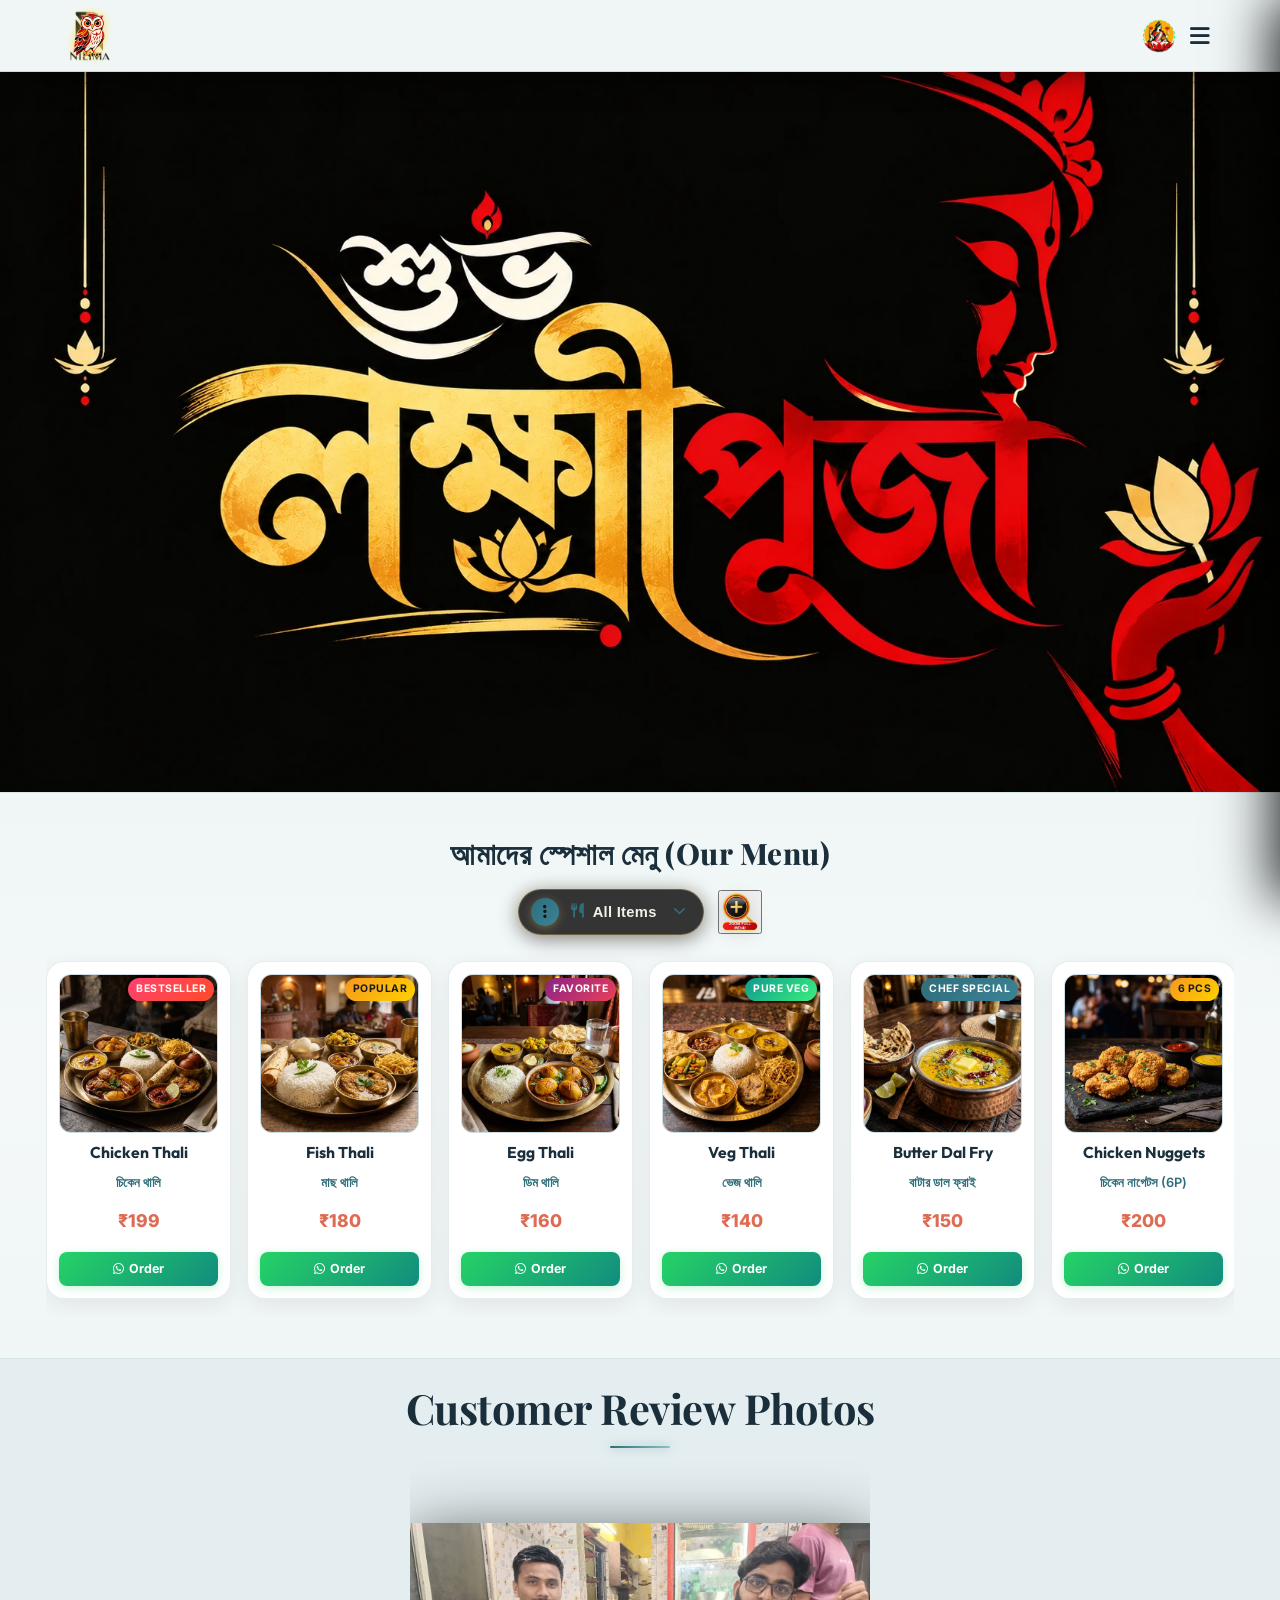
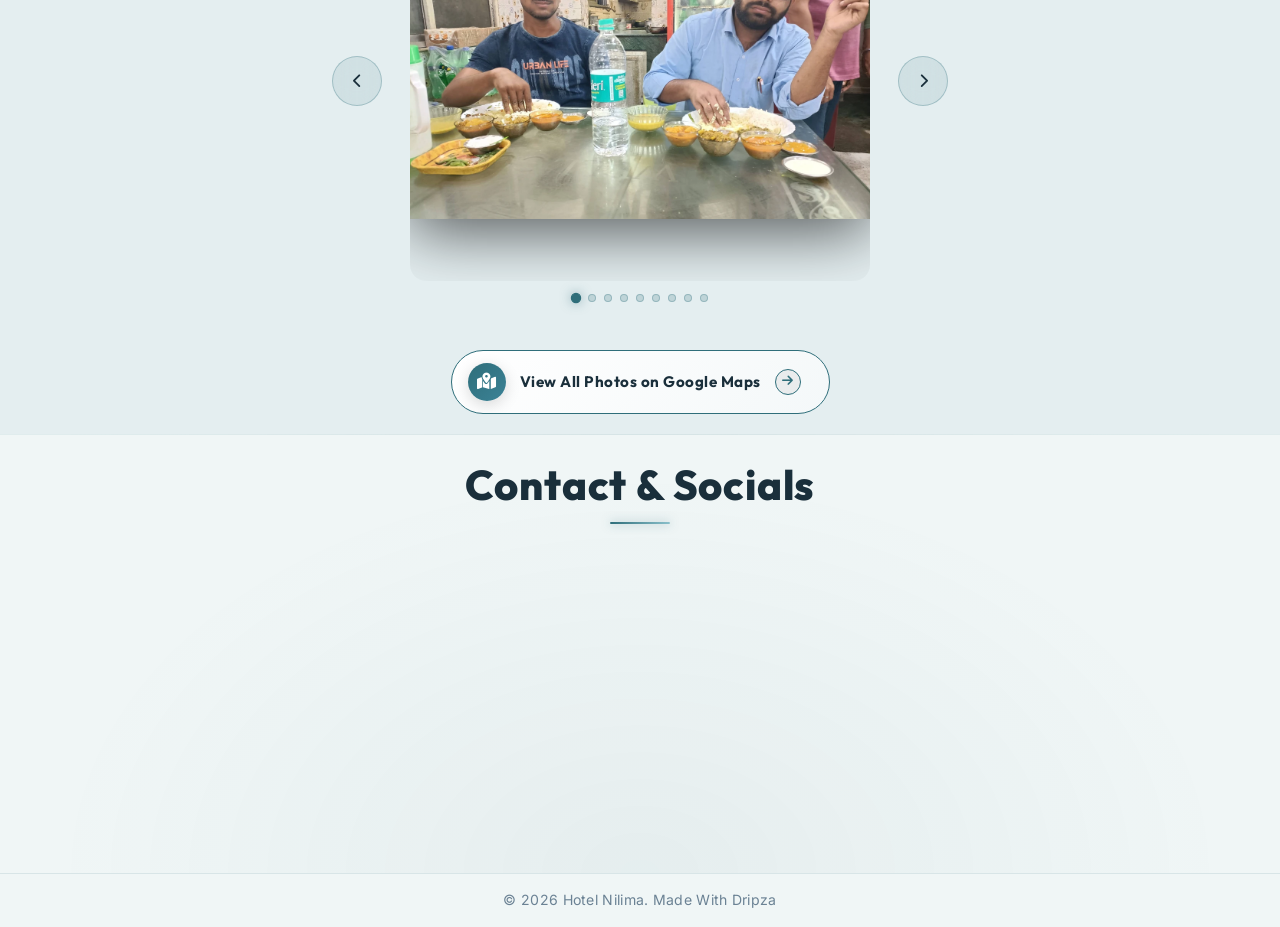
<file: index.html>
﻿<!DOCTYPE html>
<html lang="bn">
<head>
    <meta charset="UTF-8">
    <meta name="viewport" content="width=device-width, initial-scale=1.0">
    <title>Hotel Nilima</title>
    <link rel="icon" type="image/png" href="assets/hotel_nilima_logo.webp">
    <link href="https://fonts.googleapis.com/css2?family=Playfair+Display:wght@400;600;700;800&family=Outfit:wght@300;400;600;800&family=Inter:wght@300;400;500;600&display=swap" rel="stylesheet">
    <link rel="stylesheet" href="https://cdnjs.cloudflare.com/ajax/libs/font-awesome/6.4.0/css/all.min.css">
    <link rel="stylesheet" href="styles.css?v=1.3">
</head>
<body class="no-scroll">
    <!-- Preloader Screen -->
    <div id="preloader">
        <div class="preloader-content">
            <h1 class="preloader-title">Welcome to <br><span class="highlight">Hotel Nilima</span></h1>
            <div class="preloader-loader">
                <div class="loader-bar"></div>
            </div>
        </div>
    </div>
    <!-- Navbar -->
    <nav class="navbar">
        <div class="logo-container">
            <img src="assets/hotel_nilima_logo.webp" alt="Hotel Nilima Logo" class="logo-brand-img">
            <div class="logo-text-wrapper">
                <span class="animated-football-header" title="Mahalaya Special">
                    <img src="assets/lakshmi_puja_web_run_icon.webp" alt="Mahalaya Run Icon" style="object-fit: contain; filter: drop-shadow(0 0 5px rgba(255, 215, 0, 0.6));">
                </span>
                <span class="logo-text">Hotel Nilima</span>
            </div>
        </div>
        <span class="rath-yatra-header-text">শুভ লক্ষ্মীপূজা</span>
        <ul class="nav-links">
            <li><a href="#home">Home</a></li>
            <li><a href="#menu">Menu</a></li>
            <li><a href="#reviews">Reviews</a></li>
            <li><a href="#contact">Contact</a></li>
        </ul>
        <div class="navbar-actions">
            <!-- Rakhi Purnima Button for Poster -->
            <button class="fifa-btn" id="open-promo-modal-direct-btn" title="Show Mahalaya Special Poster">
                <div class="fifa-container">
                    <div class="fifa-magic-ring"></div>
                    <img src="assets/lakshmi_puja_web_icon.webp" alt="Mahalaya Special" class="fifa-svg" style="object-fit: contain;">
                </div>
            </button>
            
            <div class="hamburger">
                <i class="fas fa-bars"></i>
            </div>
        </div>
    </nav>

    <!-- Hero Section -->
    <section id="home" class="hero">
                <div class="hero-bg banner-box">
            <img src="assets/lakshmi_puja_greeting_banner.webp" alt="Durga Puja Festival Banner" class="active">
            <img src="assets/hero_banner_1.webp" alt="Hotel Nilima Banner 1">
            <img src="assets/hero_banner_2.webp" alt="Hotel Nilima Banner 2">
            <div class="overlay"></div>
        </div>
        </div>
        <!-- Click/Hover Zones for Banner Control -->
        <div class="hero-nav-zone left-zone" title="Previous Image"></div>
        <div class="hero-nav-zone right-zone" title="Next Image"></div>
    </section>

                <!-- Digital Restaurant Menu Section -->
    <section id="menu" class="main-menu-section">
        <div class="menu-header-wrapper">
            <div class="menu-eyebrow-container">
                <span class="menu-eyebrow">আমাদের স্পেশাল মেনু (Our Menu)</span>
            </div>
        </div>

        <!-- Menu Category Filter Tabs -->
                <!-- Menu Category Filter Dropdown (Three-Dot Filter Menu) -->
        <!-- Menu Filter and Zoom Controls Row -->
        <div class="menu-filter-controls-row">
            <div class="menu-filter-dropdown-wrapper" id="main-menu-filter-dropdown-wrapper">
            <button type="button" class="menu-filter-dots-btn" id="main-menu-filter-dots-btn" aria-expanded="false" aria-haspopup="true" title="Filter Menu">
                <span class="three-dots-icon-box">
                    <i class="fas fa-ellipsis-v"></i>
                </span>
                <span class="current-filter-label" id="main-current-filter-label">
                    <i class="fas fa-utensils"></i>
                    <span>All Items</span>
                </span>
                <i class="fas fa-chevron-down filter-dropdown-arrow"></i>
            </button>

            <!-- Dropdown List of Category Filter Options -->
            <div class="menu-filter-dropdown-menu" id="main-menu-filter-dropdown-menu">
                <div class="menu-filter-dropdown-header">
                    <span><i class="fas fa-filter"></i> Filter Category</span>
                </div>
                <div class="menu-filter-dropdown-list">
                    <button type="button" class="menu-tab-btn active" data-category="all">
                        <span class="tab-btn-content">
                            <i class="fas fa-utensils tab-icon"></i>
                            <span class="tab-title">All Items</span>
                        </span>
                        <i class="fas fa-check active-indicator-icon"></i>
                    </button>
                    <button type="button" class="menu-tab-btn" data-category="thali">
                        <span class="tab-btn-content">
                            <i class="fas fa-bowl-rice tab-icon"></i>
                            <span class="tab-title">Bengali Thali</span>
                        </span>
                        <i class="fas fa-check active-indicator-icon"></i>
                    </button>
                    <button type="button" class="menu-tab-btn" data-category="snacks">
                        <span class="tab-btn-content">
                            <i class="fas fa-burger tab-icon"></i>
                            <span class="tab-title">Breakfast & Snacks</span>
                        </span>
                        <i class="fas fa-check active-indicator-icon"></i>
                    </button>
                    <button type="button" class="menu-tab-btn" data-category="beverages">
                        <span class="tab-btn-content">
                            <i class="fas fa-mug-hot tab-icon"></i>
                            <span class="tab-title">Tea & Coffee</span>
                        </span>
                        <i class="fas fa-check active-indicator-icon"></i>
                    </button>
                    <button type="button" class="menu-tab-btn" data-category="extras">
                        <span class="tab-btn-content">
                            <i class="fas fa-plate-wheat tab-icon"></i>
                            <span class="tab-title">Sides & Extras</span>
                        </span>
                        <i class="fas fa-check active-indicator-icon"></i>
                    </button>
                </div>
            </div>
        </div>

            <!-- Zoom Full Menu Button on Right Side of Filter -->
            <button type="button" class="menu-zoom-img-btn" id="open-full-menu-modal-btn" title="Open Complete Menu Card (সম্পূর্ণ মেনু)">
                    <img src="assets/zoom_full_menu_icon.webp" alt="Zoom Full Menu" class="zoom-full-menu-img">
                </button>
        </div>
        

        <!-- Menu Cards Horizontal Side-Scroll Wrapper -->
        <div class="main-menu-scroll-wrapper">
            <div class="main-menu-scroll-track" id="main-restaurant-menu-scroll">
                
                <!-- 1. Chicken Thali -->
                <div class="food-menu-card" data-category="thali">
                    <div class="food-card-badge bestseller">Bestseller</div>
                    <div class="food-card-img-box">
                        <img src="assets/menu_chicken_thali.webp" alt="Chicken Thali" loading="lazy">
                    </div>
                    <div class="food-card-body">
                        <h3 class="food-title">Chicken Thali</h3>
                        <span class="bengali-title">চিকেন থালি</span>
                        <span class="food-price">₹199</span>
                        <a href="https://wa.me/917407466562?text=Hi%20Hotel%20Nilima,%20I%20want%20to%20order%20Chicken%20Thali%20(₹199)" target="_blank" class="food-order-btn">
                            <i class="fab fa-whatsapp"></i> Order
                        </a>
                    </div>
                </div>

                <!-- 2. Fish Thali -->
                <div class="food-menu-card" data-category="thali">
                    <div class="food-card-badge popular">Popular</div>
                    <div class="food-card-img-box">
                        <img src="assets/menu_fish_thali.webp" alt="Fish Thali" loading="lazy">
                    </div>
                    <div class="food-card-body">
                        <h3 class="food-title">Fish Thali</h3>
                        <span class="bengali-title">মাছ থালি</span>
                        <span class="food-price">₹180</span>
                        <a href="https://wa.me/917407466562?text=Hi%20Hotel%20Nilima,%20I%20want%20to%20order%20Fish%20Thali%20(₹180)" target="_blank" class="food-order-btn">
                            <i class="fab fa-whatsapp"></i> Order
                        </a>
                    </div>
                </div>

                <!-- 3. Egg Thali -->
                <div class="food-menu-card" data-category="thali">
                    <div class="food-card-badge special">Favorite</div>
                    <div class="food-card-img-box">
                        <img src="assets/menu_egg_thali.webp" alt="Egg Thali" loading="lazy">
                    </div>
                    <div class="food-card-body">
                        <h3 class="food-title">Egg Thali</h3>
                        <span class="bengali-title">ডিম থালি</span>
                        <span class="food-price">₹160</span>
                        <a href="https://wa.me/917407466562?text=Hi%20Hotel%20Nilima,%20I%20want%20to%20order%20Egg%20Thali%20(₹160)" target="_blank" class="food-order-btn">
                            <i class="fab fa-whatsapp"></i> Order
                        </a>
                    </div>
                </div>

                <!-- 4. Veg Thali -->
                <div class="food-menu-card" data-category="thali">
                    <div class="food-card-badge pure-veg">Pure Veg</div>
                    <div class="food-card-img-box">
                        <img src="assets/menu_veg_thali.webp" alt="Veg Thali" loading="lazy">
                    </div>
                    <div class="food-card-body">
                        <h3 class="food-title">Veg Thali</h3>
                        <span class="bengali-title">ভেজ থালি</span>
                        <span class="food-price">₹140</span>
                        <a href="https://wa.me/917407466562?text=Hi%20Hotel%20Nilima,%20I%20want%20to%20order%20Veg%20Thali%20(₹140)" target="_blank" class="food-order-btn">
                            <i class="fab fa-whatsapp"></i> Order
                        </a>
                    </div>
                </div>

                <!-- 5. Butter Dal Fry -->
                <div class="food-menu-card" data-category="extras">
                    <div class="food-card-badge chef">Chef Special</div>
                    <div class="food-card-img-box">
                        <img src="assets/menu_butter_dal_fry.webp" alt="Butter Dal Fry" loading="lazy">
                    </div>
                    <div class="food-card-body">
                        <h3 class="food-title">Butter Dal Fry</h3>
                        <span class="bengali-title">বাটার ডাল ফ্রাই</span>
                        <span class="food-price">₹150</span>
                        <a href="https://wa.me/917407466562?text=Hi%20Hotel%20Nilima,%20I%20want%20to%20order%20Butter%20Dal%20Fry%20(₹150)" target="_blank" class="food-order-btn">
                            <i class="fab fa-whatsapp"></i> Order
                        </a>
                    </div>
                </div>

                <!-- 6. Chicken Nuggets -->
                <div class="food-menu-card" data-category="snacks">
                    <div class="food-card-badge popular">6 Pcs</div>
                    <div class="food-card-img-box">
                        <img src="assets/menu_chicken_nuggets.webp" alt="Chicken Nuggets" loading="lazy">
                    </div>
                    <div class="food-card-body">
                        <h3 class="food-title">Chicken Nuggets</h3>
                        <span class="bengali-title">চিকেন নাগেটস (6P)</span>
                        <span class="food-price">₹200</span>
                        <a href="https://wa.me/917407466562?text=Hi%20Hotel%20Nilima,%20I%20want%20to%20order%20Chicken%20Nuggets%20(₹200)" target="_blank" class="food-order-btn">
                            <i class="fab fa-whatsapp"></i> Order
                        </a>
                    </div>
                </div>

                <!-- 7. Aloo Tikki -->
                <div class="food-menu-card" data-category="snacks">
                    <div class="food-card-badge pure-veg">Big Size</div>
                    <div class="food-card-img-box">
                        <img src="assets/menu_aloo_tikki.webp" alt="Aloo Tikki Big Size" loading="lazy">
                    </div>
                    <div class="food-card-body">
                        <h3 class="food-title">Aloo Tikki 6P</h3>
                        <span class="bengali-title">আলু টিক্কি (6P)</span>
                        <span class="food-price">₹180</span>
                        <a href="https://wa.me/917407466562?text=Hi%20Hotel%20Nilima,%20I%20want%20to%20order%20Aloo%20Tikki%20(₹180)" target="_blank" class="food-order-btn">
                            <i class="fab fa-whatsapp"></i> Order
                        </a>
                    </div>
                </div>

                <!-- 8. Egg Maggie -->
                <div class="food-menu-card" data-category="snacks">
                    <div class="food-card-badge popular">Hot</div>
                    <div class="food-card-img-box">
                        <img src="assets/menu_egg_maggie.webp" alt="Egg Maggie" loading="lazy">
                    </div>
                    <div class="food-card-body">
                        <h3 class="food-title">Egg Maggie</h3>
                        <span class="bengali-title">এগ ম্যাগি</span>
                        <span class="food-price">₹80</span>
                        <a href="https://wa.me/917407466562?text=Hi%20Hotel%20Nilima,%20I%20want%20to%20order%20Egg%20Maggie%20(₹80)" target="_blank" class="food-order-btn">
                            <i class="fab fa-whatsapp"></i> Order
                        </a>
                    </div>
                </div>

                <!-- 9. Veg Maggie -->
                <div class="food-menu-card" data-category="snacks">
                    <div class="food-card-badge pure-veg">Veg</div>
                    <div class="food-card-img-box">
                        <img src="assets/menu_egg_maggie.webp" alt="Veg Maggie" loading="lazy">
                    </div>
                    <div class="food-card-body">
                        <h3 class="food-title">Veg Maggie</h3>
                        <span class="bengali-title">ভেজ ম্যাগি</span>
                        <span class="food-price">₹60</span>
                        <a href="https://wa.me/917407466562?text=Hi%20Hotel%20Nilima,%20I%20want%20to%20order%20Veg%20Maggie%20(₹60)" target="_blank" class="food-order-btn">
                            <i class="fab fa-whatsapp"></i> Order
                        </a>
                    </div>
                </div>

                <!-- 10. Bread Omelette -->
                <div class="food-menu-card" data-category="snacks">
                    <div class="food-card-badge special">Breakfast</div>
                    <div class="food-card-img-box">
                        <img src="assets/menu6.webp" alt="Bread Omelette Jam Butter" loading="lazy">
                    </div>
                    <div class="food-card-body">
                        <h3 class="food-title">Bread Omelette</h3>
                        <span class="bengali-title">ব্রেড ওমলেট / জ্যাম</span>
                        <span class="food-price">₹60</span>
                        <a href="https://wa.me/917407466562?text=Hi%20Hotel%20Nilima,%20I%20want%20to%20order%20Bread%20Omelette%20(₹60)" target="_blank" class="food-order-btn">
                            <i class="fab fa-whatsapp"></i> Order
                        </a>
                    </div>
                </div>

                <!-- 11. Chai & Coffee -->
                <div class="food-menu-card" data-category="beverages">
                    <div class="food-card-badge special">Hot</div>
                    <div class="food-card-img-box">
                        <img src="assets/menu_tea_coffee.webp" alt="Coffee" loading="lazy">
                    </div>
                    <div class="food-card-body">
                        <h3 class="food-title">Milk / Black Coffee</h3>
                        <span class="bengali-title">কফি (Min 2 Cup)</span>
                        <span class="food-price">₹50</span>
                        <a href="https://wa.me/917407466562?text=Hi%20Hotel%20Nilima,%20I%20want%20to%20order%20Coffee" target="_blank" class="food-order-btn">
                            <i class="fab fa-whatsapp"></i> Order
                        </a>
                    </div>
                </div>

                <!-- 12. Milk / Black Tea -->
                <div class="food-menu-card" data-category="beverages">
                    <div class="food-card-badge bestseller">Chai</div>
                    <div class="food-card-img-box">
                        <img src="assets/menu_tea_coffee.webp" alt="Tea" loading="lazy">
                    </div>
                    <div class="food-card-body">
                        <h3 class="food-title">Black / Milk Tea</h3>
                        <span class="bengali-title">চা (Min 2 Cup)</span>
                        <span class="food-price">₹25</span>
                        <a href="https://wa.me/917407466562?text=Hi%20Hotel%20Nilima,%20I%20want%20to%20order%20Tea" target="_blank" class="food-order-btn">
                            <i class="fab fa-whatsapp"></i> Order
                        </a>
                    </div>
                </div>

                <!-- 13. Green Tea -->
                <div class="food-menu-card" data-category="beverages">
                    <div class="food-card-badge pure-veg">Healthy</div>
                    <div class="food-card-img-box">
                        <img src="assets/menu_tea_coffee.webp" alt="Green Tea" loading="lazy">
                    </div>
                    <div class="food-card-body">
                        <h3 class="food-title">Green Tea</h3>
                        <span class="bengali-title">গ্রিন টি (Min 2 Cup)</span>
                        <span class="food-price">₹40</span>
                        <a href="https://wa.me/917407466562?text=Hi%20Hotel%20Nilima,%20I%20want%20to%20order%20Green%20Tea" target="_blank" class="food-order-btn">
                            <i class="fab fa-whatsapp"></i> Order
                        </a>
                    </div>
                </div>

                <!-- 14. Extra Chicken 4P -->
                <div class="food-menu-card" data-category="extras">
                    <div class="food-card-badge popular">4 Pcs</div>
                    <div class="food-card-img-box">
                        <img src="assets/menu_chicken_thali.webp" alt="Extra Chicken" loading="lazy">
                    </div>
                    <div class="food-card-body">
                        <h3 class="food-title">Extra Chicken (4P)</h3>
                        <span class="bengali-title">চিকেন কারি (4P)</span>
                        <span class="food-price">₹180</span>
                        <a href="https://wa.me/917407466562?text=Hi%20Hotel%20Nilima,%20I%20want%20to%20order%20Extra%20Chicken%204P%20(₹180)" target="_blank" class="food-order-btn">
                            <i class="fab fa-whatsapp"></i> Order
                        </a>
                    </div>
                </div>

                <!-- 15. Extra Mutton 1P -->
                <div class="food-menu-card" data-category="extras">
                    <div class="food-card-badge special">Special</div>
                    <div class="food-card-img-box">
                        <img src="assets/menu3.webp" alt="Extra Mutton" loading="lazy">
                    </div>
                    <div class="food-card-body">
                        <h3 class="food-title">Extra Mutton (1P)</h3>
                        <span class="bengali-title">মটন (স্পেশাল অর্ডার)</span>
                        <span class="food-price">₹80</span>
                        <a href="https://wa.me/917407466562?text=Hi%20Hotel%20Nilima,%20I%20want%20to%20order%20Extra%20Mutton%20(₹80)" target="_blank" class="food-order-btn">
                            <i class="fab fa-whatsapp"></i> Order
                        </a>
                    </div>
                </div>

                <!-- 16. Extra Fish 1P -->
                <div class="food-menu-card" data-category="extras">
                    <div class="food-card-badge popular">1 Pc</div>
                    <div class="food-card-img-box">
                        <img src="assets/menu_fish_thali.webp" alt="Extra Fish" loading="lazy">
                    </div>
                    <div class="food-card-body">
                        <h3 class="food-title">Extra Fish (1P)</h3>
                        <span class="bengali-title">মাছ ১ পিস</span>
                        <span class="food-price">₹80</span>
                        <a href="https://wa.me/917407466562?text=Hi%20Hotel%20Nilima,%20I%20want%20to%20order%20Extra%20Fish%20(₹80)" target="_blank" class="food-order-btn">
                            <i class="fab fa-whatsapp"></i> Order
                        </a>
                    </div>
                </div>

                <!-- 17. Green Salad -->
                <div class="food-menu-card" data-category="extras">
                    <div class="food-card-badge pure-veg">Fresh</div>
                    <div class="food-card-img-box">
                        <img src="assets/menu_veg_thali.webp" alt="Green Salad" loading="lazy">
                    </div>
                    <div class="food-card-body">
                        <h3 class="food-title">Green Salad</h3>
                        <span class="bengali-title">গ্রিন স্যালাড</span>
                        <span class="food-price">₹100</span>
                        <a href="https://wa.me/917407466562?text=Hi%20Hotel%20Nilima,%20I%20want%20to%20order%20Green%20Salad%20(₹100)" target="_blank" class="food-order-btn">
                            <i class="fab fa-whatsapp"></i> Order
                        </a>
                    </div>
                </div>

                <!-- 18. Extra Egg (2P) -->
                <div class="food-menu-card" data-category="extras">
                    <div class="food-card-badge special">2 Pcs</div>
                    <div class="food-card-img-box">
                        <img src="assets/menu_egg_thali.webp" alt="Extra Egg 2P" loading="lazy">
                    </div>
                    <div class="food-card-body">
                        <h3 class="food-title">Extra Egg (2P)</h3>
                        <span class="bengali-title">ডিম (২ পিস)</span>
                        <span class="food-price">₹50</span>
                        <a href="https://wa.me/917407466562?text=Hi%20Hotel%20Nilima,%20I%20want%20to%20order%20Extra%20Egg%202P%20(₹50)" target="_blank" class="food-order-btn">
                            <i class="fab fa-whatsapp"></i> Order
                        </a>
                    </div>
                </div>

                <!-- 19. Extra Rice -->
                <div class="food-menu-card" data-category="extras">
                    <div class="food-card-badge popular">1 Plate</div>
                    <div class="food-card-img-box">
                        <img src="assets/menu_veg_thali.webp" alt="Extra Rice" loading="lazy">
                    </div>
                    <div class="food-card-body">
                        <h3 class="food-title">Extra Rice</h3>
                        <span class="bengali-title">এক্সট্রা ভাত</span>
                        <span class="food-price">₹50</span>
                        <a href="https://wa.me/917407466562?text=Hi%20Hotel%20Nilima,%20I%20want%20to%20order%20Extra%20Rice%20(₹50)" target="_blank" class="food-order-btn">
                            <i class="fab fa-whatsapp"></i> Order
                        </a>
                    </div>
                </div>

                <!-- 20. Extra Misti / Papad / Roti -->
                <div class="food-menu-card" data-category="extras">
                    <div class="food-card-badge pure-veg">Per Pc</div>
                    <div class="food-card-img-box">
                        <img src="assets/menu2.webp" alt="Extra Misti Papad Roti" loading="lazy">
                    </div>
                    <div class="food-card-body">
                        <h3 class="food-title">Extra Misti / Papad / Roti</h3>
                        <span class="bengali-title">মিষ্টি / পাঁপড় / রুটি</span>
                        <span class="food-price">₹10</span>
                        <a href="https://wa.me/917407466562?text=Hi%20Hotel%20Nilima,%20I%20want%20to%20order%20Extra%20Misti%20Papad%20Roti%20(₹10)" target="_blank" class="food-order-btn">
                            <i class="fab fa-whatsapp"></i> Order
                        </a>
                    </div>
                </div>

                <!-- 21. Extra Sabji / Dal / Vaji -->
                <div class="food-menu-card" data-category="extras">
                    <div class="food-card-badge pure-veg">Side Bowl</div>
                    <div class="food-card-img-box">
                        <img src="assets/menu_butter_dal_fry.webp" alt="Extra Sabji Dal Vaji" loading="lazy">
                    </div>
                    <div class="food-card-body">
                        <h3 class="food-title">Extra Sabji / Dal / Vaji</h3>
                        <span class="bengali-title">সবজি / ডাল / ভাজি</span>
                        <span class="food-price">₹30</span>
                        <a href="https://wa.me/917407466562?text=Hi%20Hotel%20Nilima,%20I%20want%20to%20order%20Extra%20Sabji%20Dal%20Vaji%20(₹30)" target="_blank" class="food-order-btn">
                            <i class="fab fa-whatsapp"></i> Order
                        </a>
                    </div>
                </div>

                <!-- 18. Water Bottle -->
                <div class="food-menu-card" data-category="beverages">
                    <div class="food-card-badge pure-veg">Mineral</div>
                    <div class="food-card-img-box">
                        <img src="assets/menu5.webp" alt="Water Bottle" loading="lazy">
                    </div>
                    <div class="food-card-body">
                        <h3 class="food-title">Water Bottle</h3>
                        <span class="bengali-title">জল 1L / 2L</span>
                        <span class="food-price">₹20 / ₹30</span>
                        <a href="https://wa.me/917407466562?text=Hi%20Hotel%20Nilima,%20I%20want%20to%20order%20Water%20Bottle" target="_blank" class="food-order-btn">
                            <i class="fab fa-whatsapp"></i> Order
                        </a>
                    </div>
                </div>

            </div>
        </div>
    </section>

    <!-- Reviews Section (Photo Gallery) -->
    <section id="reviews" class="reviews-section">
        <h2 class="section-title">Customer Review Photos</h2>
        <div class="reviews-slider-container">
            <div class="reviews-slider">
                <div class="review-slide active">
                    <img src="assets/review_1.webp" alt="Customer Review 1">
                </div>
                <div class="review-slide">
                    <img src="assets/review_2.webp" alt="Customer Review 2">
                </div>
                <div class="review-slide">
                    <img src="assets/review_3.webp" alt="Customer Review 3">
                </div>
                <div class="review-slide">
                    <img src="assets/review_4.webp" alt="Customer Review 4">
                </div>
                <div class="review-slide">
                    <img src="assets/review_5.webp" alt="Customer Review 5">
                </div>
                <div class="review-slide">
                    <img src="assets/review_6.webp" alt="Customer Review 6">
                </div>
                <div class="review-slide">
                    <img src="assets/review_7.webp" alt="Customer Review 7">
                </div>
                <div class="review-slide">
                    <img src="assets/review_8.webp" alt="Customer Review 8">
                </div>
                <div class="review-slide">
                    <img src="assets/review_9.webp" alt="Customer Review 9">
                </div>
            </div>
            
            <!-- Slider Controls -->
            <button class="slider-btn prev-btn"><i class="fas fa-chevron-left"></i></button>
            <button class="slider-btn next-btn"><i class="fas fa-chevron-right"></i></button>
            
            <!-- Slider Dots -->
            <div class="slider-dots">
                <span class="dot active" data-index="0"></span>
                <span class="dot" data-index="1"></span>
                <span class="dot" data-index="2"></span>
                <span class="dot" data-index="3"></span>
                <span class="dot" data-index="4"></span>
                <span class="dot" data-index="5"></span>
                <span class="dot" data-index="6"></span>
                <span class="dot" data-index="7"></span>
                <span class="dot" data-index="8"></span>
            </div>
        </div>
        <div style="text-align: center; margin-top: 3rem;">
            <div class="reviews-cta-wrapper">
            <a href="https://maps.app.goo.gl/4BUwGFvJfHEfZMgF7" target="_blank" class="modern-maps-btn" title="Open Google Maps Gallery">
                <span class="maps-icon-badge"><i class="fas fa-map-marked-alt"></i></span>
                <span class="maps-btn-text">View All Photos on Google Maps</span>
                <span class="maps-arrow-circle"><i class="fas fa-arrow-right"></i></span>
            </a>
        </div>
        </div>
    </section>

    <!-- Contact & Footer -->
    <section id="contact" class="contact-section">
        <h2 class="section-title">Contact & Socials</h2>
        <div class="contact-container glassmorphism">
            <div class="contact-info">
                <h2>Visit Us</h2>
                <div class="info-item">
                    <a href="https://maps.app.goo.gl/AGFCUpH74Jsw3LZi7" target="_blank" style="color: inherit; text-decoration: none; display: flex; align-items: center; gap: 15px;">
                        <i class="fas fa-map-marker-alt"></i>
                        <p>Vivekananda Mukto Mancho ( Radhabazar Park ), Poramatala Rd, Nabadwip, West Bengal 741302</p>
                    </a>
                </div>
                <div class="info-item">
                    <a href="tel:+919999999999" style="color: inherit; text-decoration: none; display: flex; align-items: center; gap: 15px;">
                        <i class="fas fa-phone-alt"></i>
                        <p>+91 9999999999</p>
                    </a>
                </div>
                <div class="info-item">
                    <a href="mailto:info@hotelnilima.com" style="color: inherit; text-decoration: none; display: flex; align-items: center; gap: 15px;">
                        <i class="fas fa-envelope"></i>
                        <p>info@hotelnilima.com</p>
                    </a>
                </div>
            </div>
            <div class="social-links">
                <h2>Follow Us</h2>
                <div class="social-icons">
                    <a href="#" class="social-icon"><i class="fab fa-instagram"></i></a>
                    <a href="#" class="social-icon"><i class="fab fa-facebook-f"></i></a>
                    <a href="#" class="social-icon"><i class="fab fa-youtube"></i></a>
                    <a href="https://wa.me/919999999999" target="_blank" class="social-icon" title="Chat on WhatsApp"><i class="fab fa-whatsapp"></i></a>
                    <a href="https://maps.app.goo.gl/AGFCUpH74Jsw3LZi7" target="_blank" class="social-icon" title="View Location"><i class="fas fa-map-marker-alt"></i></a>
                </div>
            </div>
        </div>
    </section>

    <footer>
        <p>&copy; 2026 Hotel Nilima. Made With Dripza</p>
    </footer>



    <!-- Full Menu Interactive Modal -->
    <div class="full-menu-modal" id="full-menu-modal" aria-hidden="true">
        <div class="full-menu-modal-overlay" id="full-menu-modal-overlay"></div>
        <div class="full-menu-modal-container">
            <!-- Modal Sticky Top Header Container (Header + Hero Title + Search + Category Tabs) -->
            <div class="full-menu-modal-top-section">
                <!-- Modal Header -->
                <div class="full-menu-modal-header">
                    <div class="full-menu-modal-header-left">
                        <button class="menu-modal-close-btn" id="close-full-menu-modal-btn" aria-label="Close Full Menu">
                            <i class="fas fa-arrow-left"></i> <span>Back</span>
                        </button>
                        <div class="full-menu-modal-title">
                            Hotel Nilima
                        </div>
                    </div>
                    <div class="full-menu-modal-header-right">
                        <a href="#modal-order-timings" class="menu-modal-timing-btn" id="modal-timing-btn" title="Order Timings">
                            <i class="fas fa-clock"></i> <span>Timings</span>
                        </a>
                        <a href="tel:917407466562" class="menu-modal-call-btn">
                            <i class="fas fa-phone-alt"></i> <span>917407466562</span>
                        </a>
                        <button class="menu-modal-close-icon-btn" id="close-full-menu-icon-btn" aria-label="Close">
                            <i class="fas fa-times"></i>
                        </button>
                    </div>
                </div>

                <!-- Modal Hero Header -->
                <div class="full-menu-hero">
                    <h1>Complete Menu Card <span class="bengali-heading">আমাদের সম্পূর্ণ ডিজিটাল মেনু</span></h1>
                </div>

                <!-- Search Bar & Category Filter Tabs -->
                <div class="menu-control-bar">
                    

                    <!-- Modal Category Filter Dropdown (Three-Dot Filter Menu) -->
                    <div class="menu-filter-dropdown-wrapper" id="modal-menu-filter-dropdown-wrapper">
            <button type="button" class="menu-filter-dots-btn" id="modal-menu-filter-dots-btn" aria-expanded="false" aria-haspopup="true" title="Filter Menu">
                <span class="three-dots-icon-box">
                    <i class="fas fa-ellipsis-v"></i>
                </span>
                <span class="current-filter-label" id="modal-current-filter-label">
                    <i class="fas fa-utensils"></i>
                    <span>All Items</span>
                </span>
                <i class="fas fa-chevron-down filter-dropdown-arrow"></i>
            </button>

            <!-- Dropdown List of Category Filter Options -->
            <div class="menu-filter-dropdown-menu" id="modal-menu-filter-dropdown-menu">
                <div class="menu-filter-dropdown-header">
                    <span><i class="fas fa-filter"></i> Filter Category</span>
                </div>
                <div class="menu-filter-dropdown-list">
                    <button type="button" class="menu-tab-btn active" data-category="all">
                        <span class="tab-btn-content">
                            <i class="fas fa-utensils tab-icon"></i>
                            <span class="tab-title">All Items</span>
                        </span>
                        <i class="fas fa-check active-indicator-icon"></i>
                    </button>
                    <button type="button" class="menu-tab-btn" data-category="thali">
                        <span class="tab-btn-content">
                            <i class="fas fa-bowl-rice tab-icon"></i>
                            <span class="tab-title">Bengali Thali</span>
                        </span>
                        <i class="fas fa-check active-indicator-icon"></i>
                    </button>
                    <button type="button" class="menu-tab-btn" data-category="snacks">
                        <span class="tab-btn-content">
                            <i class="fas fa-burger tab-icon"></i>
                            <span class="tab-title">Breakfast & Snacks</span>
                        </span>
                        <i class="fas fa-check active-indicator-icon"></i>
                    </button>
                    <button type="button" class="menu-tab-btn" data-category="beverages">
                        <span class="tab-btn-content">
                            <i class="fas fa-mug-hot tab-icon"></i>
                            <span class="tab-title">Tea & Coffee</span>
                        </span>
                        <i class="fas fa-check active-indicator-icon"></i>
                    </button>
                    <button type="button" class="menu-tab-btn" data-category="extras">
                        <span class="tab-btn-content">
                            <i class="fas fa-plate-wheat tab-icon"></i>
                            <span class="tab-title">Sides & Extras</span>
                        </span>
                        <i class="fas fa-check active-indicator-icon"></i>
                    </button>
                </div>
            </div>
                </div>

                    <div class="search-box-wrapper">
                        <i class="fas fa-search"></i>
                        <input type="text" id="modal-menu-search-input" placeholder="খাবারের নাম লিখে খুঁজুন (Search dishes...)" autocomplete="off" enterkeyhint="search">
                        <button type="button" id="modal-menu-search-clear" class="search-clear-btn" aria-label="Clear search" title="à¦®à§à¦›à§‡ à¦«à§‡à¦²à§à¦¨ (Clear)">
                            <i class="fas fa-times"></i>
                        </button>
                    </div>
            </div>
            </div>

            <div class="full-menu-modal-body">
                <!-- Complete Menu Card Grid -->
                <div class="compact-menu-grid-container">
                    <div class="compact-grid" id="modal-full-menu-grid">

                        <!-- 1. Chicken Thali -->
                        <div class="food-menu-card" data-category="thali" data-keywords="chicken thali murgi murgir mangsho rice dal sabji thali">
                            <div class="food-card-badge bestseller">Bestseller</div>
                            <div class="food-card-img-box">
                                <img src="assets/menu_chicken_thali.webp" alt="Chicken Thali" loading="lazy">
                            </div>
                            <div class="food-card-body">
                                <h3 class="food-title">Chicken Thali</h3>
                                <span class="bengali-title">চিকেন থালি</span>
                                <span class="food-price">₹199</span>
                                <a href="https://wa.me/917407466562?text=Hi%20Hotel%20Nilima,%20I%20want%20to%20order%20Chicken%20Thali%20(₹199)" target="_blank" class="food-order-btn">
                                    <i class="fab fa-whatsapp"></i> Order
                                </a>
                            </div>
                        </div>

                        <!-- 2. Fish Thali -->
                        <div class="food-menu-card" data-category="thali" data-keywords="fish thali macher thali mach jhol rui katla rice dal thali">
                            <div class="food-card-badge popular">Popular</div>
                            <div class="food-card-img-box">
                                <img src="assets/menu_fish_thali.webp" alt="Fish Thali" loading="lazy">
                            </div>
                            <div class="food-card-body">
                                <h3 class="food-title">Fish Thali</h3>
                                <span class="bengali-title">মাছ থালি</span>
                                <span class="food-price">₹180</span>
                                <a href="https://wa.me/917407466562?text=Hi%20Hotel%20Nilima,%20I%20want%20to%20order%20Fish%20Thali%20(₹180)" target="_blank" class="food-order-btn">
                                    <i class="fab fa-whatsapp"></i> Order
                                </a>
                            </div>
                        </div>

                        <!-- 3. Egg Thali -->
                        <div class="food-menu-card" data-category="thali" data-keywords="egg thali dimer thali dim kosha rice dal thali">
                            <div class="food-card-badge special">Favorite</div>
                            <div class="food-card-img-box">
                                <img src="assets/menu_egg_thali.webp" alt="Egg Thali" loading="lazy">
                            </div>
                            <div class="food-card-body">
                                <h3 class="food-title">Egg Thali</h3>
                                <span class="bengali-title">ডিম থালি</span>
                                <span class="food-price">₹160</span>
                                <a href="https://wa.me/917407466562?text=Hi%20Hotel%20Nilima,%20I%20want%20to%20order%20Egg%20Thali%20(₹160)" target="_blank" class="food-order-btn">
                                    <i class="fab fa-whatsapp"></i> Order
                                </a>
                            </div>
                        </div>

                        <!-- 4. Veg Thali -->
                        <div class="food-menu-card" data-category="thali" data-keywords="veg thali niramish thali paneer dal sabji rice mishti doi">
                            <div class="food-card-badge pure-veg">Pure Veg</div>
                            <div class="food-card-img-box">
                                <img src="assets/menu_veg_thali.webp" alt="Veg Thali" loading="lazy">
                            </div>
                            <div class="food-card-body">
                                <h3 class="food-title">Veg Thali</h3>
                                <span class="bengali-title">ভেজ থালি</span>
                                <span class="food-price">₹140</span>
                                <a href="https://wa.me/917407466562?text=Hi%20Hotel%20Nilima,%20I%20want%20to%20order%20Veg%20Thali%20(₹140)" target="_blank" class="food-order-btn">
                                    <i class="fab fa-whatsapp"></i> Order
                                </a>
                            </div>
                        </div>

                        <!-- 5. Butter Dal Fry -->
                        <div class="food-menu-card" data-category="extras" data-keywords="butter dal fry yellow dal tadka veg">
                            <div class="food-card-badge chef">Chef Special</div>
                            <div class="food-card-img-box">
                                <img src="assets/menu_butter_dal_fry.webp" alt="Butter Dal Fry" loading="lazy">
                            </div>
                            <div class="food-card-body">
                                <h3 class="food-title">Butter Dal Fry</h3>
                                <span class="bengali-title">বাটার ডাল ফ্রাই</span>
                                <span class="food-price">₹150</span>
                                <a href="https://wa.me/917407466562?text=Hi%20Hotel%20Nilima,%20I%20want%20to%20order%20Butter%20Dal%20Fry%20(₹150)" target="_blank" class="food-order-btn">
                                    <i class="fab fa-whatsapp"></i> Order
                                </a>
                            </div>
                        </div>

                        <!-- 6. Chicken Nuggets (6P) -->
                        <div class="food-menu-card" data-category="snacks" data-keywords="chicken nuggets 6p fried snacks non-veg">
                            <div class="food-card-badge popular">6 Pcs</div>
                            <div class="food-card-img-box">
                                <img src="assets/menu_chicken_nuggets.webp" alt="Chicken Nuggets" loading="lazy">
                            </div>
                            <div class="food-card-body">
                                <h3 class="food-title">Chicken Nuggets</h3>
                                <span class="bengali-title">চিকেন নাগেটস (6P)</span>
                                <span class="food-price">₹200</span>
                                <a href="https://wa.me/917407466562?text=Hi%20Hotel%20Nilima,%20I%20want%20to%20order%20Chicken%20Nuggets%20(₹200)" target="_blank" class="food-order-btn">
                                    <i class="fab fa-whatsapp"></i> Order
                                </a>
                            </div>
                        </div>

                        <!-- 7. Aloo Tikki Big Size (6P) -->
                        <div class="food-menu-card" data-category="snacks" data-keywords="aloo tikki potato cutlet snacks big size veg">
                            <div class="food-card-badge pure-veg">Big Size</div>
                            <div class="food-card-img-box">
                                <img src="assets/menu_aloo_tikki.webp" alt="Aloo Tikki Big Size" loading="lazy">
                            </div>
                            <div class="food-card-body">
                                <h3 class="food-title">Aloo Tikki 6P</h3>
                                <span class="bengali-title">আলু টিক্কি (6P)</span>
                                <span class="food-price">₹180</span>
                                <a href="https://wa.me/917407466562?text=Hi%20Hotel%20Nilima,%20I%20want%20to%20order%20Aloo%20Tikki%20(₹180)" target="_blank" class="food-order-btn">
                                    <i class="fab fa-whatsapp"></i> Order
                                </a>
                            </div>
                        </div>

                        <!-- 8. Egg Maggie -->
                        <div class="food-menu-card" data-category="snacks" data-keywords="egg maggie noodles masala snacks">
                            <div class="food-card-badge popular">Hot</div>
                            <div class="food-card-img-box">
                                <img src="assets/menu_egg_maggie.webp" alt="Egg Maggie" loading="lazy">
                            </div>
                            <div class="food-card-body">
                                <h3 class="food-title">Egg Maggie</h3>
                                <span class="bengali-title">এগ ম্যাগি</span>
                                <span class="food-price">₹80</span>
                                <a href="https://wa.me/917407466562?text=Hi%20Hotel%20Nilima,%20I%20want%20to%20order%20Egg%20Maggie%20(₹80)" target="_blank" class="food-order-btn">
                                    <i class="fab fa-whatsapp"></i> Order
                                </a>
                            </div>
                        </div>

                        <!-- 9. Veg Maggie -->
                        <div class="food-menu-card" data-category="snacks" data-keywords="veg maggie masala noodles snacks vegetarian">
                            <div class="food-card-badge pure-veg">Veg</div>
                            <div class="food-card-img-box">
                                <img src="assets/menu_egg_maggie.webp" alt="Veg Maggie" loading="lazy">
                            </div>
                            <div class="food-card-body">
                                <h3 class="food-title">Veg Maggie</h3>
                                <span class="bengali-title">ভেজ ম্যাগি</span>
                                <span class="food-price">₹60</span>
                                <a href="https://wa.me/917407466562?text=Hi%20Hotel%20Nilima,%20I%20want%20to%20order%20Veg%20Maggie%20(₹60)" target="_blank" class="food-order-btn">
                                    <i class="fab fa-whatsapp"></i> Order
                                </a>
                            </div>
                        </div>

                        <!-- 10. Bread Omelette / Jam / Butter -->
                        <div class="food-menu-card" data-category="snacks" data-keywords="bread omelette jam butter breakfast toast egg">
                            <div class="food-card-badge special">Breakfast</div>
                            <div class="food-card-img-box">
                                <img src="assets/menu6.webp" alt="Bread Omelette Jam Butter" loading="lazy">
                            </div>
                            <div class="food-card-body">
                                <h3 class="food-title">Bread Omelette</h3>
                                <span class="bengali-title">ব্রেড ওমলেট / জ্যাম</span>
                                <span class="food-price">₹60</span>
                                <a href="https://wa.me/917407466562?text=Hi%20Hotel%20Nilima,%20I%20want%20to%20order%20Bread%20Omelette%20(₹60)" target="_blank" class="food-order-btn">
                                    <i class="fab fa-whatsapp"></i> Order
                                </a>
                            </div>
                        </div>

                        <!-- 11. Milk / Black Coffee -->
                        <div class="food-menu-card" data-category="beverages" data-keywords="coffee milk coffee black coffee hot drink beverages espresso">
                            <div class="food-card-badge special">Hot</div>
                            <div class="food-card-img-box">
                                <img src="assets/menu_tea_coffee.webp" alt="Milk and Black Coffee" loading="lazy">
                            </div>
                            <div class="food-card-body">
                                <h3 class="food-title">Milk / Black Coffee</h3>
                                <span class="bengali-title">কফি (Min 2 Cup)</span>
                                <span class="food-price">₹50</span>
                                <a href="https://wa.me/917407466562?text=Hi%20Hotel%20Nilima,%20I%20want%20to%20order%20Coffee" target="_blank" class="food-order-btn">
                                    <i class="fab fa-whatsapp"></i> Order
                                </a>
                            </div>
                        </div>

                        <!-- 12. Black / Milk Tea -->
                        <div class="food-menu-card" data-category="beverages" data-keywords="tea chai milk tea black tea masala chai beverage">
                            <div class="food-card-badge bestseller">Chai</div>
                            <div class="food-card-img-box">
                                <img src="assets/menu_tea_coffee.webp" alt="Black and Milk Tea" loading="lazy">
                            </div>
                            <div class="food-card-body">
                                <h3 class="food-title">Black / Milk Tea</h3>
                                <span class="bengali-title">চা (Min 2 Cup)</span>
                                <span class="food-price">₹25</span>
                                <a href="https://wa.me/917407466562?text=Hi%20Hotel%20Nilima,%20I%20want%20to%20order%20Tea" target="_blank" class="food-order-btn">
                                    <i class="fab fa-whatsapp"></i> Order
                                </a>
                            </div>
                        </div>

                        <!-- 13. Green Tea -->
                        <div class="food-menu-card" data-category="beverages" data-keywords="green tea healthy detox hot beverage">
                            <div class="food-card-badge pure-veg">Healthy</div>
                            <div class="food-card-img-box">
                                <img src="assets/menu_tea_coffee.webp" alt="Green Tea" loading="lazy">
                            </div>
                            <div class="food-card-body">
                                <h3 class="food-title">Green Tea</h3>
                                <span class="bengali-title">গ্রিন টি (Min 2 Cup)</span>
                                <span class="food-price">₹40</span>
                                <a href="https://wa.me/917407466562?text=Hi%20Hotel%20Nilima,%20I%20want%20to%20order%20Green%20Tea" target="_blank" class="food-order-btn">
                                    <i class="fab fa-whatsapp"></i> Order
                                </a>
                            </div>
                        </div>

                        <!-- 14. Extra Chicken (4P) -->
                        <div class="food-menu-card" data-category="extras" data-keywords="extra chicken 4p murgir mangsho chicken curry side non-veg">
                            <div class="food-card-badge popular">4 Pcs</div>
                            <div class="food-card-img-box">
                                <img src="assets/menu_chicken_thali.webp" alt="Extra Chicken 4P" loading="lazy">
                            </div>
                            <div class="food-card-body">
                                <h3 class="food-title">Extra Chicken (4P)</h3>
                                <span class="bengali-title">চিকেন কারি (4P)</span>
                                <span class="food-price">₹180</span>
                                <a href="https://wa.me/917407466562?text=Hi%20Hotel%20Nilima,%20I%20want%20to%20order%20Extra%20Chicken%204P%20(₹180)" target="_blank" class="food-order-btn">
                                    <i class="fab fa-whatsapp"></i> Order
                                </a>
                            </div>
                        </div>

                        <!-- 15. Extra Mutton (1P - Special Order) -->
                        <div class="food-menu-card" data-category="extras" data-keywords="extra mutton 1p khasi mangsho mutton kosha special non-veg">
                            <div class="food-card-badge special">Special</div>
                            <div class="food-card-img-box">
                                <img src="assets/menu3.webp" alt="Extra Mutton 1P" loading="lazy">
                            </div>
                            <div class="food-card-body">
                                <h3 class="food-title">Extra Mutton (1P)</h3>
                                <span class="bengali-title">মটন (স্পেশাল অর্ডার)</span>
                                <span class="food-price">₹80</span>
                                <a href="https://wa.me/917407466562?text=Hi%20Hotel%20Nilima,%20I%20want%20to%20order%20Extra%20Mutton%20(₹80)" target="_blank" class="food-order-btn">
                                    <i class="fab fa-whatsapp"></i> Order
                                </a>
                            </div>
                        </div>

                        <!-- 16. Extra Fish (1P) -->
                        <div class="food-menu-card" data-category="extras" data-keywords="extra fish 1p macher jhol rui katla side non-veg">
                            <div class="food-card-badge popular">1 Pc</div>
                            <div class="food-card-img-box">
                                <img src="assets/menu_fish_thali.webp" alt="Extra Fish 1P" loading="lazy">
                            </div>
                            <div class="food-card-body">
                                <h3 class="food-title">Extra Fish (1P)</h3>
                                <span class="bengali-title">মাছ ১ পিস</span>
                                <span class="food-price">₹80</span>
                                <a href="https://wa.me/917407466562?text=Hi%20Hotel%20Nilima,%20I%20want%20to%20order%20Extra%20Fish%20(₹80)" target="_blank" class="food-order-btn">
                                    <i class="fab fa-whatsapp"></i> Order
                                </a>
                            </div>
                        </div>

                        <!-- 17. Green Salad -->
                        <div class="food-menu-card" data-category="extras" data-keywords="green salad cucumber tomato onion lemon salad veg">
                            <div class="food-card-badge pure-veg">Fresh</div>
                            <div class="food-card-img-box">
                                <img src="assets/menu_veg_thali.webp" alt="Green Salad" loading="lazy">
                            </div>
                            <div class="food-card-body">
                                <h3 class="food-title">Green Salad</h3>
                                <span class="bengali-title">গ্রিন স্যালাড</span>
                                <span class="food-price">₹100</span>
                                <a href="https://wa.me/917407466562?text=Hi%20Hotel%20Nilima,%20I%20want%20to%20order%20Green%20Salad%20(₹100)" target="_blank" class="food-order-btn">
                                    <i class="fab fa-whatsapp"></i> Order
                                </a>
                            </div>
                        </div>

                        <!-- 18. Extra Egg (2P) -->
                        <div class="food-menu-card" data-category="extras" data-keywords="extra egg 2p dim egg curry side non-veg">
                            <div class="food-card-badge special">2 Pcs</div>
                            <div class="food-card-img-box">
                                <img src="assets/menu_egg_thali.webp" alt="Extra Egg 2P" loading="lazy">
                            </div>
                            <div class="food-card-body">
                                <h3 class="food-title">Extra Egg (2P)</h3>
                                <span class="bengali-title">ডিম (২ পিস)</span>
                                <span class="food-price">₹50</span>
                                <a href="https://wa.me/917407466562?text=Hi%20Hotel%20Nilima,%20I%20want%20to%20order%20Extra%20Egg%202P%20(₹50)" target="_blank" class="food-order-btn">
                                    <i class="fab fa-whatsapp"></i> Order
                                </a>
                            </div>
                        </div>

                        <!-- 19. Extra Rice -->
                        <div class="food-menu-card" data-category="extras" data-keywords="extra rice bhat rice portion veg side">
                            <div class="food-card-badge popular">1 Plate</div>
                            <div class="food-card-img-box">
                                <img src="assets/menu_veg_thali.webp" alt="Extra Rice" loading="lazy">
                            </div>
                            <div class="food-card-body">
                                <h3 class="food-title">Extra Rice</h3>
                                <span class="bengali-title">এক্সট্রা ভাত</span>
                                <span class="food-price">₹50</span>
                                <a href="https://wa.me/917407466562?text=Hi%20Hotel%20Nilima,%20I%20want%20to%20order%20Extra%20Rice%20(₹50)" target="_blank" class="food-order-btn">
                                    <i class="fab fa-whatsapp"></i> Order
                                </a>
                            </div>
                        </div>

                        <!-- 20. Extra Misti / Papad / Roti -->
                        <div class="food-menu-card" data-category="extras" data-keywords="extra misti papad roti sweet flatbread side">
                            <div class="food-card-badge pure-veg">Per Pc</div>
                            <div class="food-card-img-box">
                                <img src="assets/menu2.webp" alt="Extra Misti Papad Roti" loading="lazy">
                            </div>
                            <div class="food-card-body">
                                <h3 class="food-title">Extra Misti / Papad / Roti</h3>
                                <span class="bengali-title">মিষ্টি / পাঁপড় / রুটি</span>
                                <span class="food-price">₹10</span>
                                <a href="https://wa.me/917407466562?text=Hi%20Hotel%20Nilima,%20I%20want%20to%20order%20Extra%20Misti%20Papad%20Roti%20(₹10)" target="_blank" class="food-order-btn">
                                    <i class="fab fa-whatsapp"></i> Order
                                </a>
                            </div>
                        </div>

                        <!-- 21. Extra Sabji / Dal / Vaji -->
                        <div class="food-menu-card" data-category="extras" data-keywords="extra sabji dal vaji butter dal fry veg side">
                            <div class="food-card-badge pure-veg">Side Bowl</div>
                            <div class="food-card-img-box">
                                <img src="assets/menu_butter_dal_fry.webp" alt="Extra Sabji Dal Vaji" loading="lazy">
                            </div>
                            <div class="food-card-body">
                                <h3 class="food-title">Extra Sabji / Dal / Vaji</h3>
                                <span class="bengali-title">সবজি / ডাল / ভাজি</span>
                                <span class="food-price">₹30</span>
                                <a href="https://wa.me/917407466562?text=Hi%20Hotel%20Nilima,%20I%20want%20to%20order%20Extra%20Sabji%20Dal%20Vaji%20(₹30)" target="_blank" class="food-order-btn">
                                    <i class="fab fa-whatsapp"></i> Order
                                </a>
                            </div>
                        </div>

                        <!-- 22. Packaged Water Bottle (1L / 2L) -->
                        <div class="food-menu-card" data-category="beverages" data-keywords="water bottle 1l 2l mineral water drink">
                            <div class="food-card-badge pure-veg">Mineral</div>
                            <div class="food-card-img-box">
                                <img src="assets/menu5.webp" alt="Packaged Water Bottle" loading="lazy">
                            </div>
                            <div class="food-card-body">
                                <h3 class="food-title">Water Bottle</h3>
                                <span class="bengali-title">জল 1L / 2L</span>
                                <span class="food-price">₹20 / ₹30</span>
                                <a href="https://wa.me/917407466562?text=Hi%20Hotel%20Nilima,%20I%20want%20to%20order%20Water%20Bottle" target="_blank" class="food-order-btn">
                                    <i class="fab fa-whatsapp"></i> Order
                                </a>
                            </div>
                        </div>

                    </div>

                    <!-- No Results Fallback -->
                    <div id="modal-no-results-msg" style="display: none; text-align: center; padding: 40px 20px; color: #aaa;">
                        <i class="fas fa-search" style="font-size: 2.5rem; margin-bottom: 12px; display: block; color: var(--accent-gold);"></i>
                        <p>আপনার খোঁজা অনুযায়ী কোনো খাবার পাওয়া যায়নি। অন্য কিছু লিখে খুঁজুন।</p>
                    </div>
                </div>

                <!-- Order Timings Banner -->
                <div id="modal-order-timings" style="max-width: 1200px; margin: 35px auto 40px; padding: 0 15px;">
                    <div class="order-info-banner glassmorphism">
                        <div class="order-timing-card">
                            <div class="timing-icon"><i class="fas fa-clock"></i></div>
                            <div class="timing-details">
                                <h4>⏰ Order Timings (অর্ডার সময়সূচী)</h4>
                                <ul>
                                    <li><strong>☀️ Lunch:</strong> Any Time You're Hungry!</li>
                                    <li><strong>🌙 Dinner:</strong> Order 05:00 PM – 06:30 PM <span class="serve-time">(Serve: 9:30 PM – 10:00 PM)</span></li>
                                    <li><strong>🌅 Breakfast:</strong> Pre-order 09:00 PM – 10:00 PM <span class="serve-time">(Serve Next Morning: 8:30 AM)</span></li>
                                </ul>
                            </div>
                        </div>
                        
                        <div class="order-call-box">
                            <div class="call-badge">Direct Hotline</div>
                            <h3>Call or WhatsApp to Place Order</h3>
                            <a href="tel:917407466562" class="order-phone-link">
                                <i class="fas fa-phone-volume"></i> 917407466562
                            </a>
                            <div class="quick-action-btns">
                                <a href="tel:917407466562" class="direct-call-btn">
                                    <i class="fas fa-phone"></i> Call Now
                                </a>
                                <a href="https://wa.me/917407466562?text=Hello%20Hotel%20Nilima,%20I%20want%20to%20place%20an%20order!" target="_blank" class="direct-wp-btn">
                                    <i class="fab fa-whatsapp"></i> WhatsApp Order
                                </a>
                            </div>
                        </div>
                    </div>
                </div>
            </div>
        </div>
    </div>

    

    <!-- Message Panel Overlay -->
    <div class="msg-panel-overlay" id="msg-panel-overlay"></div>

    <!-- Slide-out Message Panel -->
    <div class="msg-panel" id="msg-panel">
        <button class="close-msg-panel-btn" id="close-msg-panel-btn">&times;</button>
        <div class="msg-panel-header">
            <h2>Send a Message</h2>
            <p>We'd love to hear from you! Write to us and we'll save it to our sheet.</p>
        </div>
        <form id="msg-panel-form">
            <div class="form-group">
                <label for="msg-name">Your Name</label>
                <input type="text" id="msg-name" required placeholder="Enter your full name">
            </div>
            <div class="form-group">
                <label for="msg-email">Email or Phone</label>
                <input type="text" id="msg-email" required placeholder="Enter email or phone number">
            </div>
            <div class="form-group">
                <label for="msg-content">Message</label>
                <textarea id="msg-content" rows="5" required placeholder="Type your message here..."></textarea>
            </div>
            <button type="submit" class="submit-msg-btn" id="submit-msg-btn">
                <span>Send Message</span> <i class="fas fa-paper-plane"></i>
            </button>
        </form>
        <div class="msg-status-container" id="msg-status-container"></div>
    </div>



    <!-- Promo Poster Modal -->
    <div class="promo-modal" id="promo-modal">
        <div class="promo-modal-overlay"></div>
        <div class="promo-modal-content">
            <button class="promo-modal-close" id="close-promo-modal-btn" aria-label="Close Promo Modal"><i class="fas fa-times"></i></button>
            <img src="assets/promo_poster.webp" alt="Rakhi Purnima Celebration" class="promo-poster-img">
        </div>
    </div>

    <script src="script.js?v=1.4"></script>
</body>
</html>
</file>
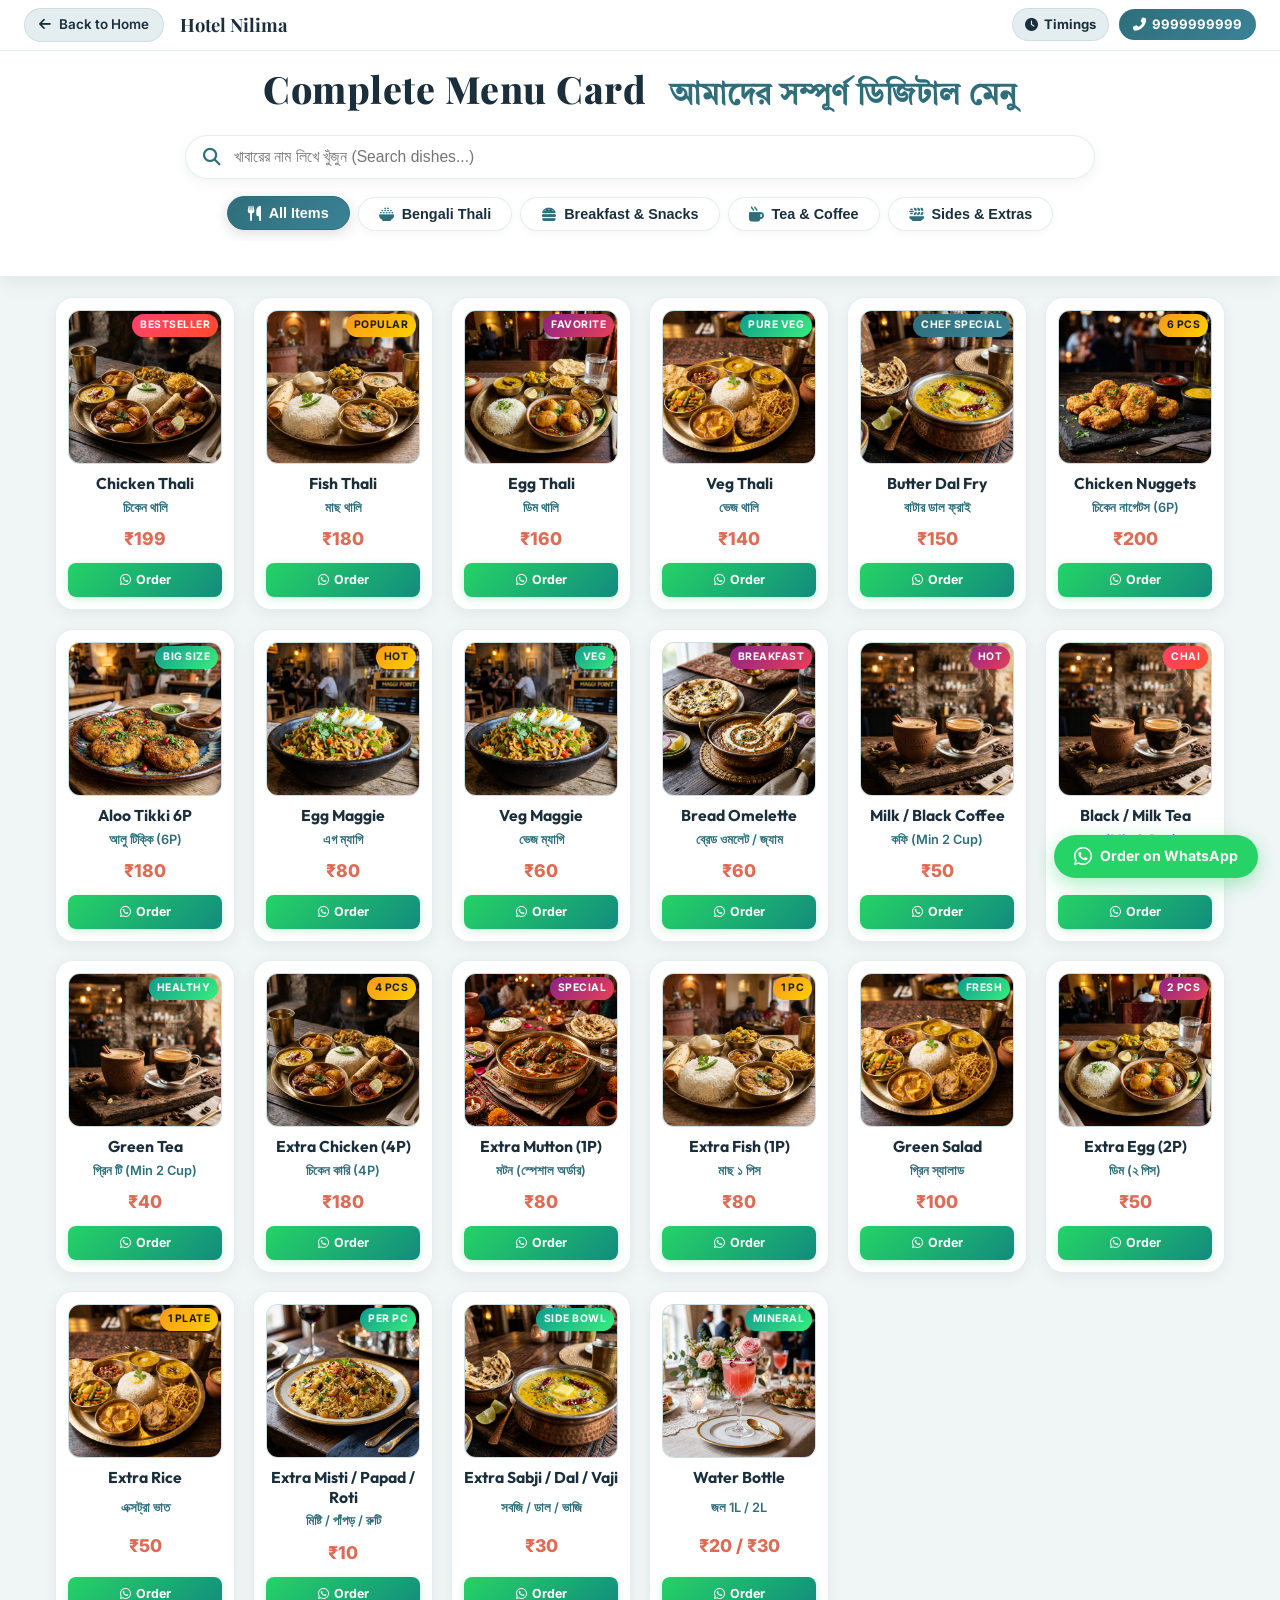
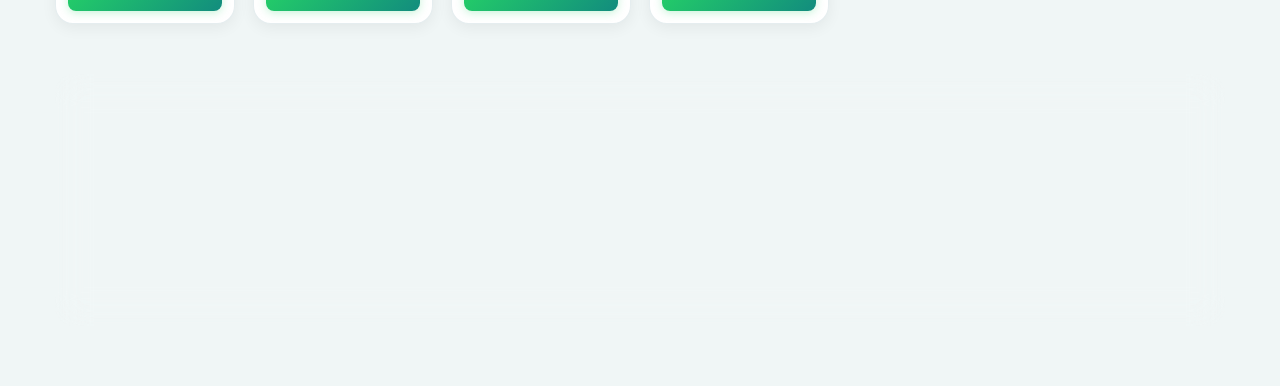
<file: menu.html>
﻿<!DOCTYPE html>
<html lang="bn">
<head>
    <meta charset="UTF-8">
    <meta name="viewport" content="width=device-width, initial-scale=1.0">
    <title>Full Menu Card | Hotel Nilima | সম্পূর্ণ মেনু</title>
    
    <!-- Meta Descriptions & SEO -->
    <meta name="description" content="Explore the full digital menu of Hotel Nilima. Bengali Thalis, Snacks, Tea, Coffee, Extras & Direct WhatsApp Ordering.">
    <meta name="theme-color" content="#c9a24b">
    
    <!-- Fonts -->
    <link rel="preconnect" href="https://fonts.googleapis.com">
    <link rel="preconnect" href="https://fonts.gstatic.com" crossorigin>
    <link href="https://fonts.googleapis.com/css2?family=Cinzel:wght@500;700;900&family=Inter:wght@300;400;500;600;700;800&family=Outfit:wght@400;500;600;700;800&family=Playfair+Display:ital,wght@0,600;0,700;0,900;1,600&family=Tiro+Bangla:ital@0;1&display=swap" rel="stylesheet">
    
    <!-- Font Awesome -->
    <link rel="stylesheet" href="https://cdnjs.cloudflare.com/ajax/libs/font-awesome/6.5.1/css/all.min.css">
    
    <!-- Main Style -->
    <link rel="stylesheet" href="styles.css">

    <style>
        /* Specific Styles for Compact Full Menu Page (LIGHT THEME) */
        .full-menu-page {
            background-color: var(--bg-deep);
            color: var(--text-primary);
            min-height: 100vh;
        }

        /* Sticky Top Header Container */
        .sticky-menu-top-container {
            position: sticky;
            top: 0;
            z-index: 1000;
            background: var(--bg-card);
            backdrop-filter: blur(20px);
            -webkit-backdrop-filter: blur(20px);
            border-bottom: 1.5px solid var(--glass-border);
            box-shadow: 0 4px 20px rgba(0, 0, 0, 0.08);
        }

        .full-menu-nav {
            padding: 8px 24px;
            display: flex;
            align-items: center;
            justify-content: space-between;
            border-bottom: 1px solid var(--glass-border);
        }

        .full-menu-nav-left {
            display: flex;
            align-items: center;
            gap: 16px;
        }

        .nav-back-btn {
            display: inline-flex;
            align-items: center;
            gap: 8px;
            background: var(--bg-dark);
            border: 1px solid var(--glass-border);
            color: var(--text-primary);
            padding: 5px 14px;
            border-radius: 25px;
            text-decoration: none;
            font-weight: 600;
            font-size: 0.84rem;
            transition: all 0.3s ease;
        }

        .nav-back-btn:hover {
            background: var(--accent-gold);
            color: #ffffff;
            border-color: var(--accent-gold);
            transform: translateX(-3px);
            box-shadow: 0 0 15px rgba(0, 0, 0, 0.15);
        }

        .full-menu-logo-title {
            font-family: 'Playfair Display', serif;
            font-size: 1.15rem;
            font-weight: 700;
            color: var(--text-primary);
        }

        .full-menu-logo-title span {
            color: var(--accent-gold);
        }

        .full-menu-nav-right {
            display: flex;
            align-items: center;
            gap: 10px;
        }

        .nav-timing-btn {
            display: inline-flex;
            align-items: center;
            gap: 6px;
            background: var(--bg-dark);
            border: 1px solid var(--glass-border);
            color: var(--text-primary);
            padding: 5px 12px;
            border-radius: 25px;
            text-decoration: none;
            font-weight: 700;
            font-size: 0.82rem;
            transition: all 0.3s ease;
        }

        .nav-timing-btn:hover {
            background: var(--accent-gold);
            color: #ffffff;
            border-color: var(--accent-gold);
            transform: translateY(-2px);
            box-shadow: 0 0 15px rgba(0, 0, 0, 0.15);
        }

        .nav-call-btn {
            display: inline-flex;
            align-items: center;
            gap: 6px;
            background: linear-gradient(135deg, var(--accent-gold), var(--accent-amber));
            color: #ffffff;
            padding: 5px 14px;
            border-radius: 25px;
            text-decoration: none;
            font-weight: 700;
            font-size: 0.82rem;
            transition: all 0.3s ease;
        }

        .nav-call-btn:hover {
            transform: translateY(-2px);
            box-shadow: 0 4px 15px rgba(0, 0, 0, 0.2);
        }

        /* Full Menu Hero Header */
        .full-menu-hero {
            text-align: center;
            padding: 14px 20px 10px;
            position: relative;
        }

        .full-menu-hero h1 {
            font-family: 'Playfair Display', serif;
            font-size: 2.35rem;
            font-weight: 800;
            color: var(--text-primary);
            margin-bottom: 0;
            line-height: 1.25;
            letter-spacing: 0.5px;
        }

        .full-menu-hero h1 .bengali-heading {
            color: var(--accent-gold);
            display: inline-block;
            font-size: 1.85rem;
            margin-left: 14px;
            font-family: 'Tiro Bangla', serif;
            font-weight: 700;
        }

        .full-menu-hero p {
            display: none;
        }

        /* Search & Filter Controls */
        .menu-control-bar {
            max-width: 950px;
            margin: 0 auto;
            padding: 10px 20px 15px;
        }

        .search-box-wrapper {
            position: relative;
            margin-bottom: 12px;
        }

        .search-box-wrapper input {
            width: 100%;
            background: var(--bg-card);
            border: 1.5px solid var(--glass-border);
            padding: 12px 20px 12px 48px;
            border-radius: 30px;
            color: var(--text-primary);
            font-size: 0.98rem;
            outline: none;
            transition: all 0.3s ease;
            box-shadow: 0 4px 14px rgba(0, 0, 0, 0.05);
        }

        .search-box-wrapper input:focus {
            border-color: var(--accent-gold);
            box-shadow: 0 0 18px rgba(0, 0, 0, 0.1);
            background: var(--bg-card);
        }

        .search-box-wrapper i {
            position: absolute;
            left: 18px;
            top: 50%;
            transform: translateY(-50%);
            color: var(--accent-gold);
            font-size: 1.1rem;
        }

        .menu-category-tabs {
            touch-action: pan-x pan-y;
            overscroll-behavior-x: contain;
            display: flex;
            justify-content: center;
            flex-wrap: wrap;
            gap: 10px;
            margin: 0;
        }

        .menu-tab-btn {
            background: var(--bg-card);
            border: 1.5px solid var(--glass-border);
            color: var(--text-secondary);
            padding: 8px 20px;
            border-radius: 25px;
            font-size: 0.9rem;
            font-weight: 600;
            cursor: pointer;
            backdrop-filter: blur(8px);
            transition: all 0.25s ease;
            display: inline-flex;
            align-items: center;
            gap: 8px;
            box-shadow: 0 2px 8px rgba(0, 0, 0, 0.04);
        }

        .menu-tab-btn i {
            color: var(--accent-gold);
            font-size: 0.95rem;
            transition: transform 0.3s ease;
        }

        .menu-tab-btn:hover {
            border-color: var(--accent-gold);
            color: var(--text-primary);
            background: var(--bg-card2, #f4f8f9);
            transform: translateY(-2px);
            box-shadow: 0 4px 15px rgba(0, 0, 0, 0.08);
        }

        .menu-tab-btn.active {
            background: linear-gradient(135deg, var(--accent-gold), var(--accent-amber));
            border-color: var(--accent-gold);
            color: #ffffff;
            box-shadow: 0 3px 14px rgba(0, 0, 0, 0.15);
            transform: translateY(-1px);
        }

        .menu-tab-btn.active i {
            color: #ffffff;
        }

        /* Compact Grid for Full Menu */
        .compact-menu-grid-container {
            max-width: 1200px;
            margin: 20px auto 50px;
            padding: 0 15px;
        }

        .compact-grid {
            display: grid;
            grid-template-columns: repeat(auto-fill, minmax(180px, 1fr));
            gap: 18px;
        }

        .compact-grid .food-menu-card {
            flex: initial;
            width: 100%;
            animation: floatMenuItem 4.5s ease-in-out infinite alternate;
        }

        .compact-grid .food-menu-card.hidden {
            display: none !important;
        }

        /* No Results Message */
        #no-results-msg {
            text-align: center;
            padding: 50px 20px;
            font-size: 1.1rem;
            color: var(--accent-gold);
            display: none;
            grid-column: 1 / -1;
        }

        /* Order Info Banner (Light Theme) */
        .order-info-banner {
            display: flex;
            align-items: stretch;
            justify-content: space-between;
            gap: 25px;
            padding: 28px 36px;
            border-radius: 20px;
            background: var(--bg-card);
            border: 1.5px solid var(--glass-border);
            box-shadow: 0 10px 30px rgba(0, 0, 0, 0.07);
        }

        .order-timing-card {
            display: flex;
            gap: 20px;
            flex: 1.3;
        }

        .timing-icon {
            width: 52px;
            height: 52px;
            border-radius: 14px;
            background: var(--bg-dark);
            border: 1px solid var(--glass-border);
            display: flex;
            align-items: center;
            justify-content: center;
            color: var(--accent-gold);
            font-size: 1.5rem;
            flex-shrink: 0;
        }

        .timing-details h4 {
            color: var(--text-primary);
            font-size: 1.15rem;
            margin-bottom: 10px;
            font-weight: 700;
        }

        .timing-details ul {
            list-style: none;
            padding: 0;
            margin: 0;
            display: flex;
            flex-direction: column;
            gap: 7px;
        }

        .timing-details li {
            font-size: 0.92rem;
            color: var(--text-secondary);
        }

        .timing-details li strong {
            color: var(--text-primary);
        }

        .timing-details .serve-time {
            color: var(--text-muted);
            font-size: 0.85rem;
        }

        .order-call-box {
            flex: 1;
            display: flex;
            flex-direction: column;
            align-items: center;
            justify-content: center;
            text-align: center;
            background: var(--bg-dark);
            padding: 20px 24px;
            border-radius: 14px;
            border: 1px dashed var(--glass-border);
        }

        .call-badge {
            background: var(--bg-card);
            color: var(--accent-gold);
            font-size: 0.75rem;
            font-weight: 700;
            text-transform: uppercase;
            letter-spacing: 1px;
            padding: 3px 10px;
            border-radius: 12px;
            margin-bottom: 6px;
            border: 1px solid var(--glass-border);
        }

        .order-call-box h3 {
            font-size: 1.05rem;
            color: var(--text-primary);
            margin-bottom: 8px;
            font-weight: 600;
        }

        .order-phone-link {
            font-size: 1.45rem;
            font-weight: 800;
            color: var(--accent-gold);
            text-decoration: none;
            letter-spacing: 1px;
            display: inline-flex;
            align-items: center;
            gap: 8px;
            margin-bottom: 14px;
            transition: transform 0.3s ease;
        }

        .order-phone-link:hover {
            transform: scale(1.05);
        }

        .quick-action-btns {
            display: flex;
            gap: 10px;
            width: 100%;
        }

        .direct-call-btn, .direct-wp-btn {
            flex: 1;
            padding: 9px 12px;
            border-radius: 8px;
            font-size: 0.85rem;
            font-weight: 700;
            text-decoration: none;
            display: inline-flex;
            align-items: center;
            justify-content: center;
            gap: 6px;
            transition: all 0.3s ease;
        }

        .direct-call-btn {
            background: linear-gradient(135deg, var(--accent-gold), var(--accent-amber));
            color: #ffffff;
        }

        .direct-call-btn:hover {
            transform: translateY(-2px);
            box-shadow: 0 4px 15px rgba(0, 0, 0, 0.2);
        }

        .direct-wp-btn {
            background: #25D366;
            color: #ffffff;
        }

        .direct-wp-btn:hover {
            background: #1ebc59;
            transform: translateY(-2px);
            box-shadow: 0 4px 15px rgba(37, 211, 102, 0.4);
        }

        /* Floating Order Quick Dial */
        .floating-order-btn {
            position: fixed;
            bottom: 22px;
            right: 22px;
            z-index: 999;
            display: flex;
            align-items: center;
            gap: 8px;
            background: #25D366;
            color: #ffffff;
            padding: 10px 20px;
            border-radius: 35px;
            text-decoration: none;
            font-weight: 700;
            font-size: 0.88rem;
            box-shadow: 0 6px 20px rgba(37, 211, 102, 0.4);
            transition: all 0.3s ease;
            animation: pulseOrderBtn 2.5s infinite;
        }

        .floating-order-btn:hover {
            background: #1ebc59;
            color: #ffffff;
            transform: scale(1.06);
            box-shadow: 0 8px 25px rgba(37, 211, 102, 0.6);
        }

        @keyframes pulseOrderBtn {
            0%, 100% { transform: scale(1); }
            50% { transform: scale(1.04); }
        }

        @media (max-width: 900px) {
            .order-info-banner {
                flex-direction: column;
                padding: 22px;
            }
            .order-timing-card {
                flex-direction: column;
                gap: 12px;
            }
        }

        @media (max-width: 600px) {
            .full-menu-nav {
                padding: 8px 12px;
            }
            .nav-back-btn span {
                display: none;
            }
            .full-menu-logo-title {
                font-size: 1.05rem;
            }
            .nav-timing-btn {
                padding: 4px 8px;
                font-size: 0.76rem;
            }
            .nav-timing-btn span {
                display: none;
            }
            .nav-call-btn {
                padding: 4px 10px;
                font-size: 0.76rem;
            }
            .full-menu-hero {
                padding: 10px 10px 4px;
            }
            .full-menu-hero h1 {
                font-size: 1.65rem;
            }
            .full-menu-hero h1 .bengali-heading {
                font-size: 1.35rem;
                display: block;
                margin-left: 0;
                margin-top: 4px;
            }
            .menu-control-bar {
                padding: 6px 12px 10px;
            }
            .search-box-wrapper {
                margin-bottom: 8px;
            }
            .search-box-wrapper input {
                padding: 9px 16px 9px 38px;
                font-size: 0.88rem;
                border-radius: 25px;
            }
            .search-box-wrapper i {
                left: 14px;
                font-size: 0.95rem;
            }
            .menu-category-tabs {
            touch-action: pan-x pan-y;
            overscroll-behavior-x: contain;
                gap: 6px;
                overflow-x: auto;
                flex-wrap: nowrap;
                justify-content: flex-start;
                padding-bottom: 4px;
                -webkit-overflow-scrolling: touch;
            }
            .menu-tab-btn {
                padding: 6px 14px;
                font-size: 0.8rem;
                border-radius: 20px;
                white-space: nowrap;
                flex-shrink: 0;
            }
            .compact-grid {
                grid-template-columns: repeat(2, 1fr);
                gap: 10px;
            }
            .compact-grid .food-menu-card {
                padding: 8px;
            }
            .food-title {
                font-size: 0.86rem;
            }
            .bengali-title {
                font-size: 0.72rem;
            }
            .food-price {
                font-size: 0.95rem;
            }
            .food-order-btn {
                padding: 5px 8px;
                font-size: 0.72rem;
            }
        }
    </style>
</head>
<body class="full-menu-page">

    <!-- Sticky Top Header (Navbar + Hero Title + Search Box + Filter Tabs) -->
    <div class="sticky-menu-top-container">
        <!-- Top Navigation Bar -->
        <nav class="full-menu-nav">
            <div class="full-menu-nav-left">
                <a href="index.html" class="nav-back-btn" title="Go back to Home Page">
                    <i class="fas fa-arrow-left"></i> <span>Back to Home</span>
                </a>
                <div class="full-menu-logo-title">Hotel Nilima</div>
            </div>
            <div class="full-menu-nav-right">
                <a href="#order-timings" class="nav-timing-btn" id="nav-timing-toggle-btn" title="Order Timings (অর্ডার সময়সূচী)">
                    <i class="fas fa-clock" id="nav-timing-icon"></i> <span id="nav-timing-text">Timings</span>
                </a>
                <a href="tel:9999999999" class="nav-call-btn">
                    <i class="fas fa-phone-alt"></i> <span>9999999999</span>
                </a>
            </div>
        </nav>

        <!-- Hero Header -->
        <header class="full-menu-hero">
            <h1>Complete Menu Card <span class="bengali-heading">আমাদের সম্পূর্ণ ডিজিটাল মেনু</span></h1>
        </header>

        <!-- Search Bar & Category Filter Tabs -->
        <div class="menu-control-bar">
            <div class="search-box-wrapper">
                <i class="fas fa-search"></i>
                <input type="text" id="menu-search-input" placeholder="খাবারের নাম লিখে খুঁজুন (Search dishes...)" autocomplete="off">
            </div>

            <div class="menu-category-tabs">
                <button class="menu-tab-btn active" data-category="all">
                    <i class="fas fa-utensils"></i> All Items
                </button>
                <button class="menu-tab-btn" data-category="thali">
                    <i class="fas fa-bowl-rice"></i> Bengali Thali
                </button>
                <button class="menu-tab-btn" data-category="snacks">
                    <i class="fas fa-burger"></i> Breakfast & Snacks
                </button>
                <button class="menu-tab-btn" data-category="beverages">
                    <i class="fas fa-mug-hot"></i> Tea & Coffee
                </button>
                <button class="menu-tab-btn" data-category="extras">
                    <i class="fas fa-plate-wheat"></i> Sides & Extras
                </button>
            </div>
        </div>
    </div>

    <!-- Compact Full Menu Grid -->
    <main class="compact-menu-grid-container">
        <div class="compact-grid" id="full-menu-grid">

            <!-- 1. Chicken Thali -->
            <div class="food-menu-card" data-category="thali" data-keywords="chicken thali murgi murgir mangsho rice dal sabji thali">
                <div class="food-card-badge bestseller">Bestseller</div>
                <div class="food-card-img-box">
                    <img src="assets/menu_chicken_thali.webp" alt="Chicken Thali" loading="lazy">
                </div>
                <div class="food-card-body">
                    <h3 class="food-title">Chicken Thali</h3>
                    <span class="bengali-title">চিকেন থালি</span>
                    <span class="food-price">₹199</span>
                    <a href="https://wa.me/919999999999?text==Hi%20Hotel%20Nilima,%20I%20want%20to%20order%20Chicken%20Thali%20(₹199)" target="_blank" class="food-order-btn">
                        <i class="fab fa-whatsapp"></i> Order
                    </a>
                </div>
            </div>

            <!-- 2. Fish Thali -->
            <div class="food-menu-card" data-category="thali" data-keywords="fish thali macher thali mach jhol rui katla rice dal thali">
                <div class="food-card-badge popular">Popular</div>
                <div class="food-card-img-box">
                    <img src="assets/menu_fish_thali.webp" alt="Fish Thali" loading="lazy">
                </div>
                <div class="food-card-body">
                    <h3 class="food-title">Fish Thali</h3>
                    <span class="bengali-title">মাছ থালি</span>
                    <span class="food-price">₹180</span>
                    <a href="https://wa.me/919999999999?text==Hi%20Hotel%20Nilima,%20I%20want%20to%20order%20Fish%20Thali%20(₹180)" target="_blank" class="food-order-btn">
                        <i class="fab fa-whatsapp"></i> Order
                    </a>
                </div>
            </div>

            <!-- 3. Egg Thali -->
            <div class="food-menu-card" data-category="thali" data-keywords="egg thali dimer thali dim kosha rice dal thali">
                <div class="food-card-badge special">Favorite</div>
                <div class="food-card-img-box">
                    <img src="assets/menu_egg_thali.webp" alt="Egg Thali" loading="lazy">
                </div>
                <div class="food-card-body">
                    <h3 class="food-title">Egg Thali</h3>
                    <span class="bengali-title">ডিম থালি</span>
                    <span class="food-price">₹160</span>
                    <a href="https://wa.me/919999999999?text==Hi%20Hotel%20Nilima,%20I%20want%20to%20order%20Egg%20Thali%20(₹160)" target="_blank" class="food-order-btn">
                        <i class="fab fa-whatsapp"></i> Order
                    </a>
                </div>
            </div>

            <!-- 4. Veg Thali -->
            <div class="food-menu-card" data-category="thali" data-keywords="veg thali niramish thali paneer dal sabji rice mishti doi">
                <div class="food-card-badge pure-veg">Pure Veg</div>
                <div class="food-card-img-box">
                    <img src="assets/menu_veg_thali.webp" alt="Veg Thali" loading="lazy">
                </div>
                <div class="food-card-body">
                    <h3 class="food-title">Veg Thali</h3>
                    <span class="bengali-title">ভেজ থালি</span>
                    <span class="food-price">₹140</span>
                    <a href="https://wa.me/919999999999?text==Hi%20Hotel%20Nilima,%20I%20want%20to%20order%20Veg%20Thali%20(₹140)" target="_blank" class="food-order-btn">
                        <i class="fab fa-whatsapp"></i> Order
                    </a>
                </div>
            </div>

            <!-- 5. Butter Dal Fry -->
            <div class="food-menu-card" data-category="extras" data-keywords="butter dal fry yellow dal tadka veg">
                <div class="food-card-badge chef">Chef Special</div>
                <div class="food-card-img-box">
                    <img src="assets/menu_butter_dal_fry.webp" alt="Butter Dal Fry" loading="lazy">
                </div>
                <div class="food-card-body">
                    <h3 class="food-title">Butter Dal Fry</h3>
                    <span class="bengali-title">বাটার ডাল ফ্রাই</span>
                    <span class="food-price">₹150</span>
                    <a href="https://wa.me/919999999999?text==Hi%20Hotel%20Nilima,%20I%20want%20to%20order%20Butter%20Dal%20Fry%20(₹150)" target="_blank" class="food-order-btn">
                        <i class="fab fa-whatsapp"></i> Order
                    </a>
                </div>
            </div>

            <!-- 6. Chicken Nuggets (6P) -->
            <div class="food-menu-card" data-category="snacks" data-keywords="chicken nuggets 6p fried snacks non-veg">
                <div class="food-card-badge popular">6 Pcs</div>
                <div class="food-card-img-box">
                    <img src="assets/menu_chicken_nuggets.webp" alt="Chicken Nuggets" loading="lazy">
                </div>
                <div class="food-card-body">
                    <h3 class="food-title">Chicken Nuggets</h3>
                    <span class="bengali-title">চিকেন নাগেটস (6P)</span>
                    <span class="food-price">₹200</span>
                    <a href="https://wa.me/919999999999?text==Hi%20Hotel%20Nilima,%20I%20want%20to%20order%20Chicken%20Nuggets%20(₹200)" target="_blank" class="food-order-btn">
                        <i class="fab fa-whatsapp"></i> Order
                    </a>
                </div>
            </div>

            <!-- 7. Aloo Tikki Big Size (6P) -->
            <div class="food-menu-card" data-category="snacks" data-keywords="aloo tikki potato cutlet snacks big size veg">
                <div class="food-card-badge pure-veg">Big Size</div>
                <div class="food-card-img-box">
                    <img src="assets/menu_aloo_tikki.webp" alt="Aloo Tikki Big Size" loading="lazy">
                </div>
                <div class="food-card-body">
                    <h3 class="food-title">Aloo Tikki 6P</h3>
                    <span class="bengali-title">আলু টিক্কি (6P)</span>
                    <span class="food-price">₹180</span>
                    <a href="https://wa.me/919999999999?text==Hi%20Hotel%20Nilima,%20I%20want%20to%20order%20Aloo%20Tikki%20(₹180)" target="_blank" class="food-order-btn">
                        <i class="fab fa-whatsapp"></i> Order
                    </a>
                </div>
            </div>

            <!-- 8. Egg Maggie -->
            <div class="food-menu-card" data-category="snacks" data-keywords="egg maggie noodles masala snacks">
                <div class="food-card-badge popular">Hot</div>
                <div class="food-card-img-box">
                    <img src="assets/menu_egg_maggie.webp" alt="Egg Maggie" loading="lazy">
                </div>
                <div class="food-card-body">
                    <h3 class="food-title">Egg Maggie</h3>
                    <span class="bengali-title">এগ ম্যাগি</span>
                    <span class="food-price">₹80</span>
                    <a href="https://wa.me/919999999999?text==Hi%20Hotel%20Nilima,%20I%20want%20to%20order%20Egg%20Maggie%20(₹80)" target="_blank" class="food-order-btn">
                        <i class="fab fa-whatsapp"></i> Order
                    </a>
                </div>
            </div>

            <!-- 9. Veg Maggie -->
            <div class="food-menu-card" data-category="snacks" data-keywords="veg maggie masala noodles snacks vegetarian">
                <div class="food-card-badge pure-veg">Veg</div>
                <div class="food-card-img-box">
                    <img src="assets/menu_egg_maggie.webp" alt="Veg Maggie" loading="lazy">
                </div>
                <div class="food-card-body">
                    <h3 class="food-title">Veg Maggie</h3>
                    <span class="bengali-title">ভেজ ম্যাগি</span>
                    <span class="food-price">₹60</span>
                    <a href="https://wa.me/919999999999?text==Hi%20Hotel%20Nilima,%20I%20want%20to%20order%20Veg%20Maggie%20(₹60)" target="_blank" class="food-order-btn">
                        <i class="fab fa-whatsapp"></i> Order
                    </a>
                </div>
            </div>

            <!-- 10. Bread Omelette / Jam / Butter -->
            <div class="food-menu-card" data-category="snacks" data-keywords="bread omelette jam butter breakfast toast egg">
                <div class="food-card-badge special">Breakfast</div>
                <div class="food-card-img-box">
                    <img src="assets/menu6.webp" alt="Bread Omelette Jam Butter" loading="lazy">
                </div>
                <div class="food-card-body">
                    <h3 class="food-title">Bread Omelette</h3>
                    <span class="bengali-title">ব্রেড ওমলেট / জ্যাম</span>
                    <span class="food-price">₹60</span>
                    <a href="https://wa.me/919999999999?text==Hi%20Hotel%20Nilima,%20I%20want%20to%20order%20Bread%20Omelette%20(₹60)" target="_blank" class="food-order-btn">
                        <i class="fab fa-whatsapp"></i> Order
                    </a>
                </div>
            </div>

            <!-- 11. Milk / Black Coffee -->
            <div class="food-menu-card" data-category="beverages" data-keywords="coffee milk coffee black coffee hot drink beverages espresso">
                <div class="food-card-badge special">Hot</div>
                <div class="food-card-img-box">
                    <img src="assets/menu_tea_coffee.webp" alt="Milk and Black Coffee" loading="lazy">
                </div>
                <div class="food-card-body">
                    <h3 class="food-title">Milk / Black Coffee</h3>
                    <span class="bengali-title">কফি (Min 2 Cup)</span>
                    <span class="food-price">₹50</span>
                    <a href="https://wa.me/919999999999?text==Hi%20Hotel%20Nilima,%20I%20want%20to%20order%20Coffee" target="_blank" class="food-order-btn">
                        <i class="fab fa-whatsapp"></i> Order
                    </a>
                </div>
            </div>

            <!-- 12. Black / Milk Tea -->
            <div class="food-menu-card" data-category="beverages" data-keywords="tea chai milk tea black tea masala chai beverage">
                <div class="food-card-badge bestseller">Chai</div>
                <div class="food-card-img-box">
                    <img src="assets/menu_tea_coffee.webp" alt="Black and Milk Tea" loading="lazy">
                </div>
                <div class="food-card-body">
                    <h3 class="food-title">Black / Milk Tea</h3>
                    <span class="bengali-title">চা (Min 2 Cup)</span>
                    <span class="food-price">₹25</span>
                    <a href="https://wa.me/919999999999?text==Hi%20Hotel%20Nilima,%20I%20want%20to%20order%20Tea" target="_blank" class="food-order-btn">
                        <i class="fab fa-whatsapp"></i> Order
                    </a>
                </div>
            </div>

            <!-- 13. Green Tea -->
            <div class="food-menu-card" data-category="beverages" data-keywords="green tea healthy detox hot beverage">
                <div class="food-card-badge pure-veg">Healthy</div>
                <div class="food-card-img-box">
                    <img src="assets/menu_tea_coffee.webp" alt="Green Tea" loading="lazy">
                </div>
                <div class="food-card-body">
                    <h3 class="food-title">Green Tea</h3>
                    <span class="bengali-title">গ্রিন টি (Min 2 Cup)</span>
                    <span class="food-price">₹40</span>
                    <a href="https://wa.me/919999999999?text==Hi%20Hotel%20Nilima,%20I%20want%20to%20order%20Green%20Tea" target="_blank" class="food-order-btn">
                        <i class="fab fa-whatsapp"></i> Order
                    </a>
                </div>
            </div>

            <!-- 14. Extra Chicken (4P) -->
            <div class="food-menu-card" data-category="extras" data-keywords="extra chicken 4p murgir mangsho chicken curry side non-veg">
                <div class="food-card-badge popular">4 Pcs</div>
                <div class="food-card-img-box">
                    <img src="assets/menu_chicken_thali.webp" alt="Extra Chicken 4P" loading="lazy">
                </div>
                <div class="food-card-body">
                    <h3 class="food-title">Extra Chicken (4P)</h3>
                    <span class="bengali-title">চিকেন কারি (4P)</span>
                    <span class="food-price">₹180</span>
                    <a href="https://wa.me/919999999999?text==Hi%20Hotel%20Nilima,%20I%20want%20to%20order%20Extra%20Chicken%204P%20(₹180)" target="_blank" class="food-order-btn">
                        <i class="fab fa-whatsapp"></i> Order
                    </a>
                </div>
            </div>

            <!-- 15. Extra Mutton (1P - Special Order) -->
            <div class="food-menu-card" data-category="extras" data-keywords="extra mutton 1p khasi mangsho mutton kosha special non-veg">
                <div class="food-card-badge special">Special</div>
                <div class="food-card-img-box">
                    <img src="assets/menu3.webp" alt="Extra Mutton 1P" loading="lazy">
                </div>
                <div class="food-card-body">
                    <h3 class="food-title">Extra Mutton (1P)</h3>
                    <span class="bengali-title">মটন (স্পেশাল অর্ডার)</span>
                    <span class="food-price">₹80</span>
                    <a href="https://wa.me/919999999999?text==Hi%20Hotel%20Nilima,%20I%20want%20to%20order%20Extra%20Mutton%20(₹80)" target="_blank" class="food-order-btn">
                        <i class="fab fa-whatsapp"></i> Order
                    </a>
                </div>
            </div>

            <!-- 16. Extra Fish (1P) -->
            <div class="food-menu-card" data-category="extras" data-keywords="extra fish 1p macher jhol rui katla side non-veg">
                <div class="food-card-badge popular">1 Pc</div>
                <div class="food-card-img-box">
                    <img src="assets/menu_fish_thali.webp" alt="Extra Fish 1P" loading="lazy">
                </div>
                <div class="food-card-body">
                    <h3 class="food-title">Extra Fish (1P)</h3>
                    <span class="bengali-title">মাছ ১ পিস</span>
                    <span class="food-price">₹80</span>
                    <a href="https://wa.me/919999999999?text==Hi%20Hotel%20Nilima,%20I%20want%20to%20order%20Extra%20Fish%20(₹80)" target="_blank" class="food-order-btn">
                        <i class="fab fa-whatsapp"></i> Order
                    </a>
                </div>
            </div>

            <!-- 17. Green Salad -->
            <div class="food-menu-card" data-category="extras" data-keywords="green salad cucumber tomato onion lemon salad veg">
                <div class="food-card-badge pure-veg">Fresh</div>
                <div class="food-card-img-box">
                    <img src="assets/menu_veg_thali.webp" alt="Green Salad" loading="lazy">
                </div>
                <div class="food-card-body">
                    <h3 class="food-title">Green Salad</h3>
                    <span class="bengali-title">গ্রিন স্যালাড</span>
                    <span class="food-price">₹100</span>
                    <a href="https://wa.me/919999999999?text==Hi%20Hotel%20Nilima,%20I%20want%20to%20order%20Green%20Salad%20(₹100)" target="_blank" class="food-order-btn">
                        <i class="fab fa-whatsapp"></i> Order
                    </a>
                </div>
            </div>

            <!-- 18. Extra Egg (2P) -->
            <div class="food-menu-card" data-category="extras" data-keywords="extra egg 2p dim egg curry side non-veg">
                <div class="food-card-badge special">2 Pcs</div>
                <div class="food-card-img-box">
                    <img src="assets/menu_egg_thali.webp" alt="Extra Egg 2P" loading="lazy">
                </div>
                <div class="food-card-body">
                    <h3 class="food-title">Extra Egg (2P)</h3>
                    <span class="bengali-title">ডিম (২ পিস)</span>
                    <span class="food-price">₹50</span>
                    <a href="https://wa.me/919999999999?text==Hi%20Hotel%20Nilima,%20I%20want%20to%20order%20Extra%20Egg%202P%20(₹50)" target="_blank" class="food-order-btn">
                        <i class="fab fa-whatsapp"></i> Order
                    </a>
                </div>
            </div>

            <!-- 19. Extra Rice -->
            <div class="food-menu-card" data-category="extras" data-keywords="extra rice bhat rice portion veg side">
                <div class="food-card-badge popular">1 Plate</div>
                <div class="food-card-img-box">
                    <img src="assets/menu_veg_thali.webp" alt="Extra Rice" loading="lazy">
                </div>
                <div class="food-card-body">
                    <h3 class="food-title">Extra Rice</h3>
                    <span class="bengali-title">এক্সট্রা ভাত</span>
                    <span class="food-price">₹50</span>
                    <a href="https://wa.me/919999999999?text==Hi%20Hotel%20Nilima,%20I%20want%20to%20order%20Extra%20Rice%20(₹50)" target="_blank" class="food-order-btn">
                        <i class="fab fa-whatsapp"></i> Order
                    </a>
                </div>
            </div>

            <!-- 20. Extra Misti / Papad / Roti -->
            <div class="food-menu-card" data-category="extras" data-keywords="extra misti papad roti sweet flatbread side">
                <div class="food-card-badge pure-veg">Per Pc</div>
                <div class="food-card-img-box">
                    <img src="assets/menu2.webp" alt="Extra Misti Papad Roti" loading="lazy">
                </div>
                <div class="food-card-body">
                    <h3 class="food-title">Extra Misti / Papad / Roti</h3>
                    <span class="bengali-title">মিষ্টি / পাঁপড় / রুটি</span>
                    <span class="food-price">₹10</span>
                    <a href="https://wa.me/919999999999?text==Hi%20Hotel%20Nilima,%20I%20want%20to%20order%20Extra%20Misti%20Papad%20Roti%20(₹10)" target="_blank" class="food-order-btn">
                        <i class="fab fa-whatsapp"></i> Order
                    </a>
                </div>
            </div>

            <!-- 21. Extra Sabji / Dal / Vaji -->
            <div class="food-menu-card" data-category="extras" data-keywords="extra sabji dal vaji butter dal fry veg side">
                <div class="food-card-badge pure-veg">Side Bowl</div>
                <div class="food-card-img-box">
                    <img src="assets/menu_butter_dal_fry.webp" alt="Extra Sabji Dal Vaji" loading="lazy">
                </div>
                <div class="food-card-body">
                    <h3 class="food-title">Extra Sabji / Dal / Vaji</h3>
                    <span class="bengali-title">সবজি / ডাল / ভাজি</span>
                    <span class="food-price">₹30</span>
                    <a href="https://wa.me/919999999999?text==Hi%20Hotel%20Nilima,%20I%20want%20to%20order%20Extra%20Sabji%20Dal%20Vaji%20(₹30)" target="_blank" class="food-order-btn">
                        <i class="fab fa-whatsapp"></i> Order
                    </a>
                </div>
            </div>

            <!-- 20. Packaged Water Bottle (1L / 2L) -->
            <div class="food-menu-card" data-category="beverages" data-keywords="water bottle 1l 2l mineral water drink">
                <div class="food-card-badge pure-veg">Mineral</div>
                <div class="food-card-img-box">
                    <img src="assets/menu5.webp" alt="Packaged Water Bottle" loading="lazy">
                </div>
                <div class="food-card-body">
                    <h3 class="food-title">Water Bottle</h3>
                    <span class="bengali-title">জল 1L / 2L</span>
                    <span class="food-price">₹20 / ₹30</span>
                    <a href="https://wa.me/919999999999?text==Hi%20Hotel%20Nilima,%20I%20want%20to%20order%20Water%20Bottle" target="_blank" class="food-order-btn">
                        <i class="fab fa-whatsapp"></i> Order
                    </a>
                </div>
            </div>

        </div>

        <!-- No Results Fallback -->
        <div id="no-results-msg">
            <i class="fas fa-search" style="font-size: 2.5rem; margin-bottom: 12px; display: block;"></i>
            <p>আপনার খোঁজা অনুযায়ী কোনো খাবার পাওয়া যায়নি। অন্য কিছু লিখে খুঁজুন।</p>
        </div>
    </main>

    <!-- Order Timings Banner -->
    <div id="order-timings" style="max-width: 1200px; margin: 0 auto 60px; padding: 0 15px; scroll-margin-top: 170px;">
        <div class="order-info-banner glassmorphism">
            <div class="order-timing-card">
                <div class="timing-icon"><i class="fas fa-clock"></i></div>
                <div class="timing-details">
                    <h4>⏰ Order Timings (অর্ডার সময়সূচী)</h4>
                    <ul>
                        <li><strong>☀️ Lunch:</strong> Any Time You're Hungry!</li>
                        <li><strong>🌙 Dinner:</strong> Order 05:00 PM – 06:30 PM <span class="serve-time">(Serve: 9:30 PM – 10:00 PM)</span></li>
                        <li><strong>🌅 Breakfast:</strong> Pre-order 09:00 PM – 10:00 PM <span class="serve-time">(Serve Next Morning: 8:30 AM)</span></li>
                    </ul>
                </div>
            </div>
            
            <div class="order-call-box">
                <div class="call-badge">Direct Hotline</div>
                <h3>Call or WhatsApp to Place Order</h3>
                <a href="tel:9999999999" class="order-phone-link">
                    <i class="fas fa-phone-volume"></i> 9999999999
                </a>
                <div class="quick-action-btns">
                    <a href="tel:9999999999" class="direct-call-btn">
                        <i class="fas fa-phone"></i> Call Now
                    </a>
                    <a href="https://wa.me/919999999999?text==Hello%20Hotel%20Nilima,%20I%20want%20to%20place%20an%20order!" target="_blank" class="direct-wp-btn">
                        <i class="fab fa-whatsapp"></i> WhatsApp Order
                    </a>
                </div>
            </div>
        </div>
    </div>

    <!-- Floating Direct WhatsApp Button -->
    <a href="https://wa.me/919999999999?text==Hello%20Hotel%20Nilima,%20I%20want%20to%20order%20food!" target="_blank" class="floating-order-btn" title="Direct WhatsApp Order">
        <i class="fab fa-whatsapp" style="font-size: 1.3rem;"></i> <span>Order on WhatsApp</span>
    </a>

    <!-- JavaScript for Live Search & Category Filtering -->
    <script>
        document.addEventListener('DOMContentLoaded', () => {
            const searchInput = document.getElementById('menu-search-input');
            const categoryTabs = document.querySelectorAll('.menu-tab-btn');
            const foodCards = document.querySelectorAll('.food-menu-card');
            const noResultsMsg = document.getElementById('no-results-msg');

            let activeCategory = 'all';

            function filterMenu() {
                const query = searchInput.value.toLowerCase().trim();
                let visibleCount = 0;

                foodCards.forEach(card => {
                    const cardCategory = card.getAttribute('data-category');
                    const keywords = (card.getAttribute('data-keywords') || '') + ' ' + card.innerText.toLowerCase();

                    const matchesCategory = (activeCategory === 'all' || cardCategory === activeCategory);
                    const matchesSearch = query === '' || keywords.includes(query);

                    if (matchesCategory && matchesSearch) {
                        card.classList.remove('hidden');
                        visibleCount++;
                    } else {
                        card.classList.add('hidden');
                    }
                });

                if (visibleCount === 0) {
                    noResultsMsg.style.display = 'block';
                } else {
                    noResultsMsg.style.display = 'none';
                }
            }

            // Category Tab Clicks
            categoryTabs.forEach(tab => {
                tab.addEventListener('click', () => {
                    categoryTabs.forEach(t => t.classList.remove('active'));
                    tab.classList.add('active');
                    activeCategory = tab.getAttribute('data-category');
                    const tabsContainer = tab.closest('.menu-category-tabs');
                    if (tabsContainer) {
                        const targetScroll = tab.offsetLeft - (tabsContainer.clientWidth / 2) + (tab.offsetWidth / 2);
                        tabsContainer.scrollTo({ left: targetScroll, behavior: 'smooth' });
                    }
                    filterMenu();
                });
            });

            // Search Input Live Filter
            searchInput.addEventListener('input', () => {
                filterMenu();
            });

            // ============================================================
            // TWO-WAY TOGGLE SCROLL (Click to go to Timings, Click again to go to Top)
            // ============================================================
            const timingToggleBtn = document.getElementById('nav-timing-toggle-btn');
            const timingIcon = document.getElementById('nav-timing-icon');
            const timingText = document.getElementById('nav-timing-text');
            const orderTimingsSection = document.getElementById('order-timings');

            function isNearTimingsSection() {
                if (!orderTimingsSection) return false;
                const rect = orderTimingsSection.getBoundingClientRect();
                return rect.top <= window.innerHeight * 0.75;
            }

            if (timingToggleBtn && orderTimingsSection) {
                timingToggleBtn.addEventListener('click', (e) => {
                    e.preventDefault();
                    if (isNearTimingsSection()) {
                        // If already at Timings section -> Smoothly scroll back to TOP
                        window.scrollTo({ top: 0, behavior: 'smooth' });
                    } else {
                        // Smoothly scroll DOWN to Order Timings section
                        orderTimingsSection.scrollIntoView({ behavior: 'smooth', block: 'start' });
                    }
                });

                // Dynamically update button icon/text when user scrolls near timings
                window.addEventListener('scroll', () => {
                    if (isNearTimingsSection()) {
                        timingToggleBtn.classList.add('at-bottom');
                        if (timingIcon) timingIcon.className = 'fas fa-arrow-up';
                        if (timingText) timingText.innerText = 'Top';
                        timingToggleBtn.title = 'Scroll back to Top (উপরে ফিরে যান)';
                    } else {
                        timingToggleBtn.classList.remove('at-bottom');
                        if (timingIcon) timingIcon.className = 'fas fa-clock';
                        if (timingText) timingText.innerText = 'Timings';
                        timingToggleBtn.title = 'Order Timings (অর্ডার সময়সূচী)';
                    }
                }, { passive: true });
            }
        });
    </script>
</body>
</html>
</file>
<file: styles.css>
﻿/* ============================================================
   Hotel Nilima — Premium Modern Theme
   ============================================================ */

@import url('https://fonts.googleapis.com/css2?family=Playfair+Display:wght@400;600;700;800&family=Outfit:wght@300;400;600;800&family=Inter:wght@300;400;500;600&display=swap');

/* ---- CSS Variables ---- */
:root {
    --bg-deep:              #F0F6F6; /* Very Soft Seafoam/Sky Blue (main bg) */
    --bg-dark:              #E4EEF0; /* Soft Coastal Sand/Slate Blue tint (section bg alt) */
    --bg-card:              #FFFFFF; /* Pure White for cards */
    --bg-card2:             #F4F8F9; /* Hover card background */
    --bg-cream:             #E8F1F2; /* Cool Cream/White tint */
    --accent-gold:          #2F6E7A; /* Coral Blue / Teal */
    --accent-amber:         #3B8296; /* Medium Coral Blue */
    --accent-light:         #8AC0CB; /* Light Coral Blue (hover states) */
    --accent-red:           #DE6B53; /* Warm Coral / Coral Red */
    --accent-warm:          #C4553D; /* Muted Coral Red */
    --text-primary:         #1A2F3B; /* Deep Ocean Navy (primary text) */
    --text-secondary:       #4A6070; /* Muted Steel Blue */
    --text-muted:           #6B8294; /* Muted Slate Blue */
    --text-light-section:   #1A2F3B; /* Text on light sections */
    --glass-bg:             rgba(47, 110, 122, 0.04); /* Teal based glass */
    --glass-border:         rgba(47, 110, 122, 0.12);
    --glass-shadow:         0 8px 30px rgba(26, 47, 59, 0.08);
    --glow-gold:            0 0 25px rgba(47, 110, 122, 0.15);
    --radius-sm:            8px;
    --radius-md:            16px;
    --radius-lg:            24px;
    --transition:           all 0.4s cubic-bezier(0.4, 0, 0.2, 1);
}

/* ---- Reset ---- */
*, *::before, *::after {
    margin: 0;
    padding: 0;
    box-sizing: border-box;
}

html {
    scroll-behavior: smooth;
}

body {
    font-family: 'Inter', sans-serif;
    background-color: var(--bg-deep);
    color: var(--text-primary);
    overflow-x: hidden;
    line-height: 1.6;
}

body.no-scroll {
    overflow-y: hidden !important;
}

h1, h2, h3, h4 {
    font-family: 'Playfair Display', 'Tiro Bangla', serif;
    line-height: 1.2;
}

/* ---- Custom Scrollbar ---- */
::-webkit-scrollbar          { width: 6px; }
::-webkit-scrollbar-track    { background: var(--bg-deep); }
::-webkit-scrollbar-thumb    { background: var(--accent-gold); border-radius: 3px; }
::-webkit-scrollbar-thumb:hover { background: var(--accent-amber); }

/* ============================================================
   NAVBAR
   ============================================================ */
.navbar {
    position: sticky;
    top: 0;
    margin: 0;
    width: 100%;
    padding: 0 5%;
    height: 72px;
    border-radius: 0;
    display: flex;
    justify-content: space-between;
    align-items: center;
    background: rgba(240, 246, 246, 0.92);
    backdrop-filter: blur(20px);
    -webkit-backdrop-filter: blur(20px);
    z-index: 1000;
    border-bottom: 1px solid rgba(47, 110, 122, 0.2);
    box-shadow: 0 4px 30px rgba(0, 0, 0, 0.5);
    transition: var(--transition);
}

.navbar-scrolled {
    height: 62px;
    background: rgba(240, 246, 246, 0.97);
    border-bottom-color: rgba(47, 110, 122, 0.35);
    box-shadow: 0 8px 40px rgba(0, 0, 0, 0.7), var(--glow-gold);
}

.logo-container {
    display: flex;
    align-items: center;
    gap: 2px; /* Set gap to almost zero to align right next to logo image */
}

.logo-brand-img {
    height: 52px;
    width: auto;
    object-fit: contain;
    transition: var(--transition);
}

.logo-brand-img:hover {
    transform: scale(1.04);
}

.logo-text-wrapper {
    display: flex;
    align-items: center;
    position: relative;
    padding-left: 0px; /* Removed padding entirely to start text immediately */
    /* no overflow: hidden so football can roll across the whole screen */
}

.animated-football-header {
    position: absolute;
    left: -52px;
    width: 48px;
    height: 48px;
    top: 50%;
    margin-top: -24px;
    display: inline-block;
    z-index: 10;
    animation: footballRollAcross 14s linear infinite;
    will-change: left, transform, opacity;
    pointer-events: none;
}

.animated-football-header svg,
.animated-football-header img {
    width: 100%;
    height: 100%;
}

.logo-text {
    font-size: 1.5rem;
    font-weight: 800;
    letter-spacing: 1px;
    background: linear-gradient(90deg, var(--accent-gold), var(--accent-red));
    -webkit-background-clip: text;
    -webkit-text-fill-color: transparent;
    font-family: 'Outfit', sans-serif;
    display: inline-block;
    white-space: nowrap;
    overflow: hidden;
    clip-path: inset(0 100% 0 0);
    opacity: 0;
    animation: revealTextWipe 14s linear infinite;
    will-change: clip-path, opacity;
}

.nav-links {
    display: flex;
    flex-direction: column;
    position: absolute;
    top: 100%;
    right: 5%; /* Align with padding of navbar actions */
    width: 210px;
    height: auto;
    background: rgba(240, 246, 246, 0.97);
    backdrop-filter: blur(20px);
    -webkit-backdrop-filter: blur(20px);
    border: 1px solid rgba(47, 110, 122, 0.2);
    border-radius: 0 0 var(--radius-md) var(--radius-md);
    padding: 1.5rem 0;
    gap: 0.25rem;
    box-shadow: 0 15px 40px rgba(0, 0, 0, 0.6);
    opacity: 0;
    transform: translateY(-8px);
    pointer-events: none;
    transition: all 0.3s cubic-bezier(0.165, 0.84, 0.44, 1);
    align-items: center;
    list-style: none;
    z-index: 1000;
}

.nav-links.nav-active {
    opacity: 1;
    transform: translateY(0);
    pointer-events: auto;
}

.nav-links a {
    text-decoration: none;
    color: var(--text-secondary);
    font-weight: 500;
    font-size: 0.95rem;
    letter-spacing: 0.5px;
    text-transform: uppercase;
    padding: 0.65rem 1.4rem;
    border-radius: var(--radius-sm);
    transition: var(--transition);
    position: relative;
    display: block;
    width: 100%;
    text-align: center;
}

.nav-links a::after {
    content: '';
    position: absolute;
    bottom: 2px;
    left: 50%;
    transform: translateX(-50%);
    width: 0;
    height: 1.5px;
    background: var(--accent-gold);
    border-radius: 2px;
    transition: width 0.3s ease;
}

.nav-links a:hover {
    color: var(--accent-light);
}

.nav-links a:hover::after {
    width: 60%;
}

.navbar-actions {
    display: flex;
    align-items: center;
    gap: 0.35rem;
}
.dripza-btn-nav {
    background: transparent !important;
    border: none !important;
    width: 38px;
    height: 38px;
    cursor: pointer;
    display: flex;
    align-items: center;
    justify-content: center;
    padding: 0;
    overflow: visible;
    position: relative;
    box-shadow: none !important;
    transition: transform 0.3s ease;
}

.dripza-btn-nav:hover {
    background: transparent !important;
    box-shadow: none !important;
    transform: translateY(-2px);
}

.dripza-nav-icon {
    width: 100%;
    height: 100%;
    object-fit: contain;
    animation: dripzaBreathing 3.5s infinite ease-in-out;
    transition: filter 0.4s ease, transform 0.8s cubic-bezier(0.34, 1.56, 0.64, 1);
}

.dripza-btn-nav:hover .dripza-nav-icon {
    transform: scale(1.15) rotate(360deg);
    filter: drop-shadow(0 0 10px rgba(47, 110, 122, 0.9));
}

@keyframes dripzaBreathing {
    0%, 100% {
        transform: scale(1);
        filter: drop-shadow(0 0 2px rgba(47, 110, 122, 0.25));
    }
    50% {
        transform: scale(1.06);
        filter: drop-shadow(0 0 7px rgba(47, 110, 122, 0.65));
    }
}

.hamburger {
    display: block; /* Show hamburger globally on PC and Mobile */
    cursor: pointer;
    font-size: 1.4rem;
    color: var(--text-primary);
    padding: 0.4rem;
    border-radius: var(--radius-sm);
    transition: var(--transition);
}

.hamburger:hover {
    color: var(--accent-gold);
    background: rgba(47, 110, 122, 0.08);
}

/* ============================================================
   HERO / BANNER SECTION
   ============================================================ */
.hero {
    position: relative;
    width: 100%;
    aspect-ratio: 16 / 9;
    height: 56.25vw; /* Explicit 16:9 height to prevent collapse */
    min-height: 400px; /* Safe minimum height for PC banner */
    display: flex;
    align-items: center;
    justify-content: center;
    text-align: center;
    overflow: hidden;
    margin-top: 0;
}

.hero-bg {
    position: absolute;
    inset: 0;
    z-index: 0;
    overflow: hidden;
    background: var(--bg-deep);
}

.hero-bg::before {
    content: '';
    position: absolute;
    top: -30px;
    left: -30px;
    right: -30px;
    bottom: -30px;
    background-image: var(--bg-image);
    background-size: cover;
    background-position: center;
    filter: blur(28px) brightness(0.28) saturate(1.2);
    transition: background-image 1.2s ease-in-out;
    z-index: 0;
}

.hero-bg img {
    position: absolute;
    inset: 0;
    width: 100%;
    height: 100%;
    object-fit: cover;
    display: block;
    opacity: 0;
    transition: opacity 1.5s ease-in-out;
    z-index: 1;
}

.hero-video {
    position: absolute;
    inset: 0;
    width: 100%;
    height: 100%;
    object-fit: cover;
    z-index: 1;
}

.hero-bg img.active {
    opacity: 1;
    z-index: 2;
}

.hero-bg img.prev {
    opacity: 0;
    z-index: 1;
}

.hero-nav-zone {
    position: absolute;
    top: 0;
    bottom: 0;
    width: 15%;
    z-index: 5;
    cursor: pointer;
    background: transparent;
    transition: background 0.3s ease;
}

.hero-nav-zone.left-zone {
    left: 0;
}

.hero-nav-zone.right-zone {
    right: 0;
}

/* Subtle feedback on hover (no arrow icons) */
.hero-nav-zone:hover {
    background: rgba(255, 255, 255, 0.03);
}

.overlay {
    position: absolute;
    inset: 0;
    background: transparent;
    z-index: 3;
    pointer-events: none;
}

.hero-content {
    max-width: 800px;
    padding: 0 24px;
    z-index: 4;
    transform: translateY(30px);
    opacity: 0;
    animation: fadeUp 1.2s cubic-bezier(0.165, 0.84, 0.44, 1) forwards 0.4s;
}

.hero-content h1 {
    font-size: 3.6rem;
    font-weight: 800;
    margin-bottom: 1.2rem;
    color: var(--text-primary);
    text-shadow: 0 4px 15px rgba(0, 0, 0, 0.5);
    letter-spacing: -1px;
}

.hero-content p {
    font-size: 1.15rem;
    color: var(--text-secondary);
    margin-bottom: 2.8rem;
    line-height: 1.7;
    text-shadow: 0 2px 8px rgba(0, 0, 0, 0.5);
}

/* ============================================================
   SECTION SHARED
   ============================================================ */
section {
    padding: 15px 6%;
}

.section-title {
    font-family: 'Playfair Display', 'Tiro Bangla', serif;
    font-size: 2.6rem;
    font-weight: 700;
    text-align: center;
    margin-bottom: 1.2rem;
    color: var(--text-primary);
    position: relative;
    display: inline-block;
    width: 100%;
    letter-spacing: -0.5px;
}

.section-title::after {
    content: '';
    display: block;
    width: 60px;
    height: 2px;
    background: linear-gradient(90deg, var(--accent-gold), var(--accent-light));
    margin: 0.8rem auto 0;
    border-radius: 2px;
    box-shadow: 0 0 10px rgba(47, 110, 122, 0.5);
}

/* ============================================================
   VIBE SECTION
   ============================================================ */
.vibe-section {
    background: radial-gradient(ellipse at center top, rgba(47, 110, 122,0.05) 0%, transparent 65%);
    border-top: 1px solid rgba(47, 110, 122, 0.08);
    border-bottom: 1px solid rgba(47, 110, 122, 0.08);
    padding-top: 15px;
    padding-bottom: 15px;
}

.vibe-container {
    display: flex;
    align-items: center;
    justify-content: center;
    flex-wrap: wrap;
    gap: 1.2rem;
    padding: 0;
    max-width: 1100px;
    margin: 0 auto;
}

.vibe-text {
    max-width: 520px;
}

.vibe-text h3 {
    font-family: 'Playfair Display', 'Tiro Bangla', serif;
    font-size: 2rem;
    margin-bottom: 1.2rem;
    font-weight: 700;
    color: var(--text-primary);
    position: relative;
    padding-left: 1.2rem;
}

.vibe-text h3::before {
    content: '';
    position: absolute;
    left: 0;
    top: 10%;
    height: 80%;
    width: 3px;
    background: linear-gradient(to bottom, var(--accent-gold), var(--accent-amber));
    border-radius: 3px;
}

.vibe-text p {
    color: var(--text-secondary);
    line-height: 1.9;
    font-size: 1.05rem;
    font-weight: 400;
}

/* ============================================================
   INTERACTIVE RAKHI PURNIMA SPECIAL ALTAR
   ============================================================ */
.rath-feast-container {
    position: relative;
    width: 190px;
    height: 190px;
    background: radial-gradient(circle at center, #260A13 0%, #120408 100%);
    border-radius: var(--radius-md);
    border: 2px solid rgba(255, 193, 7, 0.55);
    box-shadow: 0 8px 24px rgba(0, 0, 0, 0.85), 
                inset 0 0 25px rgba(233, 30, 99, 0.25),
                0 0 14px rgba(255, 193, 7, 0.35);
    overflow: hidden;
    cursor: pointer;
    perspective: 500px;
    flex-shrink: 0;
    margin: 20px;
    transition: border-color 0.4s ease, box-shadow 0.4s ease;
}

.rath-feast-container:hover {
    border-color: #FFD54F;
    box-shadow: 0 8px 24px rgba(0, 0, 0, 0.95), 
                inset 0 0 25px rgba(255, 215, 0, 0.3),
                0 0 22px rgba(233, 30, 99, 0.5);
}

.temple-arch {
    position: absolute;
    top: 5px;
    left: 5px;
    right: 5px;
    bottom: 5px;
    border: 1px dashed rgba(255, 215, 0, 0.4);
    border-radius: var(--radius-md);
    pointer-events: none;
    z-index: 1;
}

.rath-altar-chariot {
    position: absolute;
    top: 15px;
    left: 50%;
    transform: translateX(-50%);
    width: 72px;
    height: 72px;
    z-index: 3;
    filter: drop-shadow(0 2px 6px rgba(0,0,0,0.7));
    transition: transform 0.4s cubic-bezier(0.175, 0.885, 0.32, 1.275), filter 0.4s ease;
    animation: trophyFloat 3.5s infinite ease-in-out;
}

.rath-altar-chariot svg {
    width: 100%;
    height: 100%;
}

.rath-feast-container.activated .rath-altar-chariot {
    filter: drop-shadow(0 0 10px #FFD700) drop-shadow(0 0 18px #E91E63);
    animation: trophyVibrate 0.12s infinite linear;
}

@keyframes trophyFloat {
    0%, 100% { transform: translateX(-50%) translateY(0); }
    50% { transform: translateX(-50%) translateY(-3px); }
}

@keyframes trophyVibrate {
    0%, 100% { transform: translateX(-50%) translate(0, 0) scale(1.04); }
    25% { transform: translateX(-50%) translate(-0.6px, 0.6px) scale(1.04); }
    50% { transform: translateX(-50%) translate(0.6px, -0.6px) scale(1.04); }
    75% { transform: translateX(-50%) translate(-0.6px, -0.6px) scale(1.04); }
}

.temple-bell {
    position: absolute;
    bottom: 12px;
    left: 50%;
    width: 58px;
    height: 58px;
    transform: translateX(-50%);
    z-index: 5;
    cursor: pointer;
    filter: drop-shadow(0 3px 6px rgba(0,0,0,0.7));
    transition: transform 0.6s cubic-bezier(0.19, 1, 0.22, 1), opacity 0.5s ease;
}

.temple-bell:hover {
    transform: translateX(-50%) scale(1.1);
}

.temple-bell svg {
    width: 100%;
    height: 100%;
}

.rath-feast-container.activated .temple-bell {
    transform: translateX(-50%) translateY(-55px) rotate(-22deg) scale(0.9);
    opacity: 0;
    pointer-events: none;
}

.rath-fusion-burger {
    position: absolute;
    bottom: 10px;
    left: 50%;
    width: 68px;
    height: 68px;
    transform: translate(-50%, 15px) scale(0.6);
    opacity: 0;
    z-index: 2;
    pointer-events: none;
    transition: all 0.6s cubic-bezier(0.175, 0.885, 0.32, 1.275);
    filter: drop-shadow(0 0 4px rgba(0, 0, 0, 0.4));
}

.rath-fusion-burger svg {
    width: 100%;
    height: 100%;
}

.rath-feast-container.activated .rath-fusion-burger {
    opacity: 1;
    transform: translate(-50%, 0) scale(1.2);
    filter: drop-shadow(0 0 10px #FFD700) drop-shadow(0 0 18px #E91E63);
}

.rath-celebration {
    position: absolute;
    top: 36%;
    left: 50%;
    transform: translate(-50%, -50%) scale(0.7);
    font-family: 'Outfit', sans-serif;
    font-size: 0.82rem;
    font-weight: 900;
    color: #ffffff;
    letter-spacing: 1px;
    text-shadow: 0 0 10px #FFD700, 
                 0 0 18px #E91E63, 
                 0 0 26px #880E4F;
    opacity: 0;
    pointer-events: none;
    z-index: 6;
    transition: all 0.4s cubic-bezier(0.175, 0.885, 0.32, 1.275);
    white-space: nowrap;
}

.rath-feast-container.activated .rath-celebration {
    opacity: 1;
    transform: translate(-50%, -50%) scale(1);
    animation: pulseGoal 0.4s ease-in-out infinite alternate;
}

.feast-item {
    position: absolute;
    font-size: 11px;
    opacity: 0;
    z-index: 4;
    pointer-events: none;
}

.feast-item.p1 { left: 45%; top: 35px; }
.feast-item.p2 { left: 35%; top: 40px; }
.feast-item.p3 { left: 55%; top: 40px; }
.feast-item.p4 { left: 40%; top: 30px; }
.feast-item.p5 { left: 50%; top: 30px; }
.feast-item.p6 { left: 48%; top: 25px; }

.rath-feast-container.activated .feast-item {
    animation: rainConfetti 1.5s cubic-bezier(0.1, 0.8, 0.3, 1) forwards;
}

@keyframes rainConfetti {
    0% {
        transform: translate(0, 0) rotate(0deg) scale(0.5);
        opacity: 1;
    }
    100% {
        opacity: 0;
    }
}

.rath-feast-container.activated .feast-item.p1 { transform: translate(-50px, 85px) rotate(360deg) scale(1.3); }
.rath-feast-container.activated .feast-item.p2 { transform: translate(-70px, 65px) rotate(180deg) scale(1.1); }
.rath-feast-container.activated .feast-item.p3 { transform: translate(60px, 80px) rotate(-360deg) scale(1.4); }
.rath-feast-container.activated .feast-item.p4 { transform: translate(-30px, 95px) rotate(-180deg) scale(1.2); }
.rath-feast-container.activated .feast-item.p5 { transform: translate(40px, 90px) rotate(540deg) scale(1.5); }
.rath-feast-container.activated .feast-item.p6 { transform: translate(5px, 100px) rotate(-540deg) scale(1.3); }

/* ============================================================
   REVIEWS GALLERY SLIDER
   ============================================================ */
.reviews-section {
    background: var(--bg-dark);
}

.reviews-slider-container {
    position: relative;
    max-width: 500px;
    margin: 0 auto;
    padding: 0 10px;
}

.reviews-slider {
    position: relative;
    height: 500px;
    width: 100%;
    border-radius: var(--radius-md);
    overflow: hidden;
}

.gallery-item {
    transition: transform 0.3s ease;
    padding: 15px;
    border-radius: var(--radius-md);
}

.reviews-slider .review-slide {
    position: absolute;
    inset: 0;
    width: 100%;
    height: 100%;
    opacity: 0;
    z-index: 1;
    transition: opacity 1s ease-in-out;
    pointer-events: none;
    padding: 0;
}

.reviews-slider .review-slide.active {
    opacity: 1;
    z-index: 2;
    pointer-events: auto;
}

.reviews-slider .review-slide img {
    width: 100%;
    height: 100%;
    object-fit: contain;
    border: none;
    background: none;
    filter: drop-shadow(0 12px 32px rgba(0, 0, 0, 0.65));
}

/* ---- Slider Buttons ---- */
.slider-btn {
    position: absolute;
    top: 50%;
    transform: translateY(-50%);
    background: rgba(47, 110, 122, 0.1);
    border: 1px solid rgba(47, 110, 122, 0.3);
    color: var(--text-primary);
    width: 50px;
    height: 50px;
    border-radius: 50%;
    display: flex;
    align-items: center;
    justify-content: center;
    cursor: pointer;
    z-index: 10;
    backdrop-filter: blur(10px);
    -webkit-backdrop-filter: blur(10px);
    transition: var(--transition);
    font-size: 0.9rem;
}

.slider-btn:hover {
    background: var(--accent-gold);
    border-color: var(--accent-gold);
    color: #fff;
    box-shadow: 0 0 20px rgba(47, 110, 122, 0.55);
    transform: translateY(-50%) scale(1.12);
}

.prev-btn { left:  -68px; }
.next-btn { right: -68px; }

/* ---- Slider Dots ---- */
.slider-dots {
    display: flex;
    justify-content: center;
    gap: 8px;
    margin-top: 2rem;
}

.dot {
    width: 8px;
    height: 8px;
    border-radius: 50%;
    background: rgba(47, 110, 122, 0.2);
    border: 1px solid rgba(47, 110, 122, 0.3);
    cursor: pointer;
    transition: var(--transition);
}

.dot.active,
.dot:hover {
    background: var(--accent-gold);
    border-color: var(--accent-gold);
    box-shadow: 0 0 8px rgba(47, 110, 122, 0.5);
    transform: scale(1.3);
}

/* ---- CTA Button ---- */
.cta-button {
    display: inline-flex;
    align-items: center;
    gap: 0.7rem;
    padding: 14px 34px;
    background: transparent;
    color: var(--accent-light);
    border: 1.5px solid var(--accent-gold);
    border-radius: 4px;
    font-weight: 500;
    font-size: 0.95rem;
    letter-spacing: 0.8px;
    text-transform: uppercase;
    text-decoration: none;
    transition: var(--transition);
    box-shadow: 0 0 0 rgba(47, 110, 122, 0);
    position: relative;
    overflow: hidden;
}

.cta-button::before {
    content: '';
    position: absolute;
    inset: 0;
    background: linear-gradient(135deg, var(--accent-gold), var(--accent-amber));
    opacity: 0;
    transition: opacity 0.35s ease;
    z-index: -1;
}

.cta-button:hover {
    color: #fff;
    border-color: var(--accent-amber);
    box-shadow: 0 4px 25px rgba(47, 110, 122, 0.45);
    transform: translateY(-2px);
}

.cta-button:hover::before {
    opacity: 1;
}

/* ============================================================
   GLASSMORPHISM CARD
   ============================================================ */
.glassmorphism {
    background: rgba(228, 238, 240, 0.65);
    backdrop-filter: blur(16px);
    -webkit-backdrop-filter: blur(16px);
    border: 1px solid rgba(47, 110, 122, 0.15);
    border-radius: var(--radius-lg);
    padding: 24px 32px;
    box-shadow: 0 8px 48px rgba(0, 0, 0, 0.55), inset 0 1px 0 rgba(47, 110, 122, 0.08);
}

#contact {
    background: radial-gradient(ellipse at bottom, rgba(47, 110, 122,0.06) 0%, transparent 65%);
    border-top: 1px solid rgba(47, 110, 122, 0.08);
    padding-top: 25px;
    padding-bottom: 25px;
}
#contact .section-title,
.contact-section .section-title {
    font-family: 'Outfit', sans-serif;
    font-weight: 800;
    letter-spacing: 0.8px;
}


.contact-container {
    display: flex;
    justify-content: space-around;
    flex-wrap: wrap;
    gap: 1.5rem;
    max-width: 800px;
    margin: 0 auto;
}

.contact-info, .social-links {
    flex: 1;
    min-width: 270px;
}

.contact-info h2, .social-links h2 {
    font-family: 'Playfair Display', 'Tiro Bangla', serif;
    font-size: 1.6rem;
    margin-bottom: 1.1rem;
    font-weight: 700;
    color: var(--text-primary);
    letter-spacing: -0.3px;
    padding-bottom: 0.4rem;
    border-bottom: 1px solid rgba(47, 110, 122, 0.2);
}

.info-item {
    display: flex;
    align-items: flex-start;
    gap: 14px;
    margin-bottom: 0.6rem;
    color: var(--text-secondary);
    font-size: 1rem;
    transition: var(--transition);
    padding: 6px 10px;
    border-radius: var(--radius-sm);
    border: 1px solid transparent;
}

.info-item:hover {
    transform: translateX(4px);
    color: var(--text-primary);
    background: rgba(47, 110, 122, 0.05);
    border-color: rgba(47, 110, 122, 0.12);
}

.info-item i {
    color: var(--accent-gold);
    font-size: 1.15rem;
    width: 22px;
    margin-top: 3px;
    flex-shrink: 0;
    transition: transform 0.3s ease;
}

.info-item:hover i {
    transform: scale(1.2);
    color: var(--accent-amber);
}

/* ---- Social Icons ---- */
.social-icons {
    display: flex;
    gap: 12px;
    flex-wrap: wrap;
    margin-top: 0.5rem;
}

.social-icon {
    display: flex;
    align-items: center;
    justify-content: center;
    width: 50px;
    height: 50px;
    border-radius: 12px;
    background: rgba(47, 110, 122, 0.05);
    color: var(--text-secondary);
    font-size: 1.3rem;
    text-decoration: none;
    transition: var(--transition);
    border: 1px solid rgba(47, 110, 122, 0.15);
}

.social-icon:hover {
    background: var(--accent-gold);
    border-color: var(--accent-gold);
    color: var(--bg-deep);
    transform: translateY(-5px) scale(1.06);
    box-shadow: 0 8px 24px rgba(47, 110, 122, 0.45);
}

/* ============================================================
   FOOTER
   ============================================================ */
footer {
    text-align: center;
    padding: 15px 5%;
    background: var(--bg-deep);
    color: var(--text-muted);
    border-top: 1px solid var(--glass-border);
    font-size: 0.88rem;
    letter-spacing: 0.3px;
}

footer p {
    margin: 0;
}

/* ============================================================
   ANIMATIONS
   ============================================================ */
@keyframes footballRollAcross {
    0% {
        left: -52px;
        transform: scaleX(1);
        opacity: 0;
    }
    1.5% {
        opacity: 1;
    }
    14.3% {
        left: calc(100% - 52px);
        transform: scaleX(1);
        opacity: 1;
    }
    21.4% {
        left: calc(100vw - 10% - 220px);
        transform: scaleX(1);
        opacity: 0;
    }
    50% {
        left: calc(100vw - 10% - 220px);
        transform: scaleX(1);
        opacity: 0;
    }
    51.5% {
        left: calc(100vw - 10% - 220px);
        transform: scaleX(-1);
        opacity: 1;
    }
    57.1% {
        left: calc(100% - 52px);
        transform: scaleX(-1);
        opacity: 1;
    }
    71.4% {
        left: -52px;
        transform: scaleX(-1);
        opacity: 1;
    }
    78.6% {
        left: -140px;
        transform: scaleX(-1);
        opacity: 0;
    }
    100% {
        left: -52px;
        transform: scaleX(1);
        opacity: 0;
    }
}

@keyframes footballRollAcrossMobile {
    0% {
        left: -38px;
        transform: scaleX(1);
        opacity: 0;
    }
    1.5% {
        opacity: 1;
    }
    14.3% {
        left: calc(100% - 38px);
        transform: scaleX(1);
        opacity: 1;
    }
    21.4% {
        left: calc(100vw - 10% - 160px);
        transform: scaleX(1);
        opacity: 0;
    }
    50% {
        left: calc(100vw - 10% - 160px);
        transform: scaleX(1);
        opacity: 0;
    }
    51.5% {
        left: calc(100vw - 10% - 160px);
        transform: scaleX(-1);
        opacity: 1;
    }
    57.1% {
        left: calc(100% - 38px);
        transform: scaleX(-1);
        opacity: 1;
    }
    71.4% {
        left: -38px;
        transform: scaleX(-1);
        opacity: 1;
    }
    78.6% {
        left: -100px;
        transform: scaleX(-1);
        opacity: 0;
    }
    100% {
        left: -38px;
        transform: scaleX(1);
        opacity: 0;
    }
}

@keyframes revealTextWipe {
    0%, 3.3% {
        clip-path: inset(0 100% 0 0);
        opacity: 0;
    }
    3.4% {
        opacity: 1;
    }
    18%, 55% {
        clip-path: inset(0 0% 0 0);
        opacity: 1;
    }
    57.1% {
        clip-path: inset(0 22% 0 0);
        opacity: 1;
    }
    64.3%, 100% {
        clip-path: inset(0 100% 0 0);
        opacity: 0;
    }
}

.rath-yatra-header-text {
    position: absolute;
    left: 50%;
    top: 50%;
    transform: translate(-50%, -50%);
    font-family: 'Playfair Display', 'Tiro Bangla', serif;
    font-size: 1.35rem;
    font-weight: 800;
    letter-spacing: 0.5px;
    color: #8B1A1A;
    text-shadow: 0 1px 2px rgba(0, 0, 0, 0.15);
    white-space: nowrap;
    opacity: 0;
    pointer-events: none;
    animation: revealRathText 14s linear infinite;
    z-index: 5;
}

@keyframes revealRathText {
    0%, 3.3% {
        opacity: 1;
        transform: translate(-50%, -50%) translateY(0);
    }
    18% {
        opacity: 0;
        transform: translate(-50%, -50%) translateY(-10px);
    }
    55% {
        opacity: 0;
        transform: translate(-50%, -50%) translateY(10px);
    }
    64.3%, 100% {
        opacity: 1;
        transform: translate(-50%, -50%) translateY(0);
    }
}

@keyframes fadeUp {
    from { opacity: 0; transform: translateY(30px); }
    to   { opacity: 1; transform: translateY(0); }
}

@keyframes steamUp {
    0%   { transform: translateY(0) scaleX(1); opacity: 0; }
    40%  { opacity: 0.85; }
    100% { transform: translateY(-55px) scaleX(2.5); opacity: 0; }
}

@keyframes shimmer {
    0%   { background-position: -200% 0; }
    100% { background-position: 200% 0; }
}

/* ============================================================
   RESPONSIVE — MOBILE
   ============================================================ */
@media (max-width: 768px) {
    .hero {
        aspect-ratio: 16 / 9;
        height: auto;
        min-height: auto;
        max-height: none;
        margin-top: 0;
    }

    .navbar {
        top: 0;
        margin: 0;
        width: 100%;
        padding: 0 5%;
        height: 60px;
        border-radius: 0;
    }

    .navbar-scrolled {
        top: 0;
        height: 54px;
    }

        /* Nav links and hamburger are inherited from global desktop view styles */

    .logo-brand-img { height: 44px; width: auto; }
    .logo-text-wrapper { padding-left: 0px; }
    .logo-text { font-size: 0.95rem; }
    .animated-football-header {
        width: 35px;
        height: 35px;
        top: 50%;
        margin-top: -17.5px;
        left: -38px;
        animation-name: footballRollAcrossMobile;
    }
        .rath-yatra-header-text {
        font-size: 0.95rem;
    }


    section { padding: 22px 5%; }

    .section-title {
        font-size: 1.55rem;
        margin-bottom: 0.8rem;
    }
    .cta-button {
        padding: 10px 22px;
        font-size: 0.82rem;
        letter-spacing: 0.5px;
    }

    .vibe-container {
        flex-direction: row;
        align-items: center;
        text-align: left;
        gap: 1rem;
        flex-wrap: nowrap;
    }

    .hot-bowl-container {
        transform: scale(0.65);
        transform-origin: bottom center;
        margin: 0;
        flex-shrink: 0;
    }

    .vibe-text {
        flex: 1;
        min-width: 0;
    }

    .vibe-text h3::before { display: none; }
    .vibe-text h3 {
        padding-left: 0;
        font-size: 1.25rem;
        margin-bottom: 0.5rem;
    }

    .vibe-text p {
        font-size: 0.85rem;
        line-height: 1.5;
    }

    .contact-container { flex-direction: column; gap: 1.5rem; }

    .glassmorphism { padding: 20px 16px; }

    /* Mobile review slider */
    .reviews-slider-container { max-width: 95%; }
    .reviews-slider { height: 380px; }

    .prev-btn {
        left: -6px;
        background: rgba(240, 246, 246, 0.85);
        border-color: rgba(47, 110, 122, 0.5);
        width: 40px;
        height: 40px;
    }
    .next-btn {
        right: -6px;
        background: rgba(240, 246, 246, 0.85);
        border-color: rgba(47, 110, 122, 0.5);
        width: 40px;
        height: 40px;
    }
}

/* ============================================================
   PRELOADER
   ============================================================ */
#preloader {
    position: fixed;
    inset: 0;
    width: 100vw;
    height: 100vh;
    background: var(--bg-deep);
    display: flex;
    justify-content: center;
    align-items: center;
    z-index: 9999;
    transition: opacity 0.9s cubic-bezier(0.77, 0, 0.175, 1), visibility 0.9s;
}

#preloader::before,
#preloader::after {
    content: '';
    position: absolute;
    left: 50%;
    transform: translateX(-50%);
    width: 1px;
    height: 80px;
    background: linear-gradient(to bottom, transparent, var(--accent-gold), transparent);
    opacity: 0.4;
}

#preloader::before { top: 0; }
#preloader::after  { bottom: 0; }

.preloader-content {
    text-align: center;
    display: flex;
    flex-direction: column;
    align-items: center;
    gap: 2.2rem;
    padding: 20px;
}

.preloader-title {
    font-family: 'Playfair Display', 'Tiro Bangla', serif;
    font-size: 2.8rem;
    font-weight: 700;
    color: var(--text-primary);
    opacity: 0;
    transform: translateY(25px);
    animation: preloaderTextReveal 1.2s cubic-bezier(0.165, 0.84, 0.44, 1) forwards 0.3s;
    line-height: 1.25;
    letter-spacing: -0.5px;
}

.preloader-title .highlight {
    color: var(--accent-gold);
    display: inline-block;
    background: linear-gradient(135deg, var(--accent-light) 0%, var(--accent-gold) 60%, var(--accent-amber) 100%);
    -webkit-background-clip: text;
    -webkit-text-fill-color: transparent;
    filter: drop-shadow(0 0 12px rgba(47, 110, 122, 0.45));
}

.preloader-loader {
    width: 180px;
    height: 2px;
    background: rgba(47, 110, 122, 0.08);
    border-radius: 2px;
    overflow: hidden;
    opacity: 0;
    animation: fadeIn 0.8s ease forwards 0.8s;
    position: relative;
}

.loader-bar {
    width: 0;
    height: 100%;
    background: linear-gradient(90deg, transparent, var(--accent-gold), var(--accent-light), var(--accent-gold), transparent);
    background-size: 200% 100%;
    box-shadow: 0 0 12px var(--accent-gold);
    animation: fillProgress 1.1s cubic-bezier(0.1, 0.85, 0.25, 1) forwards,
               shimmer 1.5s linear infinite 0.5s;
}

/* ---- Preloader Animations ---- */
@keyframes preloaderTextReveal {
    to { opacity: 1; transform: translateY(0); }
}

@keyframes fillProgress {
    to { width: 100%; }
}

@keyframes fadeIn {
    to { opacity: 1; }
}

.preloader-fade-out {
    opacity: 0;
    visibility: hidden;
}

/* ============================================================
   SLIDE-OUT MESSAGE PANEL
   ============================================================ */
.msg-panel-overlay, .quick-panel-overlay {
    position: fixed;
    inset: 0;
    background: rgba(26, 22, 16, 0.6);
    backdrop-filter: blur(8px);
    -webkit-backdrop-filter: blur(8px);
    z-index: 9990;
    opacity: 0;
    visibility: hidden;
    transition: opacity 0.5s ease, visibility 0.5s ease;
}

.msg-panel-overlay.active, .quick-panel-overlay.active {
    opacity: 1;
    visibility: visible;
}

.msg-panel, .quick-panel {
    position: fixed;
    top: 0;
    right: -450px; /* Hide off-screen by default */
    width: 100%;
    max-width: 450px;
    height: 100%;
    background: rgba(228, 238, 240, 0.85);
    backdrop-filter: blur(30px);
    -webkit-backdrop-filter: blur(30px);
    border-left: 1px solid rgba(47, 110, 122, 0.15);
    box-shadow: -10px 0 50px rgba(0, 0, 0, 0.8);
    z-index: 9995;
    display: flex;
    flex-direction: column;
    transition: right 0.5s cubic-bezier(0.165, 0.84, 0.44, 1);
    overflow-y: auto;
}

.msg-panel {
    padding: 3rem 2.2rem;
    gap: 2rem;
}

.quick-panel {
    padding: 0;
    gap: 0;
}

.msg-panel.active, .quick-panel.active {
    right: 0;
}

.close-msg-panel-btn, .close-quick-panel-btn {
    position: absolute;
    top: 1.5rem;
    right: 1.5rem;
    background: transparent;
    border: none;
    color: var(--text-secondary);
    font-size: 2.2rem;
    line-height: 1;
    cursor: pointer;
    z-index: 10;
    transition: var(--transition);
}

.close-msg-panel-btn:hover, .close-quick-panel-btn:hover {
    color: var(--accent-gold);
    transform: rotate(90deg);
}

/* Quick Panel Banner Styles */
.quick-panel-banner {
    position: relative;
    width: 100%;
    height: 200px;
    overflow: hidden;
    display: flex;
    align-items: center;
    justify-content: center;
    border-bottom: 1px solid rgba(47, 110, 122, 0.15);
}

.quick-panel-banner-img {
    width: 100%;
    height: 100%;
    object-fit: cover;
    position: absolute;
    inset: 0;
    z-index: 0;
    opacity: 0.35;
}

.quick-panel-banner-overlay {
    position: absolute;
    inset: 0;
    background: linear-gradient(to bottom, rgba(240, 246, 246, 0.5) 0%, rgba(228, 238, 240, 0.98) 100%);
    z-index: 1;
}

.quick-panel-banner-content {
    position: relative;
    z-index: 2;
    text-align: center;
    margin-top: 1.5rem;
}

.quick-panel-banner-logo {
    height: 52px;
    width: auto;
    object-fit: contain;
    margin-bottom: 0.4rem;
    filter: drop-shadow(0 0 10px rgba(47, 110, 122, 0.4));
}

.quick-panel-banner-content h3 {
    font-family: 'Playfair Display', 'Tiro Bangla', serif;
    font-size: 1.5rem;
    font-weight: 700;
    color: var(--text-primary);
    margin-bottom: 0.1rem;
    letter-spacing: -0.5px;
}

.quick-panel-banner-content p {
    font-size: 0.75rem;
    color: var(--accent-light);
    text-transform: uppercase;
    letter-spacing: 1.5px;
    font-weight: 600;
}

/* Quick Panel Content & Button Styles */
.quick-panel-content {
    padding: 2.2rem 2.2rem;
    display: flex;
    flex-direction: column;
    gap: 1.2rem;
}

.quick-panel-btn {
    background: rgba(240, 246, 246, 0.6);
    border: 1px solid rgba(47, 110, 122, 0.15);
    color: var(--text-primary);
    padding: 1.2rem;
    border-radius: var(--radius-md);
    font-family: 'Outfit', sans-serif;
    font-size: 1.1rem;
    font-weight: 600;
    cursor: pointer;
    display: flex;
    align-items: center;
    gap: 1rem;
    transition: var(--transition);
    text-align: left;
    width: 100%;
}

.quick-panel-btn i {
    color: var(--accent-gold);
    font-size: 1.3rem;
    transition: var(--transition);
}

.quick-panel-btn:hover {
    border-color: var(--accent-gold);
    background: rgba(47, 110, 122, 0.05);
    box-shadow: 0 0 15px rgba(47, 110, 122, 0.15);
    transform: translateY(-2px);
}

.quick-panel-btn:hover i {
    transform: scale(1.15);
}

.msg-panel-header h2 {
    font-size: 2.2rem;
    font-weight: 800;
    margin-bottom: 0.5rem;
    background: linear-gradient(90deg, var(--accent-gold), var(--accent-light));
    -webkit-background-clip: text;
    -webkit-text-fill-color: transparent;
    font-family: 'Outfit', sans-serif;
}

.msg-panel-header p {
    color: var(--text-secondary);
    font-size: 0.95rem;
    line-height: 1.5;
}

#msg-panel-form {
    display: flex;
    flex-direction: column;
    gap: 1.5rem;
}

.form-group {
    display: flex;
    flex-direction: column;
    gap: 0.5rem;
}

.form-group label {
    font-family: 'Outfit', sans-serif;
    font-size: 0.85rem;
    text-transform: uppercase;
    letter-spacing: 1px;
    color: var(--text-secondary);
    font-weight: 600;
}

.form-group input,
.form-group textarea {
    background: rgba(240, 246, 246, 0.6);
    border: 1px solid rgba(47, 110, 122, 0.15);
    border-radius: var(--radius-sm);
    color: var(--text-primary);
    padding: 0.8rem 1rem;
    font-family: 'Inter', sans-serif;
    font-size: 0.95rem;
    transition: var(--transition);
}

.form-group input:focus,
.form-group textarea:focus {
    outline: none;
    border-color: var(--accent-gold);
    box-shadow: 0 0 10px rgba(47, 110, 122, 0.2);
    background: rgba(240, 246, 246, 0.9);
}

.submit-msg-btn {
    background: transparent;
    border: 1.5px solid var(--accent-gold);
    color: var(--accent-light);
    padding: 1rem;
    border-radius: var(--radius-sm);
    font-family: 'Outfit', sans-serif;
    font-size: 1rem;
    font-weight: 700;
    text-transform: uppercase;
    letter-spacing: 1px;
    cursor: pointer;
    display: flex;
    align-items: center;
    justify-content: center;
    gap: 0.75rem;
    transition: var(--transition);
    position: relative;
    overflow: hidden;
    z-index: 1;
}

.submit-msg-btn:hover {
    color: var(--bg-deep);
    border-color: var(--accent-amber);
    box-shadow: 0 0 20px rgba(47, 110, 122, 0.4);
    transform: translateY(-1px);
}

.submit-msg-btn::before {
    content: '';
    position: absolute;
    inset: 0;
    background: linear-gradient(135deg, var(--accent-gold), var(--accent-amber));
    opacity: 0;
    transition: opacity 0.35s ease;
    z-index: -1;
}

.submit-msg-btn:hover::before {
    opacity: 1;
}

.submit-msg-btn:disabled {
    border-color: var(--text-muted);
    color: var(--text-muted);
    cursor: not-allowed;
    box-shadow: none;
    transform: none;
}

.submit-msg-btn:disabled::before {
    display: none;
}

.msg-status-container {
    font-size: 0.95rem;
    text-align: center;
    padding: 0.8rem;
    border-radius: var(--radius-sm);
    display: none;
    animation: fadeIn 0.4s ease forwards;
}

.msg-status-container.success {
    display: block;
    background: rgba(47, 110, 122, 0.08);
    border: 1px solid rgba(47, 110, 122, 0.3);
    color: var(--accent-light);
}

.msg-status-container.error {
    display: block;
    background: rgba(255, 107, 107, 0.08);
    border: 1px solid rgba(255, 107, 107, 0.3);
    color: var(--accent-red);
}

.submit-msg-btn .btn-loader {
    width: 20px;
    height: 20px;
    border: 2.5px solid rgba(47, 110, 122, 0.2);
    border-top-color: var(--accent-gold);
    border-radius: 50%;
    animation: spin 0.8s linear infinite;
}

@keyframes spin {
    to { transform: rotate(360deg); }
}

/* ============================================================
   SLIDE-OUT REDEEM PANEL (Two-Column Layout)
   ============================================================ */
.redeem-panel-overlay {
    position: fixed;
    inset: 0;
    background: rgba(26, 22, 16, 0.6);
    backdrop-filter: blur(8px);
    -webkit-backdrop-filter: blur(8px);
    z-index: 9990;
    opacity: 0;
    visibility: hidden;
    transition: opacity 0.5s ease, visibility 0.5s ease;
}

.redeem-panel-overlay.active {
    opacity: 1;
    visibility: visible;
}

.redeem-panel {
    position: fixed;
    top: 0;
    right: -750px; /* Hide off-screen by default (desktop size) */
    width: 100%;
    max-width: 750px;
    height: 100%;
    background: rgba(228, 238, 240, 0.95);
    backdrop-filter: blur(30px);
    -webkit-backdrop-filter: blur(30px);
    border-left: 1px solid rgba(47, 110, 122, 0.15);
    box-shadow: -10px 0 50px rgba(0, 0, 0, 0.8);
    z-index: 9995;
    display: flex;
    flex-direction: column;
    transition: right 0.5s cubic-bezier(0.165, 0.84, 0.44, 1);
    overflow: hidden;
}

.redeem-panel.active {
    right: 0;
}

.close-redeem-panel-btn {
    position: absolute;
    top: 1.5rem;
    right: 1.5rem;
    background: transparent;
    border: none;
    color: var(--text-secondary);
    font-size: 2.2rem;
    line-height: 1;
    cursor: pointer;
    z-index: 10000;
    transition: var(--transition);
}

.close-redeem-panel-btn:hover {
    color: var(--accent-gold);
    transform: rotate(90deg);
}

.redeem-panel-wrapper {
    display: flex;
    width: 100%;
    height: 100%;
}

/* Left Column: Coral Red Sidebar */
.redeem-left-col {
    flex: 1;
    background: linear-gradient(135deg, #ff3333 0%, #ff6b6b 100%);
    padding: 3rem 2.2rem;
    color: #ffffff;
    display: flex;
    flex-direction: column;
    justify-content: space-between;
    position: relative;
    overflow: hidden;
    border-right: 1px solid rgba(255, 255, 255, 0.1);
}

.redeem-left-col::before {
    content: '';
    position: absolute;
    width: 200px;
    height: 200px;
    background: radial-gradient(circle, rgba(255,255,255,0.15) 0%, transparent 70%);
    top: -50px;
    left: -50px;
    border-radius: 50%;
}

.redeem-brand-header {
    position: relative;
    z-index: 2;
}

.redeem-brand-header h2 {
    font-family: 'Outfit', sans-serif;
    font-size: 2rem;
    font-weight: 800;
    line-height: 1.2;
    text-shadow: 0 2px 10px rgba(0, 0, 0, 0.15);
    letter-spacing: -0.5px;
}

.redeem-features {
    display: flex;
    flex-direction: column;
    gap: 2rem;
    margin: auto 0;
    position: relative;
    z-index: 2;
}

.redeem-feature-item {
    display: flex;
    align-items: flex-start;
    gap: 1.1rem;
}

.redeem-feature-item i {
    font-size: 1.6rem;
    color: #ffffff;
    background: rgba(255, 255, 255, 0.15);
    width: 44px;
    height: 44px;
    border-radius: 12px;
    display: flex;
    align-items: center;
    justify-content: center;
    flex-shrink: 0;
    box-shadow: 0 4px 15px rgba(0,0,0,0.1);
}

.redeem-feature-item h4 {
    font-family: 'Outfit', sans-serif;
    font-size: 1.1rem;
    font-weight: 700;
    margin-bottom: 0.2rem;
    color: #ffffff;
}

.redeem-feature-item p {
    font-size: 0.85rem;
    color: rgba(255, 255, 255, 0.85);
    line-height: 1.4;
}

.redeem-left-
        param($match)
        $m = $match.Value
        return $m
    

/* Right Column: Form, Inputs & States */
.redeem-right-col {
    flex: 1.25;
    padding: 4.5rem 2.5rem 3rem 2.5rem;
    display: flex;
    flex-direction: column;
    justify-content: flex-start;
    overflow-y: auto;
    background: rgba(240, 246, 246, 0.4);
}

#redeem-panel-form {
    display: flex;
    flex-direction: column;
    gap: 1.6rem;
    width: 100%;
}

.icon-input-group label {
    font-family: 'Outfit', sans-serif;
    font-size: 0.8rem;
    text-transform: uppercase;
    letter-spacing: 1.5px;
    color: var(--text-secondary);
    font-weight: 700;
    margin-bottom: 0.5rem;
    display: block;
}

.input-with-icon {
    position: relative;
    display: flex;
    align-items: center;
}

.input-with-icon i {
    position: absolute;
    left: 1.1rem;
    color: var(--text-muted);
    font-size: 1.1rem;
    pointer-events: none;
    transition: var(--transition);
}

.input-with-icon input {
    width: 100%;
    background: rgba(26, 22, 16, 0.6);
    border: 1px solid rgba(47, 110, 122, 0.15);
    border-radius: var(--radius-md);
    color: var(--text-primary);
    padding: 1.1rem 1.1rem 1.1rem 2.8rem;
    font-family: 'Inter', sans-serif;
    font-size: 1rem;
    transition: var(--transition);
}

.input-with-icon input:focus {
    outline: none;
    border-color: var(--accent-gold);
    box-shadow: 0 0 15px rgba(47, 110, 122, 0.25);
    background: rgba(26, 22, 16, 0.9);
}

.input-with-icon input:focus + i {
    color: var(--accent-gold);
}

.submit-redeem-btn {
    background: #13151b;
    border: 1.5px solid rgba(255, 255, 255, 0.1);
    color: var(--text-primary);
    padding: 1.2rem;
    border-radius: var(--radius-md);
    font-family: 'Outfit', sans-serif;
    font-size: 1.1rem;
    font-weight: 700;
    text-transform: uppercase;
    letter-spacing: 1.5px;
    cursor: pointer;
    transition: var(--transition);
    box-shadow: 0 8px 24px rgba(0, 0, 0, 0.3);
    margin-top: 0.8rem;
}

.submit-redeem-btn:hover:not(:disabled) {
    background: #ff4d4d;
    border-color: #ff4d4d;
    box-shadow: 0 8px 30px rgba(255, 77, 77, 0.4);
    transform: translateY(-2px);
}

.submit-redeem-btn:disabled {
    opacity: 0.5;
    cursor: not-allowed;
}

.redeem-subtext-link {
    text-align: center;
    font-size: 0.9rem;
    color: var(--text-secondary);
    margin-top: 0.5rem;
}

.redeem-subtext-link a {
    color: #ff6b6b;
    text-decoration: none;
    font-weight: 600;
    transition: var(--transition);
}

.redeem-subtext-link a:hover {
    color: #ff4d4d;
    text-decoration: underline;
}

/* Status Notifications */
.redeem-status-container {
    margin-top: 1.5rem;
    font-size: 0.95rem;
    text-align: center;
    padding: 1rem;
    border-radius: var(--radius-md);
    display: none;
    animation: fadeIn 0.4s ease forwards;
}

.redeem-status-container.success {
    display: block;
    background: rgba(47, 110, 122, 0.08);
    border: 1px solid rgba(47, 110, 122, 0.3);
    color: var(--accent-light);
}

.redeem-status-container.error {
    display: block;
    background: rgba(255, 107, 107, 0.08);
    border: 1px solid rgba(255, 107, 107, 0.3);
    color: var(--accent-red);
}

/* Digital Ticket styling */
.ticket-container {
    display: flex;
    flex-direction: column;
    align-items: center;
    gap: 1.5rem;
    animation: fadeIn 0.5s ease-out forwards;
    width: 100%;
}

.ticket {
    background: rgba(228, 238, 240, 0.9);
    border: 1px solid rgba(47, 110, 122, 0.2);
    border-radius: var(--radius-md);
    width: 100%;
    box-shadow: 0 15px 35px rgba(0, 0, 0, 0.5);
    overflow: hidden;
    position: relative;
}

.ticket-header {
    background: linear-gradient(90deg, rgba(47, 110, 122, 0.1), transparent);
    padding: 1.5rem;
    text-align: center;
}

.ticket-header h3 {
    font-family: 'Playfair Display', 'Tiro Bangla', serif;
    font-size: 1.4rem;
    color: var(--text-primary);
    margin-bottom: 0.2rem;
}

.ticket-header p {
    font-size: 0.75rem;
    color: var(--accent-gold);
    letter-spacing: 2px;
    font-weight: 700;
}

.ticket-divider {
    position: relative;
    height: 1px;
    border-top: 1.5px dashed rgba(47, 110, 122, 0.25);
    margin: 0 1rem;
}

.left-notch, .right-notch {
    position: absolute;
    width: 20px;
    height: 20px;
    background: rgba(240, 246, 246, 0.98); /* Match panel background to cut out */
    border-radius: 50%;
    top: -10px;
    z-index: 10;
}

.left-notch {
    left: -22px;
    border-right: 1px solid rgba(47, 110, 122, 0.2);
}

.right-notch {
    right: -22px;
    border-left: 1px solid rgba(47, 110, 122, 0.2);
}

.ticket-body {
    padding: 2rem 1.5rem;
    text-align: center;
    display: flex;
    flex-direction: column;
    align-items: center;
    gap: 1rem;
}

.ticket-label {
    font-size: 0.8rem;
    text-transform: uppercase;
    color: var(--text-secondary);
    letter-spacing: 1px;
}

.ticket-token {
    font-family: 'Outfit', sans-serif;
    font-size: 2.2rem;
    color: var(--accent-gold);
    background: rgba(47, 110, 122, 0.05);
    padding: 0.6rem 2rem;
    border-radius: var(--radius-sm);
    border: 1px dashed var(--accent-gold);
    letter-spacing: 1px;
    box-shadow: 0 0 15px rgba(47, 110, 122, 0.1);
    font-weight: 800;
}

.ticket-subtext {
    font-size: 0.85rem;
    color: var(--text-secondary);
    line-height: 1.5;
    max-width: 280px;
}

.copy-token-btn {
    background: transparent;
    border: 1.5px solid var(--accent-gold);
    color: var(--accent-light);
    padding: 0.75rem 1.8rem;
    border-radius: var(--radius-sm);
    font-family: 'Outfit', sans-serif;
    font-weight: 600;
    cursor: pointer;
    display: flex;
    align-items: center;
    gap: 0.5rem;
    transition: var(--transition);
}

.copy-token-btn:hover {
    background: var(--accent-gold);
    color: var(--bg-deep);
    box-shadow: 0 0 15px rgba(47, 110, 122, 0.4);
}

.redeem-again-btn, .back-to-form-btn {
    background: transparent;
    border: 1.5px solid rgba(255, 255, 255, 0.15);
    color: var(--text-secondary);
    padding: 0.9rem;
    border-radius: var(--radius-md);
    width: 100%;
    cursor: pointer;
    font-family: 'Outfit', sans-serif;
    font-weight: 600;
    transition: var(--transition);
    text-transform: uppercase;
    font-size: 0.9rem;
    letter-spacing: 1px;
}

.redeem-again-btn:hover, .back-to-form-btn:hover {
    border-color: var(--text-primary);
    color: var(--text-primary);
    background: rgba(255, 255, 255, 0.05);
}

/* History container styling */
.redeem-history-container {
    width: 100%;
    display: flex;
    flex-direction: column;
    gap: 1.5rem;
    animation: fadeIn 0.4s ease forwards;
}

.redeem-history-container h3 {
    font-family: 'Outfit', sans-serif;
    font-size: 1.4rem;
    color: var(--text-primary);
    display: flex;
    align-items: center;
    gap: 0.75rem;
}

.history-badge {
    background: #ff4d4d;
    color: white;
    font-size: 0.8rem;
    padding: 2px 8px;
    border-radius: 10px;
    font-family: 'Inter', sans-serif;
}

.history-list {
    display: flex;
    flex-direction: column;
    gap: 1rem;
    max-height: 380px;
    overflow-y: auto;
    padding-right: 0.5rem;
}

.history-list::-webkit-scrollbar {
    width: 4px;
}

.history-card {
    background: rgba(228, 238, 240, 0.6);
    border: 1px solid rgba(255, 255, 255, 0.08);
    border-radius: var(--radius-md);
    padding: 1.2rem;
    display: flex;
    justify-content: space-between;
    align-items: center;
    transition: var(--transition);
}

.history-card:hover {
    border-color: var(--accent-gold);
    background: rgba(228, 238, 240, 0.9);
}

.history-details {
    display: flex;
    flex-direction: column;
    gap: 0.3rem;
}

.history-code-tag {
    font-size: 0.75rem;
    color: #ff6b6b;
    text-transform: uppercase;
    font-weight: 700;
    letter-spacing: 0.5px;
}

.history-token {
    font-family: 'Outfit', sans-serif;
    font-size: 1.25rem;
    color: var(--text-primary);
    font-weight: 700;
}

.history-date {
    font-size: 0.7rem;
    color: var(--text-muted);
}

.history-copy-btn {
    background: transparent;
    border: 1px solid rgba(47, 110, 122, 0.3);
    color: var(--accent-light);
    width: 38px;
    height: 38px;
    border-radius: 50%;
    display: flex;
    align-items: center;
    justify-content: center;
    cursor: pointer;
    transition: var(--transition);
}

.history-copy-btn:hover {
    background: var(--accent-gold);
    color: var(--bg-deep);
    border-color: var(--accent-gold);
    box-shadow: 0 0 10px rgba(47, 110, 122, 0.3);
}

/* ============================================================
   RESPONSIVE REDEEM PANEL
   ============================================================ */
@media (max-width: 768px) {
    .redeem-panel {
        max-width: 100%;
        right: -100%;
    }
    
    .redeem-panel-wrapper {
        flex-direction: column;
        overflow-y: auto;
    }
    
    .redeem-left-col {
        padding: 2.2rem 1.8rem 1.8rem 1.8rem;
        flex: none;
        min-height: auto;
        border-right: none;
        border-bottom: 1px solid rgba(255, 255, 255, 0.1);
    }
    
    .redeem-features {
        margin-top: 1.5rem;
        gap: 1.2rem;
    }
    
    .redeem-left-col::before {
        display: none;
    }
    
    .redeem-brand-header h2 {
        font-size: 1.6rem;
    }
    
    .redeem-right-col {
        flex: none;
        padding: 2.2rem 1.8rem 3rem 1.8rem;
        background: transparent;
        overflow-y: visible;
    }
    
    .left-notch {
        left: -12px;
    }
    
    .right-notch {
        right: -12px;
    }
}

/* ============================================================
   ANIME FIFA WORLD CUP 2026 BUTTON STYLES
   ============================================================ */
.fifa-btn {
    background: transparent !important;
    border: none !important;
    cursor: pointer;
    padding: 0;
    margin: 0;
    display: flex;
    align-items: center;
    justify-content: center;
    overflow: visible;
    width: 38px;
    height: 38px;
    position: relative;
    transition: transform 0.3s cubic-bezier(0.34, 1.56, 0.64, 1);
}

.fifa-container {
    width: 34px;
    height: 34px;
    position: relative;
    display: flex;
    align-items: center;
    justify-content: center;
}

/* Magic Ring: Anime Spell Circle behind Trophy (Stadium Green) */
.fifa-magic-ring {
    position: absolute;
    width: 32px;
    height: 32px;
    border-radius: 50%;
    border: 1.5px dashed #00ff66;
    animation: spinRing 6s linear infinite;
    opacity: 0.85;
}

.fifa-btn:hover .fifa-magic-ring {
    border-color: #ffe066;
    border-style: dotted;
    animation-duration: 1.2s; /* spins super fast on hover like power charging! */
}

/* FIFA Trophy SVG styling */
.fifa-svg {
    width: 100%;
    height: 100%;
    z-index: 2;
    animation: fifaFloat 3s infinite ease-in-out;
}

.fifa-btn:hover .fifa-svg {
    animation: fifaVibrate 0.12s infinite linear; /* vibrates like charging raw energy! */
}

.fifa-btn:hover {
    transform: scale(1.18);
}

/* Animations */
@keyframes spinRing {
    from { transform: rotate(0deg); }
    to { transform: rotate(360deg); }
}

@keyframes fifaFloat {
    0%, 100% {
        transform: translateY(0) scale(1);
    }
    50% {
        transform: translateY(-2px) scale(1.04);
    }
}

@keyframes fifaVibrate {
    0%, 100% { transform: translate(0, 0) scale(1.08); }
    25% { transform: translate(-0.8px, 0.8px) scale(1.08); }
    50% { transform: translate(0.8px, -0.8px) scale(1.08); }
    75% { transform: translate(-0.8px, -0.8px) scale(1.08); }
}

/* ============================================================
   PROMOTIONAL POSTER MODAL
   ============================================================ */
.promo-modal {
    position: fixed;
    inset: 0;
    z-index: 10000; /* Above header, quick panel, etc. */
    display: flex;
    align-items: center;
    justify-content: center;
    opacity: 0;
    pointer-events: none;
}

.promo-modal.active {
    opacity: 1;
    pointer-events: auto;
    transition: opacity 0.5s cubic-bezier(0.4, 0, 0.2, 1);
}

.promo-modal-overlay {
    position: absolute;
    inset: 0;
    background: rgba(26, 22, 16, 0.85);
    transition: opacity 0.5s ease;
}

.promo-modal-content {
    position: relative;
    max-width: 480px;
    width: 88%;
    z-index: 10001;
    transform: scale(0.9);
    transition: transform 0.5s cubic-bezier(0.34, 1.56, 0.64, 1), opacity 0.5s ease;
    display: flex;
    align-items: center;
    justify-content: center;
    border-radius: var(--radius-md);
    overflow: visible;
    box-shadow: 0 25px 60px rgba(0, 0, 0, 0.85), 0 0 40px rgba(47, 110, 122, 0.2);
    border: 1.5px solid rgba(47, 110, 122, 0.2);
}

.promo-modal.active .promo-modal-content {
    transform: scale(1);
}

.promo-modal.closing {
    pointer-events: none;
}

.promo-modal.closing .promo-modal-overlay {
    opacity: 0;
}

.promo-modal.closing .promo-modal-content {
    animation: flyToButton 0.65s cubic-bezier(0.55, 0.055, 0.675, 0.19) forwards;
}

@keyframes flyToButton {
    0% {
        transform: translate(0, 0) scale(1);
        opacity: 1;
    }
    100% {
        transform: translate(var(--fly-x, 0), var(--fly-y, 0)) scale(0.02);
        opacity: 0;
    }
}

.promo-poster-img {
    width: 100%;
    height: auto;
    max-height: 80vh;
    object-fit: contain;
    border-radius: var(--radius-md);
    display: block;
}

.promo-modal-close {
    position: absolute;
    top: -16px;
    right: -16px;
    width: 36px;
    height: 36px;
    border-radius: 50%;
    background: #1A1610;
    border: 2px solid var(--accent-gold);
    color: #fff;
    font-size: 1.1rem; /* font size scaled for icon size */
    font-weight: 600;
    line-height: 1;
    display: flex;
    align-items: center;
    justify-content: center;
    cursor: pointer;
    z-index: 10002;
    box-shadow: 0 4px 15px rgba(47, 110, 122, 0.4);
    transition: all 0.3s ease;
}

.promo-modal-close:hover {
    transform: scale(1.15) rotate(90deg);
    background: var(--accent-gold);
    color: #1A1610;
    box-shadow: 0 4px 22px rgba(47, 110, 122, 0.85);
}

@media (max-width: 480px) {
    .promo-modal-content {
        width: 90%;
        max-width: 350px;
    }
    .promo-modal-close {
        top: 8px;
        right: 8px;
        width: 32px;
        height: 32px;
        font-size: 0.95rem;
        background: rgba(26, 22, 16, 0.85);
        border-color: #fff;
        box-shadow: 0 2px 10px rgba(0,0,0,0.5);
    }
    .promo-modal-close:hover {
        transform: scale(1.1) rotate(90deg);
        background: #fff;
        color: #1A1610;
        box-shadow: 0 4px 15px rgba(255,255,255,0.8);
    }
}

/* ============================================================
   ANIME DURGA PUJA TRISHUL BUTTON STYLES
   ============================================================ */
.puja-btn {
    background: transparent !important;
    border: none !important;
    cursor: pointer;
    padding: 0;
    margin: 0;
    display: flex;
    align-items: center;
    justify-content: center;
    overflow: visible;
    width: 38px;
    height: 38px;
    position: relative;
    transition: transform 0.3s cubic-bezier(0.34, 1.56, 0.64, 1);
}

.puja-container {
    width: 34px;
    height: 34px;
    position: relative;
    display: flex;
    align-items: center;
    justify-content: center;
}

/* Magic Ring: Anime Spell Circle behind Trishul */
.puja-magic-ring {
    position: absolute;
    width: 32px;
    height: 32px;
    border-radius: 50%;
    border: 1.5px dashed #ff2200;
    box-shadow: 0 0 8px rgba(255, 34, 0, 0.45), inset 0 0 8px rgba(255, 34, 0, 0.45);
    animation: spinRing 6s linear infinite;
    opacity: 0.85;
}

.puja-btn:hover .puja-magic-ring {
    border-color: var(--accent-gold);
    border-style: dotted;
    box-shadow: 0 0 12px rgba(47, 110, 122, 0.85), inset 0 0 12px rgba(47, 110, 122, 0.85);
    animation-duration: 1.2s; /* spins super fast on hover like power charging! */
}

/* Durga Face SVG styling */
.puja-svg {
    width: 100%;
    height: 100%;
    z-index: 2;
    filter: drop-shadow(0 0 2px rgba(255, 224, 102, 0.6));
    animation: durgaFloat 3s infinite ease-in-out;
}

.puja-btn:hover .puja-svg {
    filter: drop-shadow(0 0 6px #ff2200) drop-shadow(0 0 10px #ffe066);
    animation: durgaVibrate 0.12s infinite linear; /* vibrates like charging raw energy! */
}

.puja-btn:hover {
    transform: scale(1.18);
}

@keyframes durgaFloat {
    0%, 100% {
        transform: translateY(0) scale(1);
    }
    50% {
        transform: translateY(-2px) scale(1.04);
    }
}

@keyframes durgaVibrate {
    0%, 100% { transform: translate(0, 0) scale(1.08); }
    25% { transform: translate(-0.8px, 0.8px) scale(1.08); }
    50% { transform: translate(0.8px, -0.8px) scale(1.08); }
    75% { transform: translate(-0.8px, -0.8px) scale(1.08); }
}

/* ============================================================
   MAIN DIGITAL RESTAURANT MENU SECTION (PERFECT LIGHT THEME)
   ============================================================ */
.main-menu-section {
    padding: 42px 20px 30px;
    background: linear-gradient(180deg, var(--bg-deep) 0%, var(--bg-card2, var(--bg-dark)) 50%, var(--bg-deep) 100%) !important;
    position: relative;
    border-top: 1px solid var(--glass-border);
    border-bottom: 1px solid var(--glass-border);
}

.menu-header-wrapper {
    text-align: center;
    max-width: 750px;
    margin: 0 auto 16px;
}

.menu-eyebrow-container {
    display: inline-flex;
    align-items: center;
    justify-content: center;
    gap: 14px;
    margin-bottom: 0;
    flex-wrap: wrap;
}

.menu-eyebrow {
    display: inline-block;
    font-size: 1.85rem;
    font-weight: 800;
    letter-spacing: 0.5px;
    color: var(--text-primary) !important;
    background: none;
    padding: 0;
    border: none;
    font-family: 'Playfair Display', 'Tiro Bangla', serif;
    line-height: 1.2;
    text-shadow: none !important;
}

.menu-zoom-img-btn {
    display: inline-flex;
    align-items: center;
    justify-content: center;
    text-decoration: none;
    transition: transform 0.3s ease;
    vertical-align: middle;
}

.zoom-full-menu-img {
    height: 40px;
    width: auto;
    object-fit: contain;
    filter: drop-shadow(0 3px 8px rgba(0, 0, 0, 0.12));
    transition: transform 0.3s ease, filter 0.3s ease;
    cursor: pointer;
}

.menu-zoom-img-btn:hover .zoom-full-menu-img {
    transform: scale(1.08) translateY(-2px);
    filter: drop-shadow(0 6px 16px rgba(0, 0, 0, 0.2));
}

.menu-subtitle {
    display: none;
}

/* ============================================================
   MAIN PAGE THREE-DOT CATEGORY FILTER DROPDOWN
   ============================================================ */
/* ============================================================
   MAIN PAGE THREE-DOT CATEGORY FILTER & ZOOM CONTROLS ROW
   ============================================================ */
.menu-filter-controls-row {
    display: flex;
    align-items: center;
    justify-content: center;
    gap: 14px;
    margin: 6px auto 18px auto;
    width: fit-content;
    max-width: 100%;
    z-index: 60;
    position: relative;
}

.menu-filter-controls-row .menu-filter-dropdown-wrapper {
    margin: 0;
}

.menu-filter-controls-row .menu-zoom-img-btn {
    flex-shrink: 0;
}

.menu-filter-dropdown-wrapper {
    position: relative;
    display: flex;
    justify-content: center;
    margin: 6px auto 18px auto;
    width: fit-content;
    max-width: 100%;
    z-index: 60;
}

.menu-filter-dots-btn {
    display: inline-flex;
    align-items: center;
    justify-content: center;
    gap: 12px;
    background: rgba(26, 26, 26, 0.88);
    border: 1.5px solid rgba(201, 162, 75, 0.4);
    color: #ffffff;
    padding: 8px 18px 8px 12px;
    border-radius: 30px;
    font-size: 0.92rem;
    font-weight: 600;
    cursor: pointer;
    box-shadow: 0 4px 20px rgba(0, 0, 0, 0.45), 0 0 15px rgba(201, 162, 75, 0.15);
    transition: all 0.3s cubic-bezier(0.25, 0.8, 0.25, 1);
    user-select: none;
}

.menu-filter-dots-btn:hover {
    border-color: var(--accent-gold, #c9a24b);
    background: rgba(35, 35, 35, 0.95);
    transform: translateY(-2px);
    box-shadow: 0 6px 25px rgba(0, 0, 0, 0.55), 0 0 20px rgba(201, 162, 75, 0.3);
}

.menu-filter-dots-btn .three-dots-icon-box {
    display: inline-flex;
    align-items: center;
    justify-content: center;
    width: 28px;
    height: 28px;
    background: linear-gradient(135deg, var(--accent-gold, #c9a24b), var(--accent-amber, #dab65e));
    color: #121212;
    border-radius: 50%;
    font-size: 0.95rem;
    box-shadow: 0 2px 8px rgba(201, 162, 75, 0.4);
    transition: transform 0.35s cubic-bezier(0.34, 1.56, 0.64, 1);
}

.menu-filter-dots-btn:hover .three-dots-icon-box {
    transform: rotate(90deg) scale(1.08);
}

.menu-filter-dots-btn .current-filter-label {
    display: inline-flex;
    align-items: center;
    gap: 8px;
    color: #f5f1e8;
    font-size: 0.92rem;
    font-weight: 600;
    letter-spacing: 0.3px;
}

.menu-filter-dots-btn .current-filter-label i {
    color: var(--accent-gold, #c9a24b);
}

.menu-filter-dots-btn .filter-dropdown-arrow {
    font-size: 0.78rem;
    color: var(--accent-gold, #c9a24b);
    margin-left: 4px;
    transition: transform 0.3s cubic-bezier(0.34, 1.56, 0.64, 1);
}

.menu-filter-dropdown-wrapper.open .menu-filter-dots-btn .filter-dropdown-arrow {
    transform: rotate(180deg);
}

.menu-filter-dropdown-wrapper.open .menu-filter-dots-btn {
    border-color: #ffd700;
    box-shadow: 0 0 25px rgba(201, 162, 75, 0.4);
    background: rgba(30, 30, 30, 0.98);
}

.menu-filter-dropdown-wrapper.open .menu-filter-dots-btn .three-dots-icon-box {
    transform: rotate(90deg);
}

/* Dropdown Menu Popup List */
.menu-filter-dropdown-menu {
    position: absolute;
    top: calc(100% + 10px);
    left: 50%;
    transform: translateX(-50%) translateY(-10px) scale(0.96);
    min-width: 250px;
    max-width: 320px;
    width: max-content;
    background: rgba(18, 18, 18, 0.97);
    border: 1.5px solid rgba(201, 162, 75, 0.45);
    border-radius: 18px;
    padding: 10px;
    box-shadow: 0 16px 45px rgba(0, 0, 0, 0.85), 0 0 25px rgba(201, 162, 75, 0.2);
    backdrop-filter: blur(20px);
    -webkit-backdrop-filter: blur(20px);
    opacity: 0;
    visibility: hidden;
    pointer-events: none;
    transition: opacity 0.25s cubic-bezier(0.25, 0.8, 0.25, 1),
                transform 0.25s cubic-bezier(0.34, 1.56, 0.64, 1),
                visibility 0.25s;
    z-index: 100;
}

.menu-filter-dropdown-wrapper.open .menu-filter-dropdown-menu {
    opacity: 1;
    visibility: visible;
    pointer-events: auto;
    transform: translateX(-50%) translateY(0) scale(1);
}

.menu-filter-dropdown-header {
    display: flex;
    align-items: center;
    justify-content: space-between;
    padding: 6px 12px 10px 12px;
    margin-bottom: 6px;
    border-bottom: 1px solid rgba(201, 162, 75, 0.2);
    color: var(--accent-gold, #c9a24b);
    font-size: 0.78rem;
    font-weight: 700;
    text-transform: uppercase;
    letter-spacing: 0.8px;
}

.menu-filter-dropdown-list {
    display: flex;
    flex-direction: column;
    gap: 6px;
    max-height: 140px;
    overflow-y: auto;
    overflow-x: hidden;
    padding-right: 4px;
    scrollbar-width: thin;
    scrollbar-color: rgba(201, 162, 75, 0.6) rgba(255, 255, 255, 0.05);
    will-change: scroll-position;
    transform: translateZ(0);
    -webkit-transform: translateZ(0);
}

.menu-filter-dropdown-list::-webkit-scrollbar {
    width: 5px;
}

.menu-filter-dropdown-list::-webkit-scrollbar-track {
    background: rgba(255, 255, 255, 0.05);
    border-radius: 4px;
}

.menu-filter-dropdown-list::-webkit-scrollbar-thumb {
    background: rgba(201, 162, 75, 0.6);
    border-radius: 4px;
}

.menu-filter-dropdown-list::-webkit-scrollbar-thumb:hover {
    background: var(--accent-gold, #c9a24b);
}

/* Individual Category Item in Dropdown List */
.menu-filter-dropdown-list .menu-tab-btn {
    display: flex;
    align-items: center;
    justify-content: space-between;
    width: 100%;
    padding: 9px 14px;
    border-radius: 12px;
    background: rgba(30, 30, 30, 0.65);
    border: 1px solid rgba(201, 162, 75, 0.15);
    color: #e8e8e8;
    font-size: 0.9rem;
    font-weight: 500;
    text-align: left;
    cursor: pointer;
    transition: all 0.22s cubic-bezier(0.25, 0.8, 0.25, 1);
}

.menu-filter-dropdown-list .menu-tab-btn .tab-btn-content {
    display: inline-flex;
    align-items: center;
    gap: 10px;
}

.menu-filter-dropdown-list .menu-tab-btn i.tab-icon {
    font-size: 0.95rem;
    color: var(--accent-gold, #c9a24b);
    width: 20px;
    text-align: center;
    transition: transform 0.25s ease;
}

.menu-filter-dropdown-list .menu-tab-btn .active-indicator-icon {
    font-size: 0.85rem;
    color: #121212;
    opacity: 0;
    transform: scale(0.5);
    transition: all 0.22s cubic-bezier(0.34, 1.56, 0.64, 1);
}

.menu-filter-dropdown-list .menu-tab-btn:hover {
    background: rgba(201, 162, 75, 0.2);
    border-color: rgba(201, 162, 75, 0.5);
    color: #ffffff;
    transform: translateX(4px);
    box-shadow: 0 4px 15px rgba(0, 0, 0, 0.3);
}

.menu-filter-dropdown-list .menu-tab-btn:hover i.tab-icon {
    transform: scale(1.15);
}

.menu-filter-dropdown-list .menu-tab-btn.active {
    background: linear-gradient(135deg, var(--accent-gold, #c9a24b), var(--accent-amber, #dab65e));
    border-color: #ffd700;
    color: #121212;
    font-weight: 700;
    box-shadow: 0 4px 16px rgba(201, 162, 75, 0.4);
    transform: none;
}

.menu-filter-dropdown-list .menu-tab-btn.active i.tab-icon {
    color: #121212;
}

.menu-filter-dropdown-list .menu-tab-btn.active .active-indicator-icon {
    opacity: 1;
    transform: scale(1);
}

/* Category Filter Tabs */
.menu-category-tabs {
    display: flex;
    justify-content: center;
    flex-wrap: wrap;
    gap: 10px;
    margin-bottom: 22px;
    max-width: 900px;
    margin-left: auto;
    margin-right: auto;
}

.menu-tab-btn {
    background: var(--bg-card) !important;
    border: 1.5px solid var(--glass-border) !important;
    color: var(--text-primary) !important;
    padding: 8px 18px;
    border-radius: 30px;
    font-size: 0.9rem;
    font-weight: 600;
    cursor: pointer;
    backdrop-filter: blur(8px);
    transition: all 0.3s cubic-bezier(0.25, 0.8, 0.25, 1);
    display: inline-flex;
    align-items: center;
    gap: 8px;
    box-shadow: 0 2px 10px rgba(0, 0, 0, 0.05);
}

.menu-tab-btn i {
    color: var(--accent-gold) !important;
    transition: transform 0.3s ease;
}

.menu-tab-btn:hover {
    border-color: var(--accent-gold) !important;
    color: var(--accent-gold) !important;
    background: var(--bg-card) !important;
    transform: translateY(-2px);
    box-shadow: 0 4px 16px rgba(0, 0, 0, 0.1);
}

.menu-tab-btn.active {
    background: linear-gradient(135deg, var(--accent-gold), var(--accent-amber)) !important;
    border-color: var(--accent-gold) !important;
    color: #ffffff !important;
    box-shadow: 0 4px 16px rgba(0, 0, 0, 0.18);
    transform: translateY(-2px);
}

.menu-tab-btn.active i {
    color: #ffffff !important;
}

/* Menu Cards Horizontal Side-Scroll Wrapper */
.main-menu-scroll-wrapper {
    position: relative;
    width: 100%;
    max-width: 1200px;
    margin: 0 auto 12px;
    padding: 0 6px;
}

.main-menu-scroll-track {
    display: flex;
    gap: 16px;
    overflow-x: auto;
    overflow-y: hidden;
    scroll-behavior: smooth;
    scroll-snap-type: x proximity;
    -webkit-overflow-scrolling: touch;
    touch-action: pan-x pan-y;
    padding: 8px 6px 18px;
    width: 100%;
    cursor: grab;
    scrollbar-width: thin;
    scrollbar-color: var(--accent-gold) var(--bg-dark);
}

.main-menu-scroll-track:active {
    cursor: grabbing;
}

/* Custom WebKit Scrollbar */
.main-menu-scroll-track::-webkit-scrollbar {
    height: 7px;
}

.main-menu-scroll-track::-webkit-scrollbar-track {
    background: var(--bg-dark);
    border-radius: 6px;
}

.main-menu-scroll-track::-webkit-scrollbar-thumb {
    background: linear-gradient(90deg, var(--accent-gold), var(--accent-amber));
    border-radius: 6px;
}

/* Compact Floating Food Menu Card (Pure Light Theme) */
.food-menu-card {
    flex: 0 0 185px;
    scroll-snap-align: start;
    background: var(--bg-card) !important;
    border: 1.5px solid var(--glass-border) !important;
    border-radius: 18px;
    overflow: hidden;
    display: flex;
    flex-direction: column;
    padding: 12px;
    text-align: center;
    box-shadow: 0 6px 22px rgba(0, 0, 0, 0.07) !important;
    transition: transform 0.35s cubic-bezier(0.2, 0.8, 0.2, 1), border-color 0.35s ease, box-shadow 0.35s ease;
    animation: floatMenuItem 4.5s ease-in-out infinite alternate;
    user-select: none;
    position: relative;
    will-change: transform;
    contain: layout style;
}

.food-menu-card:nth-child(even) { animation-delay: 0.8s; }
.food-menu-card:nth-child(3n) { animation-delay: 1.6s; }
.food-menu-card:nth-child(4n) { animation-delay: 2.4s; }

.food-menu-card.hidden {
    display: none !important;
}

.food-menu-card:hover {
    animation-play-state: paused;
    transform: translateY(-8px) scale(1.03);
    border-color: var(--accent-gold) !important;
    box-shadow: 0 14px 32px rgba(0, 0, 0, 0.12), var(--glow-gold) !important;
}

.food-card-badge {
    position: absolute;
    top: 16px;
    right: 16px;
    z-index: 5;
    font-size: 0.65rem;
    font-weight: 700;
    text-transform: uppercase;
    letter-spacing: 0.5px;
    padding: 3px 8px;
    border-radius: 12px;
    box-shadow: 0 2px 8px rgba(0, 0, 0, 0.15);
}

.food-card-badge.bestseller {
    background: linear-gradient(135deg, #ff416c, #ff4b2b);
    color: #fff;
}

.food-card-badge.popular {
    background: linear-gradient(135deg, #f7971e, #ffd200);
    color: #1a1a1a;
}

.food-card-badge.pure-veg {
    background: linear-gradient(135deg, #11998e, #38ef7d);
    color: #fff;
}

.food-card-badge.special {
    background: linear-gradient(135deg, #8a2387, #e94057);
    color: #fff;
}

.food-card-badge.chef {
    background: linear-gradient(135deg, var(--accent-gold), var(--accent-amber));
    color: #ffffff;
}

.food-card-img-box {
    width: 100%;
    aspect-ratio: 1 / 1;
    border-radius: 12px;
    overflow: hidden;
    margin-bottom: 10px;
    border: 1px solid var(--glass-border) !important;
    background: var(--bg-dark) !important;
    position: relative;
}

.food-card-img-box img {
    width: 100%;
    height: 100%;
    object-fit: cover;
    display: block;
    transition: transform 0.5s ease;
    pointer-events: none;
}

.food-menu-card:hover .food-card-img-box img {
    transform: scale(1.08);
}

.food-card-body {
    display: flex;
    flex-direction: column;
    align-items: center;
    justify-content: space-between;
    flex: 1;
    gap: 4px;
}

.food-title {
    font-size: 0.98rem;
    font-weight: 700;
    color: var(--text-primary) !important;
    line-height: 1.25;
    font-family: 'Outfit', 'Inter', sans-serif;
}

.bengali-title {
    font-size: 0.8rem;
    color: var(--accent-gold) !important;
    font-weight: 600;
    margin-bottom: 3px;
    display: block;
}

.food-price {
    font-size: 1.1rem;
    font-weight: 800;
    color: var(--accent-red, #c0392b) !important;
    margin-bottom: 6px;
}

.food-order-btn {
    display: inline-flex;
    align-items: center;
    justify-content: center;
    gap: 5px;
    background: linear-gradient(135deg, #25D366, #128C7E) !important;
    color: #ffffff !important;
    text-decoration: none;
    font-size: 0.78rem;
    font-weight: 700;
    padding: 7px 12px;
    border-radius: 8px;
    width: 100%;
    transition: all 0.3s ease;
    box-shadow: 0 2px 8px rgba(37, 211, 102, 0.25);
}

.food-order-btn:hover {
    background: linear-gradient(135deg, #2bf075, #15a897) !important;
    color: #ffffff !important;
    transform: translateY(-1px);
    box-shadow: 0 4px 14px rgba(37, 211, 102, 0.4);
}

@keyframes floatMenuItem {
    0% { transform: translateY(0px); }
    100% { transform: translateY(-4px); }
}

@media (max-width: 600px) {
    .menu-filter-controls-row {
        gap: 10px;
        margin: 4px auto 14px auto;
    }
    .main-menu-section {
        padding: 28px 10px 18px;
    }
    .menu-eyebrow {
        font-size: 1.35rem;
    }
    .zoom-full-menu-img {
        height: 34px;
    }
    .menu-category-tabs {
        gap: 6px;
        margin-bottom: 14px;
    }
    .menu-tab-btn {
        padding: 6px 13px;
        font-size: 0.8rem;
    }
    .food-menu-card {
        flex: 0 0 148px;
        padding: 9px;
        border-radius: 14px;
    }
    .food-title {
        font-size: 0.88rem;
    }
    .bengali-title {
        font-size: 0.74rem;
    }
    .food-price {
        font-size: 0.98rem;
    }
    .food-order-btn {
        padding: 6px 8px;
        font-size: 0.74rem;
    }
}

/* Shimmer ray sweep across button */
}

@media (max-width: 600px) {
    }

/* ---- Optimized Compact Gap for Customer Reviews Photo Gallery ---- */
.reviews-section {
    padding: 24px 5% 20px !important;
}

.reviews-section .section-title {
    margin-bottom: 0.8rem !important;
}

.reviews-slider-container {
    max-width: 480px !important;
    margin: 0 auto !important;
    padding: 0 10px !important;
}

.reviews-slider {
    height: 420px !important;
}

.slider-dots {
    margin-top: 0.8rem !important;
    gap: 8px !important;
}

/* Shimmer ray sweep across button */
}

@media (max-width: 600px) {
    }

/* ============================================================
   IN-PAGE FULL MENU POPUP MODAL STYLES (Adaptive Theme)
   ============================================================ */
.full-menu-modal {
    position: fixed;
    inset: 0;
    z-index: 10000;
    display: flex;
    align-items: center;
    justify-content: center;
    visibility: hidden;
    opacity: 0;
    transition: visibility 0.35s ease, opacity 0.35s ease;
}

.full-menu-modal.active {
    visibility: visible;
    opacity: 1;
}

.full-menu-modal-overlay {
    position: absolute;
    inset: 0;
    background: rgba(0, 0, 0, 0.72);
}

.full-menu-modal-container {
    position: relative;
    z-index: 2;
    width: 100%;
    height: 100%;
    height: 100dvh;
    max-width: 100vw;
    max-height: 100dvh;
    background: var(--bg-deep, #0d0d0d);
    color: var(--text-primary, #ffffff);
    display: flex;
    flex-direction: column;
    overflow: hidden;
    transform: scale(0.96) translateY(20px);
    transition: transform 0.35s cubic-bezier(0.16, 1, 0.3, 1);
}

.full-menu-modal.active .full-menu-modal-container {
    transform: scale(1) translateY(0);
}

.full-menu-modal-top-section {
    position: sticky;
    top: 0;
    z-index: 100;
    background: var(--bg-dark, var(--bg-deep, #0f0f0f));
    backdrop-filter: blur(20px);
    -webkit-backdrop-filter: blur(20px);
    border-bottom: 1.5px solid var(--glass-border, rgba(201, 162, 75, 0.3));
    box-shadow: 0 8px 25px rgba(0, 0, 0, 0.35);
    flex-shrink: 0;
}

.full-menu-modal-header {
    padding: 9px 20px;
    display: flex;
    align-items: center;
    justify-content: space-between;
    border-bottom: 1px solid rgba(255, 255, 255, 0.08);
}

.full-menu-modal-header-left {
    display: flex;
    align-items: center;
    gap: 12px;
}

.menu-modal-close-btn {
    display: inline-flex;
    align-items: center;
    gap: 6px;
    background: rgba(201, 162, 75, 0.15);
    border: 1px solid var(--accent-gold);
    color: var(--accent-gold);
    padding: 6px 14px;
    border-radius: 20px;
    font-weight: 700;
    font-size: 0.86rem;
    cursor: pointer;
    transition: all 0.3s ease;
}

.menu-modal-close-btn:hover {
    background: var(--accent-gold);
    color: #ffffff;
    transform: translateX(-3px);
    box-shadow: 0 0 15px rgba(201, 162, 75, 0.4);
}

.full-menu-modal-title {
    font-family: 'Playfair Display', 'Tiro Bangla', serif;
    font-size: 1.22rem;
    font-weight: 700;
    color: var(--text-primary, #ffffff);
}

.full-menu-modal-title span {
    color: var(--accent-gold);
}

.full-menu-modal-header-right {
    display: flex;
    align-items: center;
    gap: 10px;
}

.menu-modal-timing-btn {
    display: inline-flex;
    align-items: center;
    gap: 6px;
    background: rgba(201, 162, 75, 0.15);
    border: 1px solid var(--accent-gold);
    color: var(--accent-gold);
    padding: 6px 13px;
    border-radius: 20px;
    text-decoration: none;
    font-weight: 700;
    font-size: 0.84rem;
    transition: all 0.3s ease;
}

.menu-modal-timing-btn:hover {
    background: var(--accent-gold);
    color: #ffffff;
}

.menu-modal-call-btn {
    display: inline-flex;
    align-items: center;
    gap: 6px;
    background: linear-gradient(135deg, var(--accent-gold), var(--accent-amber));
    color: #ffffff !important;
    padding: 6px 15px;
    border-radius: 20px;
    text-decoration: none;
    font-weight: 700;
    font-size: 0.85rem;
    transition: all 0.3s ease;
}

.menu-modal-call-btn:hover {
    transform: translateY(-2px);
    box-shadow: 0 4px 15px rgba(201, 162, 75, 0.5);
}

.menu-modal-close-icon-btn {
    display: inline-flex;
    align-items: center;
    justify-content: center;
    width: 34px;
    height: 34px;
    border-radius: 50%;
    background: var(--bg-card, rgba(255, 255, 255, 0.1));
    border: 1px solid var(--glass-border, rgba(255, 255, 255, 0.2));
    color: var(--text-primary, #ffffff);
    font-size: 0.95rem;
    cursor: pointer;
    transition: all 0.3s ease;
}

.menu-modal-close-icon-btn:hover {
    background: #ff4757;
    border-color: #ff4757;
    color: #ffffff;
    transform: rotate(90deg);
}

.full-menu-modal-body {
    flex: 1;
    min-height: 0;
    overscroll-behavior: contain;
    overflow-y: auto;
    -webkit-overflow-scrolling: touch;
    padding: 4px 0 50px;
    background: var(--bg-deep, #0d0d0d);
}

/* Modal Hero */
.full-menu-modal-top-section .full-menu-hero {
    text-align: center;
    padding: 12px 18px 6px;
}

.full-menu-modal-top-section .full-menu-hero h1 {
    font-family: 'Playfair Display', 'Tiro Bangla', serif;
    font-size: 1.45rem;
    font-weight: 700;
    color: var(--text-primary, #ffffff);
    margin-bottom: 0;
    line-height: 1.25;
}

.full-menu-modal-top-section .full-menu-hero h1 .bengali-heading {
    color: var(--accent-gold);
    display: inline-block;
    font-size: 1.2rem;
    margin-left: 10px;
    font-family: 'Tiro Bangla', serif;
    font-weight: 600;
}

/* Modal Controls inside Top Section */
.full-menu-modal-top-section .menu-control-bar {
    max-width: 950px;
    margin: 0 auto;
    padding: 8px 20px 10px;
    display: flex;
    align-items: center;
    justify-content: space-between;
    gap: 12px;
}

.full-menu-modal-top-section .menu-filter-dropdown-wrapper {
    margin: 0 !important;
    flex-shrink: 0;
}

.full-menu-modal-top-section .menu-filter-dropdown-menu {
    left: 0;
    transform: translateX(0) translateY(-10px) scale(0.96);
}

.full-menu-modal-top-section .menu-filter-dropdown-wrapper.open .menu-filter-dropdown-menu {
    transform: translateX(0) translateY(0) scale(1);
}

.full-menu-modal-top-section .search-box-wrapper {
    position: relative;
    margin-bottom: 0 !important;
    flex: 1;
    min-width: 0;
}
.full-menu-modal-top-section .search-box-wrapper input {
    width: 100%;
    background: var(--bg-card, rgba(24, 24, 24, 0.96));
    border: 1.5px solid var(--glass-border, rgba(201, 162, 75, 0.35));
    padding: 12px 42px 12px 48px;
    border-radius: 30px;
    color: var(--text-primary, #ffffff);
    font-size: 0.98rem;
    outline: none;
    transition: all 0.3s ease;
    box-shadow: 0 4px 18px rgba(0, 0, 0, 0.06);
}

.full-menu-modal-top-section .search-box-wrapper input::placeholder {
    color: var(--text-secondary, var(--text-muted, #888888));
    opacity: 0.8;
}

.full-menu-modal-top-section .search-box-wrapper input:focus {
    border-color: var(--accent-gold);
    box-shadow: 0 0 20px rgba(201, 162, 75, 0.35);
    background: var(--bg-card);
}

.full-menu-modal-top-section .search-box-wrapper > i.fa-search,
.full-menu-modal-top-section .search-box-wrapper > i.search-icon {
    position: absolute;
    left: 18px;
    top: 50%;
    transform: translateY(-50%);
    color: var(--accent-gold);
    font-size: 1.1rem;
    pointer-events: none;
}

.full-menu-modal-top-section .search-box-wrapper .search-clear-btn {
    position: absolute;
    right: 12px;
    top: 50%;
    transform: translateY(-50%);
    width: 26px;
    height: 26px;
    border-radius: 50%;
    background: rgba(255, 255, 255, 0.12);
    border: 1px solid rgba(201, 162, 75, 0.3);
    color: var(--accent-gold, #c9a24b);
    cursor: pointer;
    display: none;
    align-items: center;
    justify-content: center;
    padding: 0;
    transition: all 0.25s ease;
    z-index: 3;
}

.full-menu-modal-top-section .search-box-wrapper .search-clear-btn.visible {
    display: flex;
}

.full-menu-modal-top-section .search-box-wrapper .search-clear-btn:hover {
    background: var(--accent-gold, #c9a24b);
    color: #000000;
    border-color: var(--accent-gold, #c9a24b);
    transform: translateY(-50%) scale(1.1);
    box-shadow: 0 0 10px rgba(201, 162, 75, 0.4);
}

.full-menu-modal-top-section .search-box-wrapper .search-clear-btn i {
    position: static;
    transform: none;
    font-size: 0.78rem;
    color: inherit;
    pointer-events: none;
    line-height: 1;
}

/* Compact Grid inside Modal */
.compact-menu-grid-container {
    max-width: 1280px;
    margin: 0 auto;
    padding: 0 18px;
}

.compact-grid {
    display: grid;
    grid-template-columns: repeat(auto-fill, minmax(210px, 1fr));
    gap: 18px;
}

.compact-grid .food-menu-card {
    background: var(--bg-card, rgba(22, 22, 22, 0.85)) !important;
    border: 1.5px solid var(--glass-border, rgba(201, 162, 75, 0.22)) !important;
    border-radius: 18px;
    padding: 12px;
    display: flex;
    flex-direction: column;
    position: relative;
    transition: transform 0.3s ease, border-color 0.3s ease, box-shadow 0.3s ease;
    box-shadow: 0 4px 15px rgba(0, 0, 0, 0.06) !important;
}

.compact-grid .food-menu-card:hover {
    transform: translateY(-5px);
    border-color: var(--accent-gold) !important;
    box-shadow: 0 8px 25px rgba(201, 162, 75, 0.25) !important;
}

.compact-grid .food-menu-card.hidden {
    display: none !important;
}

.compact-grid .food-title {
    color: var(--text-primary) !important;
}

.compact-grid .bengali-title {
    color: var(--accent-gold) !important;
}

.compact-grid .food-price {
    color: var(--accent-red, #c0392b) !important;
}

/* Modal Responsive */
@media (max-width: 768px) {
    .full-menu-modal-header {
        padding: 7px 12px;
    }
    .menu-modal-close-btn span {
        display: none;
    }
    .full-menu-modal-title {
        font-size: 1.08rem;
    }
    .menu-modal-timing-btn span {
        display: none;
    }
    .menu-modal-call-btn span {
        display: none;
    }
    .full-menu-modal-top-section .full-menu-hero {
        padding: 6px 10px 4px;
    }
    .full-menu-modal-top-section .menu-control-bar {
        padding: 6px 12px 8px;
        gap: 8px;
    }
    .full-menu-modal-top-section .menu-filter-dots-btn {
        padding: 6px 11px 6px 8px;
        font-size: 0.8rem;
        gap: 6px;
    }
    .full-menu-modal-top-section .menu-filter-dots-btn .three-dots-icon-box {
        width: 22px;
        height: 22px;
        font-size: 0.75rem;
    }
    .full-menu-modal-top-section .search-box-wrapper {
        margin-bottom: 0 !important;
    }
    .full-menu-modal-top-section .search-box-wrapper input {
        padding: 8px 32px 8px 34px;
        font-size: 0.84rem;
    }
    .full-menu-modal-top-section .search-box-wrapper > i.fa-search,
    .full-menu-modal-top-section .search-box-wrapper > i.search-icon {
        left: 11px;
        font-size: 0.85rem;
    }
    .full-menu-modal-top-section .search-box-wrapper .search-clear-btn {
        right: 8px;
        width: 22px;
        height: 22px;
    }
    .full-menu-modal-top-section .search-box-wrapper .search-clear-btn i {
        font-size: 0.68rem;
    }
    .full-menu-modal-top-section .menu-category-tabs {
        margin-bottom: 0 !important;
        padding-bottom: 2px !important;
    }
    .full-menu-modal-body {
        padding: 2px 0 60px;
    }
    .compact-grid {
        grid-template-columns: repeat(2, 1fr);
        gap: 10px;
    }
    .compact-grid .food-menu-card {
        padding: 8px;
        border-radius: 14px;
    }
}


/* ============================================================
   ORDER TIMINGS SECTION (Adaptive Light & Dark Theme)
   ============================================================ */
.order-info-banner {
    display: flex;
    align-items: stretch;
    justify-content: space-between;
    gap: 25px;
    padding: 28px 36px;
    border-radius: 20px;
    background: var(--bg-card, #ffffff) !important;
    border: 1.5px solid var(--glass-border, rgba(201, 162, 75, 0.22)) !important;
    box-shadow: 0 10px 30px rgba(0, 0, 0, 0.08) !important;
}

.order-timing-card {
    display: flex;
    gap: 20px;
    flex: 1.3;
}

.timing-icon {
    width: 52px;
    height: 52px;
    border-radius: 14px;
    background: var(--bg-dark, var(--bg-deep, #f0f0f0)) !important;
    border: 1px solid var(--glass-border, rgba(201, 162, 75, 0.2)) !important;
    display: flex;
    align-items: center;
    justify-content: center;
    color: var(--accent-gold, #c9a24b) !important;
    font-size: 1.5rem;
    flex-shrink: 0;
}

.timing-details h4 {
    color: var(--text-primary, #111111) !important;
    font-size: 1.15rem;
    margin-bottom: 10px;
    font-weight: 700;
}

.timing-details ul {
    list-style: none;
    padding: 0;
    margin: 0;
    display: flex;
    flex-direction: column;
    gap: 7px;
}

.timing-details li {
    font-size: 0.92rem;
    color: var(--text-secondary, #555555) !important;
}

.timing-details li strong {
    color: var(--text-primary, #111111) !important;
}

.timing-details .serve-time {
    color: var(--text-muted, #777777) !important;
    font-size: 0.85rem;
}

.order-call-box {
    flex: 1;
    display: flex;
    flex-direction: column;
    align-items: center;
    justify-content: center;
    text-align: center;
    background: var(--bg-dark, var(--bg-deep, #f7f7f7)) !important;
    padding: 20px 24px;
    border-radius: 14px;
    border: 1px dashed var(--glass-border, rgba(201, 162, 75, 0.3)) !important;
}

.call-badge {
    background: var(--bg-card, #ffffff) !important;
    color: var(--accent-gold, #c9a24b) !important;
    font-size: 0.75rem;
    font-weight: 700;
    text-transform: uppercase;
    letter-spacing: 1px;
    padding: 3px 10px;
    border-radius: 12px;
    margin-bottom: 6px;
    border: 1px solid var(--glass-border, rgba(201, 162, 75, 0.2)) !important;
}

.order-call-box h3 {
    font-size: 1.05rem;
    color: var(--text-primary, #111111) !important;
    margin-bottom: 8px;
    font-weight: 600;
}

.order-phone-link {
    font-size: 1.45rem;
    font-weight: 800;
    color: var(--accent-gold, #c9a24b) !important;
    text-decoration: none;
    letter-spacing: 1px;
    display: inline-flex;
    align-items: center;
    gap: 8px;
    margin-bottom: 14px;
    transition: transform 0.3s ease;
}

.order-phone-link:hover {
    transform: scale(1.05);
}

.quick-action-btns {
    display: flex;
    gap: 10px;
    width: 100%;
}

.direct-call-btn, .direct-wp-btn {
    flex: 1;
    padding: 9px 12px;
    border-radius: 8px;
    font-size: 0.85rem;
    font-weight: 700;
    text-decoration: none;
    display: inline-flex;
    align-items: center;
    justify-content: center;
    gap: 6px;
    transition: all 0.3s ease;
}

.direct-call-btn {
    background: linear-gradient(135deg, var(--accent-gold), var(--accent-amber)) !important;
    color: #ffffff !important;
}

.direct-call-btn:hover {
    transform: translateY(-2px);
    box-shadow: 0 4px 15px rgba(0, 0, 0, 0.2);
}

.direct-wp-btn {
    background: #25D366 !important;
    color: #ffffff !important;
}

.direct-wp-btn:hover {
    background: #1ebc59 !important;
    transform: translateY(-2px);
    box-shadow: 0 4px 15px rgba(37, 211, 102, 0.4);
}

@media (max-width: 900px) {
    .order-info-banner {
        flex-direction: column;
        padding: 20px;
    }
    .order-timing-card {
        flex-direction: column;
        gap: 12px;
    }
}


/* Preloader Safety Override */
#preloader.preloader-fade-out {
    opacity: 0 !important;
    visibility: hidden !important;
    pointer-events: none !important;
}

/* ============================================================
   SINGLE LINE MENU CATEGORY FILTER TABS
   ============================================================ */
.menu-category-tabs {
    display: flex !important;
    justify-content: flex-start !important;
    flex-wrap: nowrap !important;
    overflow-x: auto !important;
    overflow-y: hidden !important;
    -webkit-overflow-scrolling: touch !important;
    touch-action: pan-x pan-y !important;
    overscroll-behavior-x: contain !important;
    gap: 8px !important;
    margin-bottom: 20px !important;
    max-width: 900px !important;
    margin-left: auto !important;
    margin-right: auto !important;
    padding: 6px 12px 10px !important;
    scrollbar-width: none !important;
    -ms-overflow-style: none !important;
}

@media (min-width: 768px) {
    .menu-category-tabs {
        justify-content: center !important;
    }
}

.menu-category-tabs::-webkit-scrollbar {
    display: none !important;
}

.menu-tab-btn {
    flex-shrink: 0 !important;
    white-space: nowrap !important;
}

/* ============================================================
   SINGLE LINE MENU CATEGORY FILTER TABS (MATCHING POPUP MODAL)
   ============================================================ */
.menu-category-tabs {
    display: flex !important;
    justify-content: flex-start !important;
    flex-wrap: nowrap !important;
    overflow-x: auto !important;
    overflow-y: hidden !important;
    -webkit-overflow-scrolling: touch !important;
    touch-action: pan-x pan-y !important;
    overscroll-behavior-x: contain !important;
    gap: 8px !important;
    margin-bottom: 20px !important;
    max-width: 900px !important;
    margin-left: auto !important;
    margin-right: auto !important;
    padding: 6px 12px 10px !important;
    scrollbar-width: none !important;
    -ms-overflow-style: none !important;
}

@media (min-width: 768px) {
    .menu-category-tabs {
        justify-content: center !important;
    }
}

.menu-category-tabs::-webkit-scrollbar {
    display: none !important;
}

.menu-tab-btn {
    flex-shrink: 0 !important;
    white-space: nowrap !important;
}

/* ---- Modern Maps CTA Button & Wrapper (Light Theme) ---- */
.reviews-cta-wrapper {
    text-align: center;
    margin-top: 1.6rem;
    position: relative;
    z-index: 5;
}

.modern-maps-btn {
    display: inline-flex;
    align-items: center;
    gap: 14px;
    padding: 12px 28px 12px 16px;
    background: linear-gradient(135deg, #ffffff 0%, var(--bg-card2, #f4f0e6) 100%);
    color: var(--text-primary, #1c1917);
    border: 1.5px solid var(--accent-gold, #c5a02b);
    border-radius: 50px;
    font-family: 'Outfit', sans-serif;
    font-weight: 600;
    font-size: 0.96rem;
    letter-spacing: 0.5px;
    text-decoration: none;
    transition: all 0.4s cubic-bezier(0.175, 0.885, 0.32, 1.275);
    box-shadow: 0 8px 25px rgba(0, 0, 0, 0.08), 0 0 15px var(--glow-gold, rgba(201, 162, 75, 0.15)), inset 0 1px 0 #ffffff;
    position: relative;
    overflow: hidden;
    backdrop-filter: blur(16px);
    -webkit-backdrop-filter: blur(16px);
    cursor: pointer;
}

.modern-maps-btn::after {
    content: '';
    position: absolute;
    top: -50%;
    left: -60%;
    width: 40%;
    height: 200%;
    background: linear-gradient(
        60deg,
        rgba(255, 255, 255, 0) 0%,
        rgba(255, 255, 255, 0.4) 30%,
        var(--accent-light, rgba(255, 215, 0, 0.6)) 50%,
        rgba(255, 255, 255, 0.4) 70%,
        rgba(255, 255, 255, 0) 100%
    );
    transform: rotate(25deg);
    animation: mapsBtnShimmer 4.5s infinite ease-in-out;
    pointer-events: none;
}

@keyframes mapsBtnShimmer {
    0%, 20% {
        left: -60%;
    }
    60%, 100% {
        left: 140%;
    }
}

.modern-maps-btn:hover {
    transform: translateY(-3px) scale(1.03);
    border-color: var(--accent-gold, #c5a02b);
    background: linear-gradient(135deg, var(--bg-card, #ffffff), var(--accent-light, #fff8e7));
    box-shadow: 0 12px 30px rgba(0, 0, 0, 0.12), 0 0 25px var(--glow-gold, rgba(201, 162, 75, 0.25));
    color: var(--text-primary, #1c1917);
}

.modern-maps-btn .maps-icon-badge {
    display: inline-flex;
    align-items: center;
    justify-content: center;
    width: 38px;
    height: 38px;
    background: linear-gradient(135deg, var(--accent-gold, #c5a02b), var(--accent-amber, #d9961b));
    border-radius: 50%;
    color: #ffffff;
    font-size: 1.05rem;
    box-shadow: 0 4px 15px rgba(0, 0, 0, 0.15);
    transition: all 0.35s ease;
    flex-shrink: 0;
    position: relative;
    z-index: 2;
}

.modern-maps-btn:hover .maps-icon-badge {
    transform: rotate(-10deg) scale(1.1);
    box-shadow: 0 6px 20px rgba(0, 0, 0, 0.22);
}

.modern-maps-btn .maps-btn-text {
    font-size: 0.95rem;
    font-weight: 700;
    color: var(--text-primary, #1c1917);
    transition: color 0.3s ease;
    position: relative;
    z-index: 2;
}

.modern-maps-btn:hover .maps-btn-text {
    color: var(--accent-gold, #c5a02b);
}

.modern-maps-btn .maps-arrow-circle {
    display: inline-flex;
    align-items: center;
    justify-content: center;
    width: 26px;
    height: 26px;
    background: rgba(0, 0, 0, 0.05);
    border: 1.5px solid var(--accent-gold, #c5a02b);
    border-radius: 50%;
    color: var(--accent-gold, #c5a02b);
    font-size: 0.78rem;
    transition: all 0.35s ease;
    flex-shrink: 0;
    position: relative;
    z-index: 2;
}

.modern-maps-btn:hover .maps-arrow-circle {
    background: var(--accent-gold, #c5a02b);
    color: #ffffff;
    border-color: var(--accent-gold, #c5a02b);
    transform: translateX(4px);
    box-shadow: 0 0 12px rgba(0, 0, 0, 0.15);
}

@media (max-width: 600px) {
    .modern-maps-btn {
        padding: 10px 20px 10px 14px;
        font-size: 0.85rem;
        gap: 10px;
    }
    .modern-maps-btn .maps-icon-badge {
        width: 32px;
        height: 32px;
        font-size: 0.9rem;
    }
    .modern-maps-btn .maps-btn-text {
        font-size: 0.85rem;
    }
    .modern-maps-btn .maps-arrow-circle {
        width: 22px;
        height: 22px;
        font-size: 0.7rem;
    }
}

/* Mobile touch vertical page scroll compatibility */
.main-menu-scroll-wrapper,
.main-menu-scroll-track,
.main-menu-scroll-track .food-menu-card {
    touch-action: pan-x pan-y !important;
}
</file>
